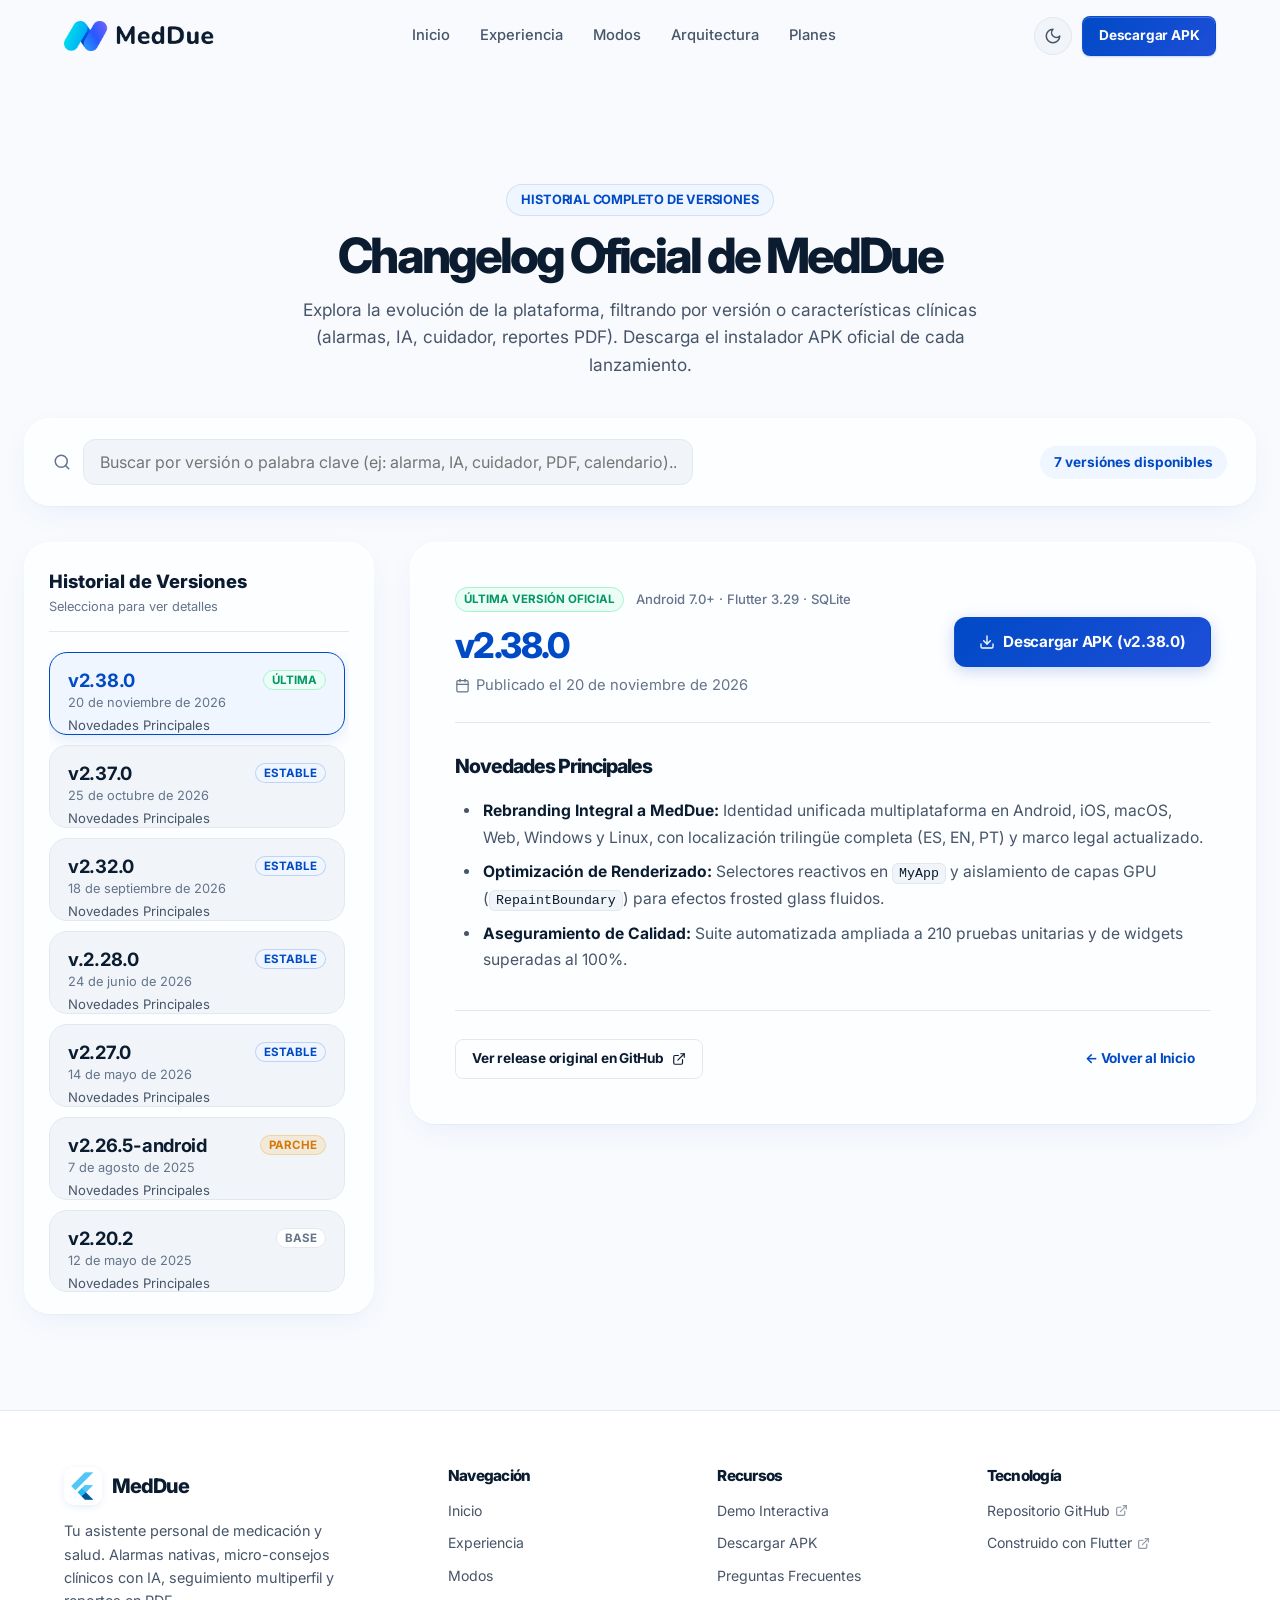
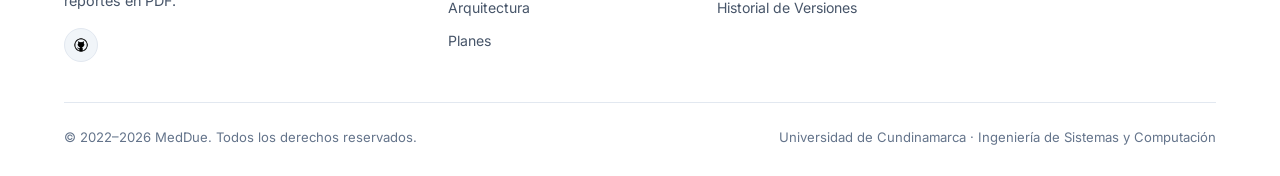
<file: changelog.html>
﻿<!DOCTYPE html>
<html lang="es" data-theme="light">
<head>
  <meta charset="UTF-8" />
  <meta name="viewport" content="width=device-width, initial-scale=1.0, viewport-fit=cover" />
  <meta name="description" content="Changelog Hub de MedDue - Historial completo de versiones, novedades, correcciones y descargas oficiales de APK." />
  <meta name="theme-color" content="#004ac6" />
  <script>
    const savedTheme = localStorage.getItem('meditime_theme');
    if (savedTheme === 'dark' || savedTheme === 'light') {
      document.documentElement.setAttribute('data-theme', savedTheme);
    } else if (window.matchMedia('(prefers-color-scheme: dark)').matches) {
      document.documentElement.setAttribute('data-theme', 'dark');
    }
  </script>
  <link rel="icon" href="images/meditime-icon.png" type="image/png" />
  <title>MedDue | Changelog Hub & Historial de Versiones</title>
  <link rel="preconnect" href="https://fonts.googleapis.com" />
  <link rel="preconnect" href="https://fonts.gstatic.com" crossorigin />
  <link href="https://fonts.googleapis.com/css2?family=Inter:wght@400;500;600;700;800&family=Plus+Jakarta+Sans:wght@400;500;600;700;800&display=swap" rel="stylesheet" />
  <link rel="stylesheet" href="styles.css?v=3.0.1" />
  <script src="scripts.js?v=3.0.0" defer></script>
  <style>
    @media (max-width: 768px) {
      #header-download-btn,
      .header-download-btn,
      .header-actions .btn-primary {
        display: none !important;
      }
      .menu-toggle-btn {
        display: flex !important;
        flex-shrink: 0 !important;
      }
      .theme-toggle-btn {
        display: flex !important;
        flex-shrink: 0 !important;
      }
      .header-actions {
        display: flex !important;
        align-items: center !important;
        gap: 10px !important;
        flex-shrink: 0 !important;
      }
      .brand-wrapper {
        flex-shrink: 0 !important;
        min-width: 0 !important;
      }
    }
  </style>
</head>
<body class="page-window">

  <!-- ==================== HEADER (APP BAR) ==================== -->
  <header class="header" role="banner">
    <div class="container">
      <a href="index.html" class="brand-wrapper header-brand" aria-label="Ir al inicio de MedDue">
        <img src="images/Group%201.png" alt="MedDue" class="header-wordmark" width="926" height="185" />
      </a>

      <!-- Desktop Navigation -->
      <nav class="nav-desktop" aria-label="Navegación principal">
        <a href="index.html" class="nav-link">Inicio</a>
        <a href="index.html#story" class="nav-link">Experiencia</a>
        <a href="modos.html" class="nav-link">Modos</a>
        <a href="arquitectura.html" class="nav-link">Arquitectura</a>
        <a href="index.html#pricing" class="nav-link">Planes</a>
      </nav>

      <!-- Actions: Theme toggle & CTA -->
      <div class="header-actions">
        <button id="theme-toggle" class="theme-toggle-btn" aria-label="Cambiar a modo oscuro" title="Cambiar tema">
          <svg width="20" height="20" viewBox="0 0 24 24" fill="none" stroke="currentColor" stroke-width="2" stroke-linecap="round" stroke-linejoin="round" aria-hidden="true"><path d="M12 3a6 6 0 0 0 9 9 9 9 0 1 1-9-9Z"/></svg>
        </button>
        <a id="header-download-btn" href="index.html#download" class="btn btn-primary btn-sm">Descargar APK</a>
        <button id="menu-toggle" class="menu-toggle-btn" aria-label="Abrir menú de navegación" aria-controls="mobile-nav" aria-expanded="false">
          <span></span>
          <span></span>
          <span></span>
        </button>
      </div>
    </div>
  </header>

  <!-- Mobile Drawer Navigation -->
  <div id="mobile-nav" class="mobile-nav" aria-label="Menú móvil">
    <a href="index.html" class="nav-link">Inicio</a>
    <a href="index.html#story" class="nav-link">Experiencia</a>
    <a href="modos.html" class="nav-link">Modos</a>
    <a href="arquitectura.html" class="nav-link">Arquitectura</a>
    <a href="index.html#pricing" class="nav-link">Planes</a>
    <a href="index.html#download" class="nav-link">Descargar APK</a>
  </div>

  <!-- ==================== CONTENIDO PRINCIPAL: CHANGELOG HUB ==================== -->
  <main id="main-content" style="padding-top: 112px; padding-bottom: 96px;">
    <div class="container-wide">
      
      <!-- Encabezado de la Ventana -->
      <div class="section-header" style="margin-bottom: 40px;">
        <div class="section-badge">Historial Completo de Versiones</div>
        <h1 class="section-title">Changelog Oficial de MedDue</h1>
        <p class="section-subtitle" style="max-width: 800px; margin: 0 auto;">
          Explora la evolución de la plataforma, filtrando por versión o características clínicas (alarmas, IA, cuidador, reportes PDF). Descarga el instalador APK oficial de cada lanzamiento.
        </p>
      </div>

      <!-- Barra de herramientas: Búsqueda y Contador -->
      <div class="hub-toolbar">
        <div class="hub-search-wrapper">
          <svg class="hub-search-icon" width="18" height="18" viewBox="0 0 24 24" fill="none" stroke="currentColor" stroke-width="2" stroke-linecap="round" stroke-linejoin="round" aria-hidden="true">
            <circle cx="11" cy="11" r="8"/><line x1="21" y1="21" x2="16.65" y2="16.65"/>
          </svg>
          <input
            id="changelog-search-input"
            type="text"
            class="hub-search-input"
            placeholder="Buscar por versión o palabra clave (ej: alarma, IA, cuidador, PDF, calendario)..."
            aria-label="Buscar en el historial de versiones"
          />
        </div>
        <div id="hub-version-count-badge" class="hub-version-count-badge">5 versiones disponibles</div>
      </div>

      <!-- Cuadrícula Maestro-Detalle -->
      <div class="changelog-hub-grid">
        <!-- Columna Izquierda: Lista de Versiones -->
        <aside class="changelog-hub-sidebar" aria-label="Lista de versiones">
          <div class="sidebar-header">
            <span class="sidebar-title">Historial de Versiones</span>
            <span class="sidebar-subtitle">Selecciona para ver detalles</span>
          </div>
          <div id="changelog-hub-list" class="changelog-hub-list" role="tablist">
            <!-- Versión v2.37.0 -->
            <button class="hub-version-item active" data-version="v2.37.0" role="tab" aria-selected="true">
              <div class="hub-item-top">
                <span class="hub-item-tag">v2.37.0</span>
                <span class="hub-item-badge badge-latest">Última</span>
              </div>
              <div class="hub-item-date">25 de octubre de 2026</div>
              <div class="hub-item-snippet">Diseño transmateria Frosted Glass, encapsulamiento One UI, racha gamificada y sustentación C3...</div>
            </button>

            <!-- Versión v2.32.0 -->
            <button class="hub-version-item" data-version="v2.32.0" role="tab" aria-selected="false">
              <div class="hub-item-top">
                <span class="hub-item-tag">v2.32.0</span>
                <span class="hub-item-badge badge-stable">Estable</span>
              </div>
              <div class="hub-item-date">18 de septiembre de 2026</div>
              <div class="hub-item-snippet">Motor de Micro-Consejos Farmacológicos con IA en tiempo real y soporte multiperfil...</div>
            </button>

            <!-- Versión v.2.28.0 -->
            <button class="hub-version-item" data-version="v.2.28.0" role="tab" aria-selected="false">
              <div class="hub-item-top">
                <span class="hub-item-tag">v.2.28.0</span>
                <span class="hub-item-badge badge-stable">Estable</span>
              </div>
              <div class="hub-item-date">28 de enero de 2026</div>
              <div class="hub-item-snippet">Alarmas nativas inquebrantables de hardware con bypass del Doze Mode y WAKE_LOCK...</div>
            </button>

            <!-- Versión v2.27.0 -->
            <button class="hub-version-item" data-version="v2.27.0" role="tab" aria-selected="false">
              <div class="hub-item-top">
                <span class="hub-item-tag">v2.27.0</span>
                <span class="hub-item-badge badge-stable">Estable</span>
              </div>
              <div class="hub-item-date">15 de noviembre de 2025</div>
              <div class="hub-item-snippet">Reportes Clínicos en PDF certificados con desglose de adherencia para consultas médicas...</div>
            </button>

            <!-- Versión v2.26.5 -->
            <button class="hub-version-item" data-version="v2.26.5" role="tab" aria-selected="false">
              <div class="hub-item-top">
                <span class="hub-item-tag">v2.26.5</span>
                <span class="hub-item-badge badge-patch">Parche</span>
              </div>
              <div class="hub-item-date">02 de septiembre de 2025</div>
              <div class="hub-item-snippet">Optimización de persistencia local SQLite y soporte multi-paciente sin conexión...</div>
            </button>

            <!-- Versión v2.20.2 -->
            <button class="hub-version-item" data-version="v2.20.2" role="tab" aria-selected="false">
              <div class="hub-item-top">
                <span class="hub-item-tag">v2.20.2</span>
                <span class="hub-item-badge badge-base">Base</span>
              </div>
              <div class="hub-item-date">12 de mayo de 2025</div>
              <div class="hub-item-snippet">Lanzamiento oficial de MedDue con gestión de recetas y notificaciones locales...</div>
            </button>
          </div>
        </aside>

        <!-- Columna Derecha: Panel de Detalle Enriquecido -->
        <section id="changelog-hub-detail" class="changelog-hub-detail-panel" aria-label="Detalle de versión">
          <div class="detail-header">
            <div class="detail-header-left">
              <div class="detail-badge-row">
                <span id="detail-version-badge" class="hub-item-badge badge-latest">Última Versión Oficial</span>
                <span class="detail-platform-tag">Android 7.0+ · Flutter 3.29 · SQLite</span>
              </div>
              <h2 id="detail-version-title" class="detail-title">v2.37.0</h2>
              <div id="detail-version-date" class="detail-date">
                <svg width="15" height="15" viewBox="0 0 24 24" fill="none" stroke="currentColor" stroke-width="2" stroke-linecap="round" stroke-linejoin="round" aria-hidden="true"><rect width="18" height="18" x="3" y="4" rx="2" ry="2"/><line x1="16" y1="2" x2="16" y2="6"/><line x1="8" y1="2" x2="8" y2="6"/><line x1="3" y1="10" x2="21" y2="10"/></svg>
                <span>Publicado el 25 de octubre de 2026</span>
              </div>
            </div>

            <div class="detail-header-right">
              <a id="detail-apk-download-btn" href="https://github.com/JDkinior/MediTime/releases/latest" class="btn btn-primary btn-glow" target="_blank" rel="noopener noreferrer">
                <svg width="16" height="16" viewBox="0 0 24 24" fill="none" stroke="currentColor" stroke-width="2" stroke-linecap="round" stroke-linejoin="round" aria-hidden="true"><path d="M21 15v4a2 2 0 0 1-2 2H5a2 2 0 0 1-2-2v-4"/><polyline points="7 10 12 15 17 10"/><line x1="12" y1="15" x2="12" y2="3"/></svg>
                <span>Descargar APK (v2.37.0)</span>
              </a>
            </div>
          </div>

          <!-- Cuerpo con notas y desglose de cambios -->
          <div id="detail-version-body" class="detail-body">
            <h3>Novedades Principales</h3>
            <ul>
              <li><strong>Diseño Transmateria y Frosted Glass:</strong> Hojas modales con desenfoque gaussiano de 20px (<code>FrostedGlassBottomSheet</code> con <code>BackdropFilter</code>), gradiente adaptativo y atenuación de fondo.</li>
              <li><strong>Navegación Fluida Samsung One UI:</strong> Encapsulamiento en <code>ModernAppBar</code> (<code>encapsulateOnScroll</code>) con disolución gradual de título y botones circulares flotantes en cápsula translúcida.</li>
              <li><strong>Celebración de Racha Estilo Gamificación:</strong> Hoja modal Duolingo-style (<code>StreakCelebrationSheet</code>) con física spring y retroalimentación háptica táctil.</li>
              <li><strong>Acordeones con Barra de Progreso Segmentada:</strong> Desglose visual multi-estado continuo (cumplidas, omitidas, notificadas y aplazadas) en <code>TreatmentAccordionCard</code>.</li>
            </ul>

            <h3>Calidad, Pruebas y Sustentación C3</h3>
            <ul>
              <li><strong>205 Pruebas Automatizadas:</strong> Suite completa de pruebas unitarias y de widgets pasando al 100% con 0 advertencias de análisis estático.</li>
              <li><strong>Diapositivas y Guía Institucional Oficial:</strong> Material de defensa académica C3 en PPTX y PDF calibrado a 15 minutos exactos.</li>
              <li>Compatibilidad completa probada en Android 14 y 15.</li>
            </ul>
          </div>

          <div class="detail-footer">
            <a id="detail-github-release-link" href="https://github.com/JDkinior/MediTime/releases/tag/v2.37.0" target="_blank" rel="noopener noreferrer" class="btn btn-outline btn-sm">
              <span>Ver release original en GitHub</span>
              <svg width="14" height="14" viewBox="0 0 24 24" fill="none" stroke="currentColor" stroke-width="2" stroke-linecap="round" stroke-linejoin="round" aria-hidden="true"><path d="M18 13v6a2 2 0 0 1-2 2H5a2 2 0 0 1-2-2V8a2 2 0 0 1 2-2h6"/><polyline points="15 3 21 3 21 9"/><line x1="10" y1="14" x2="21" y2="3"/></svg>
            </a>
            <a href="index.html" class="btn btn-ghost btn-sm">
              <span>← Volver al Inicio</span>
            </a>
          </div>
        </section>
      </div>

    </div>
  </main>

  <!-- ==================== FOOTER ==================== -->
  <footer class="footer" role="contentinfo">
    <div class="container">
      <div class="footer-top">
        <div class="footer-brand">
          <div class="brand-wrapper">
            <img src="images/meditime-icon.png" alt="Logo de MedDue" class="brand-icon" width="38" height="38" />
            <span class="brand-title">MedDue</span>
          </div>
          <p>
            Tu asistente personal de medicación y salud. Alarmas nativas, micro-consejos clínicos con IA, seguimiento multiperfil y reportes en PDF.
          </p>
          <div style="display: flex; gap: 12px;">
            <a href="https://github.com/JDkinior/MediTime" target="_blank" rel="noopener noreferrer" class="social-btn" aria-label="GitHub de MedDue">
              <img src="images/github-icon.png" alt="GitHub" width="18" height="18" />
            </a>
          </div>
        </div>

        <div class="footer-col">
          <h4>Navegación</h4>
          <div class="footer-links">
            <a href="index.html" class="footer-link">Inicio</a>
            <a href="index.html#story" class="footer-link">Experiencia</a>
            <a href="modos.html" class="footer-link">Modos</a>
            <a href="arquitectura.html" class="footer-link">Arquitectura</a>
            <a href="index.html#pricing" class="footer-link">Planes</a>
          </div>
        </div>

        <div class="footer-col">
          <h4>Recursos</h4>
          <div class="footer-links">
            <a href="index.html#app" class="footer-link">Demo Interactiva</a>
            <a href="index.html#download" class="footer-link">Descargar APK</a>
            <a href="index.html#faq" class="footer-link">Preguntas Frecuentes</a>
            <a href="changelog.html" class="footer-link">Historial de Versiones</a>
          </div>
        </div>

        <div class="footer-col">
          <h4>Tecnología</h4>
          <div class="footer-links">
            <a href="https://github.com/JDkinior/MediTime" target="_blank" rel="noopener noreferrer" class="footer-link">
              <span>Repositorio GitHub</span>
              <span class="external-icon" aria-hidden="true"><svg width="13" height="13" viewBox="0 0 24 24" fill="none" stroke="currentColor" stroke-width="2.2" stroke-linecap="round" stroke-linejoin="round"><path d="M18 13v6a2 2 0 0 1-2 2H5a2 2 0 0 1-2-2V8a2 2 0 0 1 2-2h6"/><polyline points="15 3 21 3 21 9"/><line x1="10" y1="14" x2="21" y2="3"/></svg></span>
            </a>
            <a href="https://flutter.dev/" target="_blank" rel="noopener noreferrer" class="footer-link">
              <span>Construido con Flutter</span>
              <span class="external-icon" aria-hidden="true"><svg width="13" height="13" viewBox="0 0 24 24" fill="none" stroke="currentColor" stroke-width="2.2" stroke-linecap="round" stroke-linejoin="round"><path d="M18 13v6a2 2 0 0 1-2 2H5a2 2 0 0 1-2-2V8a2 2 0 0 1 2-2h6"/><polyline points="15 3 21 3 21 9"/><line x1="10" y1="14" x2="21" y2="3"/></svg></span>
            </a>
          </div>
        </div>
      </div>

      <div class="footer-bottom">
        <p>&copy; 2022–2026 MedDue. Todos los derechos reservados.</p>
        <p>Universidad de Cundinamarca · Ingeniería de Sistemas y Computación</p>
      </div>
    </div>
  </footer>

</body>
</html>
</file>
<file: styles.css>
/* ==========================================================================
   MEDITIME - CLINICAL WARMTH & MODERN MINIMALIST DESIGN SYSTEM
   Redesigned following Emil Kowalski's Design Engineering & Motion Philosophy
   ========================================================================== */

/* --- 1. DESIGN TOKENS & EMIL KOWALSKI EASING CURVES --- */
:root {
  /* Emil Kowalski Custom Easing Curves */
  --ease-out: cubic-bezier(0.23, 1, 0.32, 1);        /* Strong, responsive ease-out for UI */
  --ease-in-out: cubic-bezier(0.77, 0, 0.175, 1);    /* Strong ease-in-out for on-screen movement */
  --ease-drawer: cubic-bezier(0.32, 0.72, 0, 1);     /* iOS-like drawer & sheet curve */

  /* Emil Kowalski Duration Tokens (strictly <= 300ms for UI snappiness) */
  --duration-press: 120ms;
  --duration-fast: 160ms;
  --duration-normal: 220ms;
  --duration-modal: 280ms;

  /* Typography: Apple Health & Linear High-Craft Feel */
  --font-display: 'Inter', -apple-system, BlinkMacSystemFont, 'SF Pro Display', 'Segoe UI', Roboto, sans-serif;
  --font-body: 'Plus Jakarta Sans', 'Inter', -apple-system, BlinkMacSystemFont, 'SF Pro Text', 'Segoe UI', Roboto, sans-serif;
  --font-mono: 'SF Mono', 'Fira Code', 'JetBrains Mono', Menlo, Consolas, monospace;

  /* Colors - Light Theme (Serene Health & Clinical Warmth) */
  --bg-body: #f8fafd;
  --bg-surface: #ffffff;
  --bg-surface-elevated: #ffffff;
  --bg-surface-subtle: #f1f5f9;
  --bg-surface-high: #e2e8f0;

  --border-subtle: #e2e8f0;
  --border-hover: #cbd5e1;
  --border-focus: #004ac6;

  --text-main: #0b1c30;
  --text-muted: #475569;
  --text-light: #64748b;
  --text-inverse: #ffffff;

  /* Primary Brand (Clinical Trust Blue) */
  --primary: #004ac6;
  --primary-hover: #003ea8;
  --primary-light: #eff6ff;
  --primary-glow: rgba(0, 74, 198, 0.16);
  --primary-gradient: linear-gradient(135deg, #004ac6 0%, #1d4ed8 100%);
  --accent-cyan: #0ea5e9;

  /* Accent Themes (Specialized Modes) */
  --caregiver: #7c3aed;
  --caregiver-light: #f5f3ff;
  --caregiver-border: #ddd6fe;

  --pet-green: #059669;
  --pet-light: #ecfdf5;
  --pet-border: #a7f3d0;

  --warning-amber: #d97706;
  --warning-light: #fffbeb;

  --error-red: #dc2626;
  --error-light: #fef2f2;

  /* Refined, Layered Shadows */
  --shadow-sm: 0 1px 2px rgba(11, 28, 48, 0.05);
  --shadow-md: 0 4px 12px -2px rgba(11, 28, 48, 0.08), 0 2px 4px -1px rgba(11, 28, 48, 0.04);
  --shadow-lg: 0 12px 28px -6px rgba(11, 28, 48, 0.1), 0 4px 8px -2px rgba(11, 28, 48, 0.04);
  --shadow-xl: 0 24px 48px -12px rgba(11, 28, 48, 0.15);
  --shadow-glow: 0 8px 24px rgba(0, 74, 198, 0.22);

  /* Radius Tokens */
  --radius-xs: 6px;
  --radius-sm: 8px;
  --radius-md: 12px;
  --radius-lg: 18px;
  --radius-xl: 26px;
  --radius-pill: 9999px;

  /* Apple-grade Frosted Glass (Vibrancy & Specular Inset) */
  --nav-bg: rgba(255, 255, 255, 0.78);
  --nav-border: rgba(226, 232, 240, 0.75);
  --glass-bg: rgba(255, 255, 255, 0.74);
  --glass-bg-elevated: rgba(255, 255, 255, 0.88);
  --glass-border: rgba(255, 255, 255, 0.85);
  --glass-border-subtle: rgba(226, 232, 240, 0.65);
  --glass-highlight: inset 0 1px 0 0 rgba(255, 255, 255, 0.95);
  --glass-blur: blur(24px) saturate(190%);
  --glass-shadow: 0 10px 32px -8px rgba(0, 74, 198, 0.08), 0 1px 2px 0 rgba(11, 28, 48, 0.04);
  --glass-shadow-hover: 0 16px 40px -10px rgba(0, 74, 198, 0.12), 0 2px 6px 0 rgba(11, 28, 48, 0.05);

  /* Backwards compatibility aliases */
  --glass-surface: var(--glass-bg);
  --glass-surface-strong: var(--glass-bg-elevated);
  --transition-fast: var(--duration-fast) var(--ease-out);
  --transition-normal: var(--duration-normal) var(--ease-out);
  --transition-slow: var(--duration-modal) var(--ease-out);
}

/* Colors - Dark Theme (Midnight Clinical) */
[data-theme="dark"] {
  --bg-body: #090d16;
  --bg-surface: #111827;
  --bg-surface-elevated: #162032;
  --bg-surface-subtle: #141d2e;
  --bg-surface-high: #1e293b;

  --border-subtle: #1e293b;
  --border-hover: #334155;
  --border-focus: #3b82f6;

  --text-main: #f8fafc;
  --text-muted: #94a3b8;
  --text-light: #64748b;
  --text-inverse: #0b1c30;

  --primary: #3b82f6;
  --primary-hover: #60a5fa;
  --primary-light: rgba(59, 130, 246, 0.12);
  --primary-glow: rgba(59, 130, 246, 0.25);
  --primary-gradient: linear-gradient(135deg, #2563eb 0%, #3b82f6 100%);
  --accent-cyan: #38bdf8;

  --caregiver: #a855f7;
  --caregiver-light: rgba(168, 85, 247, 0.14);
  --caregiver-border: #4c1d95;

  --pet-green: #10b981;
  --pet-light: rgba(16, 185, 129, 0.14);
  --pet-border: #064e3b;

  --shadow-sm: 0 1px 3px rgba(0, 0, 0, 0.35);
  --shadow-md: 0 4px 14px -2px rgba(0, 0, 0, 0.45);
  --shadow-lg: 0 12px 30px -6px rgba(0, 0, 0, 0.55);
  --shadow-xl: 0 24px 50px -12px rgba(0, 0, 0, 0.7);
  --shadow-glow: 0 8px 24px rgba(59, 130, 246, 0.3);

  /* Apple-grade Frosted Glass Dark */
  --nav-bg: rgba(15, 23, 42, 0.78);
  --nav-border: rgba(255, 255, 255, 0.10);
  --glass-bg: rgba(17, 24, 39, 0.72);
  --glass-bg-elevated: rgba(22, 32, 50, 0.85);
  --glass-border: rgba(255, 255, 255, 0.12);
  --glass-border-subtle: rgba(255, 255, 255, 0.08);
  --glass-highlight: inset 0 1px 0 0 rgba(255, 255, 255, 0.16);
  --glass-blur: blur(24px) saturate(190%);
  --glass-shadow: 0 14px 40px -10px rgba(0, 0, 0, 0.55), 0 1px 3px 0 rgba(0, 0, 0, 0.35);
  --glass-shadow-hover: 0 20px 48px -10px rgba(0, 0, 0, 0.7), 0 2px 8px 0 rgba(0, 0, 0, 0.45);

  --glass-surface: var(--glass-bg);
  --glass-surface-strong: var(--glass-bg-elevated);
}

/* Modos Specialized Themes - Light Mode (High Contrast & Apple Glass) */
body.modes-theme-caregiver {
  --bg-body: #faf7ff;
  --bg-surface: rgba(255, 255, 255, 0.82);
  --bg-surface-elevated: #ffffff;
  --bg-surface-subtle: #f5f0ff;
  --bg-surface-high: #ebe2ff;
  --border-subtle: #ddd6fe;
  --border-hover: #c4b5fd;
  --border-focus: #7c3aed;
  --primary: #7c3aed;
  --primary-hover: #6d28d9;
  --primary-light: #f5f3ff;
  --primary-glow: rgba(124, 58, 237, 0.18);
  --primary-gradient: linear-gradient(135deg, #7c3aed 0%, #a855f7 100%);
  --shadow-glow: 0 8px 24px rgba(124, 58, 237, 0.25);
  --text-main: #1f143d;
  --text-muted: #5e4f7a;
  --text-light: #7b6f95;
  --nav-bg: rgba(250, 247, 255, 0.82);
  --nav-border: rgba(221, 214, 254, 0.85);
  --glass-bg: rgba(255, 255, 255, 0.76);
  --glass-border: rgba(221, 214, 254, 0.8);
  --glass-highlight: inset 0 1px 0 rgba(255, 255, 255, 0.95);
  --glass-shadow: 0 10px 30px -8px rgba(124, 58, 237, 0.10);
}

body.modes-theme-pets {
  --bg-body: #f4fcf8;
  --bg-surface: rgba(255, 255, 255, 0.82);
  --bg-surface-elevated: #ffffff;
  --bg-surface-subtle: #edfaf3;
  --bg-surface-high: #d9f5e6;
  --border-subtle: #a7f3d0;
  --border-hover: #6ee7b7;
  --border-focus: #059669;
  --primary: #059669;
  --primary-hover: #047857;
  --primary-light: #ecfdf5;
  --primary-glow: rgba(5, 150, 105, 0.18);
  --primary-gradient: linear-gradient(135deg, #059669 0%, #10b981 100%);
  --shadow-glow: 0 8px 24px rgba(5, 150, 105, 0.25);
  --text-main: #072e20;
  --text-muted: #2d5a49;
  --text-light: #497a67;
  --nav-bg: rgba(244, 252, 248, 0.82);
  --nav-border: rgba(167, 243, 208, 0.85);
  --glass-bg: rgba(255, 255, 255, 0.76);
  --glass-border: rgba(167, 243, 208, 0.8);
  --glass-highlight: inset 0 1px 0 rgba(255, 255, 255, 0.95);
  --glass-shadow: 0 10px 30px -8px rgba(5, 150, 105, 0.10);
}

/* Modos Specialized Themes - Dark Mode (Full Palette & Accessible Contrast) */
[data-theme="dark"] body.modes-theme-caregiver {
  --bg-body: #0c0916;
  --bg-surface: rgba(23, 18, 38, 0.75);
  --bg-surface-elevated: #221b36;
  --bg-surface-subtle: #1c152e;
  --bg-surface-high: #2d2247;
  --border-subtle: #4c1d95;
  --border-hover: #6d28d9;
  --border-focus: #a855f7;
  --primary: #a855f7;
  --primary-hover: #c084fc;
  --primary-light: rgba(168, 85, 247, 0.15);
  --primary-glow: rgba(168, 85, 247, 0.35);
  --primary-gradient: linear-gradient(135deg, #7c3aed 0%, #a855f7 100%);
  --shadow-glow: 0 8px 24px rgba(168, 85, 247, 0.35);
  --text-main: #f5f3ff;
  --text-muted: #c4b5fd;
  --text-light: #a78bfa;
  --nav-bg: rgba(12, 9, 22, 0.82);
  --nav-border: rgba(76, 29, 149, 0.8);
  --glass-bg: rgba(23, 18, 38, 0.72);
  --glass-border: rgba(168, 85, 247, 0.22);
  --glass-highlight: inset 0 1px 0 rgba(255, 255, 255, 0.15);
  --glass-shadow: 0 12px 36px -8px rgba(0, 0, 0, 0.65);
}

[data-theme="dark"] body.modes-theme-pets {
  --bg-body: #06140e;
  --bg-surface: rgba(12, 33, 24, 0.75);
  --bg-surface-elevated: #16402e;
  --bg-surface-subtle: #0f2c1f;
  --bg-surface-high: #1c4d38;
  --border-subtle: #064e3b;
  --border-hover: #047857;
  --border-focus: #10b981;
  --primary: #10b981;
  --primary-hover: #34d399;
  --primary-light: rgba(16, 185, 129, 0.15);
  --primary-glow: rgba(16, 185, 129, 0.35);
  --primary-gradient: linear-gradient(135deg, #059669 0%, #10b981 100%);
  --shadow-glow: 0 8px 24px rgba(16, 185, 129, 0.35);
  --text-main: #ecfdf5;
  --text-muted: #a7f3d0;
  --text-light: #6ee7b7;
  --nav-bg: rgba(6, 20, 14, 0.82);
  --nav-border: rgba(6, 78, 59, 0.8);
  --glass-bg: rgba(12, 33, 24, 0.72);
  --glass-border: rgba(16, 185, 129, 0.22);
  --glass-highlight: inset 0 1px 0 rgba(255, 255, 255, 0.15);
  --glass-shadow: 0 12px 36px -8px rgba(0, 0, 0, 0.65);
}

/* --- 2. BASE & RESET (EMIL KOWALSKI MOBILE-NATIVE BASELINE) --- */
*, *::before, *::after {
  box-sizing: border-box;
  margin: 0;
  padding: 0;
}

html {
  scroll-behavior: smooth;
  scroll-padding-top: 84px;
  -webkit-tap-highlight-color: transparent; /* Emil Rule 2: kill mobile tap flash */
  -webkit-text-size-adjust: 100%;           /* Emil Baseline: no font inflation in landscape */
  overflow-x: hidden;
  width: 100%;
  max-width: 100%;
}

body {
  font-family: 'Inter', -apple-system, BlinkMacSystemFont, 'Segoe UI', Roboto, Helvetica, Arial, sans-serif;
  background-color: var(--bg-body);
  color: var(--text-main);
  line-height: 1.6;
  font-size: 16px;
  overflow-x: hidden;
  width: 100%;
  max-width: 100%;
  position: relative;
  -webkit-font-smoothing: antialiased;
  -moz-osx-font-smoothing: grayscale;
  transition: background-color var(--duration-normal) ease, color var(--duration-normal) ease;
}

/* Emil Rule 4: never zoom into input on iOS Safari (< 16px triggers zoom) */
input, textarea, select {
  font-size: 16px !important;
  font-family: inherit;
}

/* Emil Rule 5 & 8: instant tap feedback + no text selection on controls */
button, a, [role="button"], .showcase-tab, .sim-nav-btn, .prompt-chip, .swipe-dot {
  touch-action: manipulation;
  user-select: none;
  -webkit-user-select: none;
  -webkit-touch-callout: none;
}

main {
  position: relative;
  overflow-x: hidden;
  width: 100%;
  max-width: 100%;
}

section[id] {
  scroll-margin-top: 84px;
}

#pricing {
  scroll-margin-top: 24px;
}

img, svg {
  display: block;
  max-width: 100%;
}

a {
  color: inherit;
  text-decoration: none;
}

button {
  font-family: inherit;
  cursor: pointer;
  border: none;
  background: none;
}

ul, ol {
  list-style: none;
}

.container {
  width: 100%;
  max-width: 1200px;
  margin: 0 auto;
  padding: 0 24px;
}

.container-wide {
  width: 100%;
  max-width: 1360px;
  margin: 0 auto;
  padding: 0 24px;
}

/* --- 3. TYPOGRAPHY & HEADINGS (CRAFT TASTE & TIGHT TRACKING) --- */
h1, h2, h3, h4, h5, h6 {
  font-weight: 700;
  line-height: 1.2;
  color: var(--text-main);
  letter-spacing: -0.025em;
}

.section-header {
  text-align: center;
  max-width: 700px;
  margin: 0 auto 52px;
}

.section-badge {
  display: inline-flex;
  align-items: center;
  gap: 8px;
  padding: 5px 14px;
  background: var(--primary-light);
  color: var(--primary);
  border: 1px solid rgba(0, 74, 198, 0.12);
  border-radius: var(--radius-pill);
  font-size: 0.8rem;
  font-weight: 600;
  text-transform: uppercase;
  letter-spacing: 0.04em;
  margin-bottom: 14px;
}

.section-title {
  font-family: var(--font-display);
  font-size: clamp(2.2rem, 3.8vw, 3.35rem);
  font-weight: 800;
  letter-spacing: -0.06em;
  line-height: 1.05;
  text-wrap: balance;
  color: var(--text-main);
  margin-bottom: 14px;
}

.section-subtitle {
  font-size: 1.08rem;
  color: var(--text-muted);
  line-height: 1.6;
}

/* Clean, elegant gradient text without perpetual noisy animation */
.text-gradient {
  background: linear-gradient(135deg, #0ea5e9 0%, #2563eb 50%, #1d4ed8 100%);
  -webkit-background-clip: text;
  background-clip: text;
  -webkit-text-fill-color: transparent;
  color: transparent;
  display: inline-block;
  padding: 0.06em 0.18em 0.28em 0.02em;
  margin: -0.06em -0.04em -0.28em -0.02em;
  vertical-align: baseline;
  box-decoration-break: clone;
  -webkit-box-decoration-break: clone;
}

[data-theme="dark"] .text-gradient {
  background: linear-gradient(135deg, #38bdf8 0%, #60a5fa 50%, #93c5fd 100%);
  -webkit-background-clip: text;
  background-clip: text;
  -webkit-text-fill-color: transparent;
  color: transparent;
  display: inline-block;
  padding: 0.06em 0.18em 0.28em 0.02em;
  margin: -0.06em -0.04em -0.28em -0.02em;
  vertical-align: baseline;
  box-decoration-break: clone;
  -webkit-box-decoration-break: clone;
}

/* --- 4. BUTTONS & ACTIONS (EMIL KOWALSKI TACTILE FEEDBACK) --- */
.btn {
  display: inline-flex;
  align-items: center;
  justify-content: center;
  gap: 8px;
  font-weight: 600;
  font-size: 0.95rem;
  padding: 12px 24px;
  border-radius: var(--radius-md);
  text-align: center;
  cursor: pointer;
  white-space: nowrap;
  border: 1px solid transparent;
  /* Specific properties; avoid transition: all */
  transition: transform var(--duration-press) var(--ease-out),
              background-color var(--duration-fast) ease,
              border-color var(--duration-fast) ease,
              box-shadow var(--duration-fast) ease,
              color var(--duration-fast) ease;
  will-change: transform;
}

/* Emil Rule: signature tactile press feedback on active state */
.btn:active {
  transform: scale(0.97);
}

.btn-primary {
  background: var(--primary-gradient);
  color: #ffffff;
  box-shadow: 0 1px 2px rgba(0, 74, 198, 0.2), inset 0 1px 0 rgba(255, 255, 255, 0.2);
}

/* Gate hover states strictly behind fine pointer query (Emil Rule 1) */
@media (hover: hover) and (pointer: fine) {
  .btn-primary:hover {
    box-shadow: 0 6px 18px var(--primary-glow), inset 0 1px 0 rgba(255, 255, 255, 0.3);
    transform: translateY(-1px);
  }
  .btn-primary:active {
    transform: scale(0.97);
  }
}

.btn-secondary {
  background: var(--bg-surface);
  color: var(--text-main);
  border-color: var(--border-subtle);
  box-shadow: var(--shadow-sm);
}

@media (hover: hover) and (pointer: fine) {
  .btn-secondary:hover {
    background: var(--bg-surface-subtle);
    border-color: var(--border-hover);
    transform: translateY(-1px);
  }
  .btn-secondary:active {
    transform: scale(0.97);
  }
}

.btn-ghost {
  background: transparent;
  color: var(--primary);
  padding: 8px 16px;
}

@media (hover: hover) and (pointer: fine) {
  .btn-ghost:hover {
    background: var(--primary-light);
  }
}

.btn-outline {
  background: transparent;
  color: var(--text-main);
  border-color: var(--border-subtle);
}

@media (hover: hover) and (pointer: fine) {
  .btn-outline:hover {
    background: var(--bg-surface-subtle);
    border-color: var(--border-hover);
    color: var(--primary);
  }
}

.btn-lg {
  padding: 14px 28px;
  font-size: 1.02rem;
  border-radius: var(--radius-md);
}

.btn-sm {
  padding: 8px 16px;
  font-size: 0.85rem;
  border-radius: var(--radius-sm);
}

.btn-glow {
  box-shadow: 0 4px 16px rgba(0, 74, 198, 0.22);
}

@media (hover: hover) and (pointer: fine) {
  .btn-glow:hover {
    box-shadow: 0 8px 24px rgba(0, 74, 198, 0.35);
    transform: translateY(-1px);
  }
}

.btn-icon {
  display: inline-flex;
  align-items: center;
  justify-content: center;
  flex-shrink: 0;
}

.btn-block {
  width: 100%;
}

/* --- 5. HEADER & NAVIGATION --- */
.header {
  position: fixed;
  top: 0;
  left: 0;
  right: 0;
  font-family: inherit; /* Consistent typography */
  height: 72px;
  min-height: 72px;
  z-index: 1000;
  background: transparent;
  border-bottom: 1px solid transparent;
  transition: background-color var(--duration-normal) ease,
              border-color var(--duration-normal) ease,
              box-shadow var(--duration-normal) ease;
}

.header.scrolled {
  background: var(--glass-surface-strong);
  backdrop-filter: blur(20px) saturate(160%);
  -webkit-backdrop-filter: blur(20px) saturate(160%);
  border-bottom-color: var(--border-subtle);
  box-shadow: var(--shadow-sm);
}

.header .container {
  display: flex;
  align-items: center;
  justify-content: space-between;
  height: 72px;
  min-height: 72px;
}

.brand-wrapper {
  display: flex;
  align-items: center;
  gap: 10px;
  flex-shrink: 0;
}

.header-brand {
  position: relative;
  flex: 0 0 auto;
}

.header-wordmark {
  display: block;
  width: clamp(124px, 12vw, 150px);
  height: auto;
}

@supports (mask-image: linear-gradient(#000, #000)) or (-webkit-mask-image: linear-gradient(#000, #000)) {
  html[data-theme="light"] .header-wordmark {
    clip-path: inset(0 66% 0 0);
  }

  html[data-theme="light"] .header-brand::after {
    content: "";
    position: absolute;
    inset: 0;
    pointer-events: none;
    background: var(--text-main);
    -webkit-mask: url("images/Group%201.png") center / contain no-repeat;
    mask: url("images/Group%201.png") center / contain no-repeat;
    clip-path: inset(0 0 0 34%);
  }
}

.brand-icon {
  width: 38px;
  height: 38px;
  border-radius: 10px;
  object-fit: cover;
  flex-shrink: 0;
  box-shadow: 0 2px 8px -2px var(--primary-glow);
  transition: transform var(--duration-fast) var(--ease-out);
}

@media (hover: hover) and (pointer: fine) {
  .brand-wrapper:hover .brand-icon {
    transform: scale(1.04);
  }
}

.brand-title {
  font-size: 1.25rem;
  font-weight: 800;
  letter-spacing: 0.02em;
  display: flex;
  align-items: center;
  white-space: nowrap;
  color: var(--text-main);
}

.nav-desktop {
  display: flex;
  align-items: center;
  gap: 2px;
  white-space: nowrap;
}

.nav-link {
  font-size: 0.92rem;
  font-weight: 500;
  color: var(--text-muted);
  position: relative;
  padding: 7px 14px;
  border-radius: var(--radius-pill);
  transition: color var(--duration-fast) ease, background-color var(--duration-fast) ease;
}

@media (hover: hover) and (pointer: fine) {
  .nav-link:hover {
    background: var(--bg-surface-subtle);
    color: var(--text-main);
  }
}

.nav-desktop .nav-link.active {
  background: var(--primary-light);
  color: var(--primary);
  font-weight: 600;
}

.header-actions {
  display: flex;
  align-items: center;
  gap: 10px;
}

/* Theme Toggle Button (Refined micro-interaction) */
.theme-toggle-btn {
  width: 38px;
  height: 38px;
  border-radius: 50%;
  background: var(--bg-surface-subtle);
  border: 1px solid var(--border-subtle);
  color: var(--text-muted);
  display: flex;
  align-items: center;
  justify-content: center;
  cursor: pointer;
  transition: transform var(--duration-press) var(--ease-out),
              background-color var(--duration-fast) ease,
              border-color var(--duration-fast) ease,
              color var(--duration-fast) ease;
}

.theme-toggle-btn:active {
  transform: scale(0.92);
}

@media (hover: hover) and (pointer: fine) {
  .theme-toggle-btn:hover {
    background: var(--primary-light);
    border-color: var(--border-focus);
    color: var(--primary);
  }
}

.theme-toggle-btn svg {
  width: 18px;
  height: 18px;
  stroke: currentColor;
  display: block;
}

/* Mobile Menu Toggle Button */
.menu-toggle-btn {
  display: none;
  width: 38px;
  height: 38px;
  border-radius: var(--radius-sm);
  background: var(--bg-surface-subtle);
  border: 1px solid var(--border-subtle);
  flex-direction: column;
  justify-content: center;
  align-items: center;
  gap: 5px;
  padding: 8px;
  cursor: pointer;
  transition: background-color var(--duration-fast) ease, border-color var(--duration-fast) ease;
}

.menu-toggle-btn:active {
  transform: scale(0.94);
}

.menu-toggle-btn span {
  display: block;
  width: 20px;
  height: 2px;
  background: var(--text-main);
  transition: transform var(--duration-fast) var(--ease-out), opacity var(--duration-fast) ease;
  border-radius: 2px;
}

.menu-toggle-btn.active span:nth-child(1) {
  transform: translateY(7px) rotate(45deg);
}
.menu-toggle-btn.active span:nth-child(2) {
  opacity: 0;
  transform: scaleX(0.5);
}
.menu-toggle-btn.active span:nth-child(3) {
  transform: translateY(-7px) rotate(-45deg);
}

/* Mobile Drawer (Emil Kowalski snappy stagger < 250ms total) */
.mobile-nav {
  position: fixed;
  top: 72px;
  left: 0;
  right: 0;
  bottom: 0;
  z-index: 999;
  display: flex;
  flex-direction: column;
  padding: 24px 20px 32px;
  gap: 6px;
  background: var(--bg-surface);
  border-top: 1px solid var(--border-subtle);
  overflow-y: auto;
  transform: translateY(-10px);
  opacity: 0;
  visibility: hidden;
  pointer-events: none;
  transition: transform var(--duration-fast) var(--ease-out),
              opacity var(--duration-fast) ease,
              visibility var(--duration-fast) ease;
}

.mobile-nav.active {
  transform: translateY(0);
  opacity: 1;
  visibility: visible;
  pointer-events: auto;
}

.mobile-nav .nav-link {
  display: flex;
  align-items: center;
  justify-content: space-between;
  font-size: 1.15rem;
  font-weight: 600;
  padding: 14px 16px;
  border-radius: var(--radius-md);
  color: var(--text-main);
  opacity: 0;
  transform: translateY(12px);
  transition: background-color var(--duration-fast) ease;
}

.mobile-nav.active .nav-link {
  animation: mobile-nav-reveal 0.22s var(--ease-out) forwards;
}

/* Emil Kowalski Rule: short 30ms stagger delays */
.mobile-nav.active .nav-link:nth-child(1) { animation-delay: 0.02s; }
.mobile-nav.active .nav-link:nth-child(2) { animation-delay: 0.05s; }
.mobile-nav.active .nav-link:nth-child(3) { animation-delay: 0.08s; }
.mobile-nav.active .nav-link:nth-child(4) { animation-delay: 0.11s; }
.mobile-nav.active .nav-link:nth-child(5) { animation-delay: 0.14s; }
.mobile-nav.active .nav-link:nth-child(6) { animation-delay: 0.17s; }
.mobile-nav.active .nav-link:nth-child(7) { animation-delay: 0.20s; }

@keyframes mobile-nav-reveal {
  from {
    opacity: 0;
    transform: translateY(12px);
  }
  to {
    opacity: 1;
    transform: translateY(0);
  }
}

/* --- 6. HERO SECTION --- */
.hero {
  position: relative;
  min-height: calc(100vh - 72px);
  min-height: calc(100dvh - 72px);
  display: flex;
  align-items: center;
  justify-content: center;
  padding: clamp(20px, 3vh, 44px) 0;
  margin-top: 72px;
  overflow: visible;
  box-sizing: border-box;
}

.hero-ambient-glow {
  position: absolute;
  top: -120px;
  right: 5%;
  width: 520px;
  height: 520px;
  background: radial-gradient(circle, rgba(0, 74, 198, 0.09) 0%, rgba(14, 165, 233, 0.04) 50%, transparent 70%);
  border-radius: 50%;
  pointer-events: none;
  z-index: 0;
}

[data-theme="dark"] .hero-ambient-glow {
  background: radial-gradient(circle, rgba(59, 130, 246, 0.14) 0%, rgba(56, 189, 248, 0.05) 50%, transparent 70%);
}

.hero .container {
  position: relative;
  z-index: 1;
  width: 100%;
  display: grid;
  grid-template-columns: minmax(0, 1.15fr) minmax(0, 0.85fr);
  align-items: center;
  gap: clamp(32px, 4vw, 56px);
}

.hero-content {
  display: flex;
  flex-direction: column;
  align-items: flex-start;
}

.hero-tag {
  display: inline-flex;
  align-items: center;
  gap: 8px;
  padding: 6px 16px;
  background: var(--bg-surface);
  border: 1px solid var(--border-subtle);
  border-radius: var(--radius-pill);
  font-size: 0.85rem;
  font-weight: 600;
  box-shadow: var(--shadow-sm);
  margin-bottom: 20px;
}

.hero-tag-pulse {
  width: 8px;
  height: 8px;
  border-radius: 50%;
  background: #10b981;
  box-shadow: 0 0 0 3px rgba(16, 185, 129, 0.2);
}

.hero-version-badge {
  display: inline-flex;
  align-items: center;
}

.hero-version-prefix {
  white-space: normal;
}

.hero-version-sr {
  position: absolute;
  width: 1px;
  height: 1px;
  padding: 0;
  margin: -1px;
  overflow: hidden;
  clip: rect(0 0 0 0);
  white-space: nowrap;
  border: 0;
}

.modo-rotator {
  position: relative;
  display: inline-grid;
  align-items: center;
  vertical-align: bottom;
  margin-left: 6px;
  overflow: hidden;
}

.modo-item {
  grid-area: 1 / 1;
  white-space: nowrap;
  font-weight: 700;
  opacity: 0;
  pointer-events: none;
  transform: translateY(4px);
  transition: opacity 0.25s var(--ease-out), transform 0.25s var(--ease-out);
}

.modo-item.active {
  opacity: 1;
  pointer-events: auto;
  transform: translateY(0);
}

.modo-ia { color: #2563eb; }
.modo-cuidador { color: #7c3aed; }
.modo-animales { color: #059669; }

[data-theme="dark"] .modo-ia { color: #60a5fa; }
[data-theme="dark"] .modo-cuidador { color: #a78bfa; }
[data-theme="dark"] .modo-animales { color: #34d399; }

.hero-title {
  font-family: var(--font-display);
  font-size: clamp(2.65rem, 4.6vw, 4.4rem);
  font-weight: 800;
  line-height: 1.16;
  letter-spacing: -0.045em;
  text-wrap: balance;
  margin-bottom: 20px;
  color: var(--text-main);
}

.hero-description {
  font-size: 1.15rem;
  color: var(--text-muted);
  line-height: 1.6;
  margin-bottom: 32px;
  max-width: 560px;
}

.hero-actions {
  display: flex;
  flex-wrap: wrap;
  align-items: center;
  gap: 14px;
  margin-bottom: 36px;
}

.hero-trust-bar {
  display: flex;
  flex-wrap: wrap;
  gap: 20px;
  padding-top: 20px;
  border-top: 1px solid var(--border-subtle);
  width: 100%;
}

.trust-item {
  display: flex;
  align-items: center;
  gap: 7px;
  font-size: 0.85rem;
  font-weight: 500;
  color: var(--text-muted);
}

.trust-icon {
  color: var(--primary);
  display: inline-flex;
  align-items: center;
  justify-content: center;
  flex-shrink: 0;
}

/* --- 7. PHONE MOCKUP & SHOWCASE (HARDWARE CRAFT FEEL) --- */
.hero-visual {
  display: flex;
  justify-content: center;
  position: relative;
}

.hero-phone-showcase-wrapper {
  display: flex;
  flex-direction: column;
  align-items: center;
  position: relative;
  z-index: 10;
}

.phone-mockup-frame {
  position: relative;
  width: clamp(280px, 24vw, 326px);
  max-width: 100%;
  aspect-ratio: 9 / 19.5;
  background: #090d16;
  border-radius: 40px;
  padding: 6px;
  box-shadow: 0 20px 50px -12px rgba(0, 0, 0, 0.35), 0 0 0 1px rgba(255, 255, 255, 0.12) inset;
  border: 2px solid #1e293b;
  overflow: hidden;
}

.phone-camera-dot {
  position: absolute;
  top: 14px;
  left: 50%;
  width: 8px;
  height: 8px;
  transform: translateX(-50%);
  border-radius: 50%;
  background: #020617;
  border: 1px solid #475569;
  z-index: 3;
  pointer-events: none;
}

.phone-screen {
  width: 100%;
  height: 100%;
  border-radius: 29px;
  overflow: hidden;
  background: var(--bg-body);
  position: relative;
  display: flex;
  flex-direction: column;
  user-select: none;
  border: 1px solid rgba(0, 0, 0, 0.06);
}

/* Internal Phone Status Bar */
.sim-status-bar {
  position: absolute;
  top: 0;
  left: 0;
  right: 0;
  height: 28px;
  padding: 6px 16px 0;
  display: flex;
  justify-content: space-between;
  align-items: center;
  z-index: 60;
  font-size: 0.72rem;
  font-weight: 700;
  color: var(--text-main);
  pointer-events: none;
}

.sim-status-icons {
  display: flex;
  align-items: center;
  gap: 5px;
  opacity: 0.85;
}

/* Heads-up Native Hardware Alarm Dropdown (Emil Easing & Duration) */
.sim-alarm-banner {
  position: absolute;
  top: 34px;
  left: 10px;
  right: 10px;
  background: var(--bg-surface-elevated);
  border: 1.5px solid var(--primary);
  border-radius: 16px;
  padding: 10px 12px;
  box-shadow: 0 12px 32px rgba(0, 74, 198, 0.28), 0 2px 8px rgba(0, 0, 0, 0.08);
  z-index: 70;
  display: flex;
  flex-direction: column;
  gap: 8px;
  transform: translateY(-120%);
  opacity: 0;
  pointer-events: none;
  transition: transform var(--duration-modal) var(--ease-drawer), opacity var(--duration-normal) ease;
}

.sim-alarm-pulse-ring {
  position: absolute;
  inset: -3px;
  border-radius: 18px;
  border: 2px solid var(--primary);
  opacity: 0.35;
  pointer-events: none;
}

.sim-alarm-banner.active {
  transform: translateY(0);
  opacity: 1;
  pointer-events: auto;
}

.sim-alarm-content {
  display: flex;
  align-items: center;
  gap: 10px;
}

.sim-alarm-icon {
  width: 30px;
  height: 30px;
  border-radius: 8px;
  background: rgba(220, 38, 38, 0.12);
  color: var(--error-red);
  display: flex;
  align-items: center;
  justify-content: center;
  flex-shrink: 0;
}

.sim-alarm-details {
  flex: 1;
  min-width: 0;
}

.sim-alarm-title {
  font-size: 0.7rem;
  font-weight: 800;
  color: var(--text-main);
}

.sim-alarm-med {
  font-size: 0.68rem;
  font-weight: 600;
  color: var(--primary);
  white-space: nowrap;
  overflow: hidden;
  text-overflow: ellipsis;
}

.sim-alarm-actions {
  display: flex;
  gap: 8px;
}

.sim-btn-take {
  flex: 1.2;
  background: var(--primary);
  color: #ffffff;
  border: none;
  border-radius: 8px;
  padding: 6px 10px;
  font-size: 0.68rem;
  font-weight: 700;
  cursor: pointer;
  transition: transform var(--duration-press) var(--ease-out), background-color var(--duration-fast) ease;
}

.sim-btn-take:active {
  transform: scale(0.96);
}

.sim-btn-snooze {
  flex: 0.8;
  background: var(--bg-surface-subtle);
  border: 1px solid var(--border-subtle);
  color: var(--text-muted);
  border-radius: 8px;
  padding: 6px 8px;
  font-size: 0.65rem;
  font-weight: 600;
  cursor: pointer;
}

/* Scrollable Viewport inside Phone */
.sim-app-scroll {
  flex: 1;
  overflow-y: auto;
  overflow-x: hidden;
  scroll-behavior: smooth;
  padding: 8px 14px 76px;
  scrollbar-width: none;
}

.sim-app-scroll::-webkit-scrollbar {
  display: none;
}

.sim-app-header {
  margin-bottom: 12px;
}

.sim-header-top {
  display: flex;
  justify-content: space-between;
  align-items: center;
  margin-bottom: 6px;
}

.sim-icon-btn {
  background: none;
  border: none;
  color: var(--text-main);
  padding: 4px;
  cursor: pointer;
}

.sim-user-avatar {
  width: 26px;
  height: 26px;
  border-radius: 50%;
  background: var(--bg-surface-high);
  border: 1px solid var(--border-subtle);
  display: flex;
  align-items: center;
  justify-content: center;
  color: var(--primary);
}

.sim-greeting-sub {
  font-size: 0.7rem;
  color: var(--text-muted);
  font-weight: 500;
}

.sim-greeting-title {
  font-size: 0.94rem;
  font-weight: 800;
  color: var(--text-main);
  line-height: 1.2;
  margin-top: 1px;
  margin-bottom: 6px;
}

.sim-date-chip {
  display: inline-flex;
  align-items: center;
  gap: 5px;
  padding: 3px 8px;
  background: var(--bg-surface);
  border: 1px solid var(--border-subtle);
  border-radius: var(--radius-pill);
  font-size: 0.64rem;
  font-weight: 600;
  color: var(--text-muted);
}

.sim-date-chip svg {
  color: var(--primary);
}

/* Resumen de hoy (Card with Alternating Faces) */
.sim-summary-card {
  background: linear-gradient(135deg, #004ac6 0%, #1e60d5 100%);
  border-radius: 16px;
  padding: 12px 14px;
  color: #ffffff;
  margin-bottom: 14px;
  box-shadow: 0 6px 18px rgba(0, 74, 198, 0.25);
  position: relative;
  overflow: hidden;
  min-height: 80px;
  display: flex;
  flex-direction: column;
  justify-content: center;
  border: 1px solid rgba(255, 255, 255, 0.15);
}

.sim-card-face {
  width: calc(100% - 28px);
  position: absolute;
  inset: 10px 14px;
  display: flex;
  flex-direction: column;
  justify-content: center;
  opacity: 0;
  pointer-events: none;
  transition: opacity var(--duration-normal) ease, transform var(--duration-normal) var(--ease-out);
  transform: translateX(16px);
}

.sim-card-face.active {
  opacity: 1;
  transform: translateX(0);
  pointer-events: auto;
}

.sim-summary-title {
  font-size: 0.72rem;
  font-weight: 700;
  opacity: 0.9;
  margin-bottom: 6px;
}

.sim-summary-metrics {
  display: grid;
  grid-template-columns: 1fr 1fr 1fr;
  text-align: center;
  gap: 4px;
}

.sim-metric-val {
  font-size: 1.2rem;
  font-weight: 800;
  line-height: 1;
}

.sim-metric-lbl {
  font-size: 0.52rem;
  font-weight: 700;
  opacity: 0.8;
  letter-spacing: 0.04em;
  margin-top: 3px;
}

.sim-summary-ai-text {
  font-size: 0.82rem;
  color: #ffffff;
  line-height: 1.35;
  font-weight: 600;
  margin: 0;
}

.sim-summary-ai-text strong {
  color: #67e8f9;
  font-weight: 800;
}

/* Timeline & Doses */
.sim-section-header {
  display: flex;
  justify-content: space-between;
  align-items: center;
  margin-bottom: 8px;
}

.sim-section-header h4 {
  font-size: 0.8rem;
  font-weight: 800;
}

.sim-badge-count {
  font-size: 0.6rem;
  font-weight: 600;
  color: var(--text-light);
  background: var(--bg-surface-subtle);
  padding: 2px 6px;
  border-radius: var(--radius-pill);
  border: 1px solid var(--border-subtle);
}

.sim-timeline {
  position: relative;
  padding-left: 18px;
  display: flex;
  flex-direction: column;
  gap: 8px;
}

.sim-timeline-line {
  position: absolute;
  left: 6px;
  top: 10px;
  bottom: 20px;
  width: 2px;
  background: var(--border-subtle);
}

.sim-dose-item {
  position: relative;
  display: flex;
  align-items: flex-start;
}

.sim-dose-node {
  position: absolute;
  left: -18px;
  top: 9px;
  width: 14px;
  height: 14px;
  border-radius: 50%;
  background: var(--bg-surface);
  border: 2px solid var(--border-hover);
  display: flex;
  align-items: center;
  justify-content: center;
  z-index: 2;
  transition: border-color var(--duration-fast) ease, background-color var(--duration-fast) ease;
}

.sim-node-dot {
  width: 5px;
  height: 5px;
  border-radius: 50%;
  background: var(--primary);
}

.sim-dose-node.node-taken {
  border-color: var(--pet-green);
  background: var(--pet-green);
  color: #ffffff;
}

.sim-dose-card {
  flex: 1;
  background: var(--bg-surface);
  border: 1px solid var(--border-subtle);
  border-radius: 12px;
  padding: 8px 10px;
  box-shadow: var(--shadow-sm);
  transition: border-color var(--duration-fast) ease, background-color var(--duration-fast) ease;
}

.sim-dose-row {
  display: flex;
  justify-content: space-between;
  align-items: center;
  margin-bottom: 2px;
}

.sim-dose-time {
  font-size: 0.68rem;
  font-weight: 800;
  color: var(--text-main);
}

.sim-status-pill {
  font-size: 0.58rem;
  font-weight: 700;
  padding: 2px 6px;
  border-radius: var(--radius-pill);
}

.sim-status-pill.pill-pending {
  background: var(--primary-light);
  color: var(--primary);
}

.sim-status-pill.pill-taken {
  background: var(--pet-light);
  color: var(--pet-green);
}

.sim-status-pill.pill-new {
  background: var(--caregiver-light);
  color: var(--caregiver);
}

.sim-dose-name {
  font-size: 0.74rem;
  font-weight: 700;
  color: var(--text-main);
}

.sim-dose-sub {
  font-size: 0.62rem;
  color: var(--text-muted);
}

.sim-dose-new {
  display: none;
}

.sim-dose-new.revealed {
  display: flex;
  animation: dose-appear var(--duration-normal) var(--ease-out) forwards;
}

@keyframes dose-appear {
  from {
    opacity: 0;
    transform: translateY(8px);
  }
  to {
    opacity: 1;
    transform: translateY(0);
  }
}

.sim-card-highlight {
  border-color: var(--caregiver-border);
  background: var(--caregiver-light);
}

/* Floating Action Button (FAB) */
.sim-fab {
  position: absolute;
  bottom: 60px;
  right: 14px;
  width: 40px;
  height: 40px;
  border-radius: 50%;
  background: var(--primary-gradient);
  color: #ffffff;
  border: none;
  display: flex;
  align-items: center;
  justify-content: center;
  box-shadow: 0 6px 16px rgba(0, 74, 198, 0.35);
  cursor: pointer;
  z-index: 25;
  transition: transform var(--duration-press) var(--ease-out), box-shadow var(--duration-fast) ease;
}

.sim-fab:active {
  transform: scale(0.92);
}

/* Bottom Sheet Modal (Emil Drawer Curve) */
.sim-bottom-sheet-backdrop {
  position: absolute;
  inset: 0;
  background: rgba(11, 28, 48, 0.45);
  backdrop-filter: blur(2px);
  z-index: 42;
  opacity: 0;
  pointer-events: none;
  transition: opacity var(--duration-normal) ease;
}

.sim-bottom-sheet-backdrop.active {
  opacity: 1;
  pointer-events: auto;
}

.sim-bottom-sheet {
  position: absolute;
  left: 0;
  right: 0;
  bottom: 0;
  background: var(--bg-surface-elevated);
  border-top-left-radius: 20px;
  border-top-right-radius: 20px;
  border-top: 1px solid var(--border-subtle);
  padding: 10px 14px 16px;
  z-index: 45;
  box-shadow: 0 -8px 24px rgba(0, 0, 0, 0.2);
  transform: translateY(100%);
  transition: transform var(--duration-modal) var(--ease-drawer);
}

.sim-bottom-sheet.active {
  transform: translateY(0);
}

.sim-sheet-handle {
  width: 32px;
  height: 4px;
  border-radius: 2px;
  background: var(--border-hover);
  margin: 0 auto 8px;
}

.sim-sheet-header {
  display: flex;
  justify-content: space-between;
  align-items: center;
  margin-bottom: 8px;
}

.sim-sheet-title {
  display: flex;
  align-items: center;
  gap: 5px;
  font-size: 0.76rem;
  font-weight: 800;
  color: var(--text-main);
}

.sim-sheet-close {
  background: none;
  border: none;
  font-size: 1.1rem;
  color: var(--text-light);
  cursor: pointer;
}

.sim-sheet-form {
  display: flex;
  flex-direction: column;
  gap: 7px;
}

.sim-form-group label {
  font-size: 0.6rem;
  font-weight: 700;
  color: var(--text-muted);
  margin-bottom: 2px;
  display: block;
}

.sim-input-box {
  background: var(--bg-surface-subtle);
  border: 1px solid var(--border-subtle);
  border-radius: 8px;
  padding: 5px 8px;
  font-size: 0.66rem;
  color: var(--text-main);
  font-weight: 600;
  display: flex;
  align-items: center;
  justify-content: space-between;
}

.sim-input-text {
  font-size: 0.68rem;
  color: var(--text-main);
  font-weight: 600;
}

.sim-typing-cursor {
  display: inline-block;
  width: 2px;
  height: 12px;
  background: var(--primary);
  margin-left: 2px;
  animation: sim-blink 0.8s infinite;
}

@keyframes sim-blink {
  0%, 100% { opacity: 1; }
  50% { opacity: 0; }
}

.sim-form-row {
  display: grid;
  grid-template-columns: 1.2fr 1fr;
  gap: 6px;
}

.sim-sheet-switch-row {
  display: flex;
  justify-content: space-between;
  align-items: center;
  padding: 2px 0;
  font-size: 0.64rem;
  font-weight: 600;
}

.sim-switch {
  width: 30px;
  height: 16px;
  background: var(--border-hover);
  border-radius: var(--radius-pill);
  position: relative;
  transition: background-color var(--duration-fast) ease;
}

.sim-switch::after {
  content: '';
  position: absolute;
  top: 2px;
  left: 2px;
  width: 12px;
  height: 12px;
  border-radius: 50%;
  background: #ffffff;
  transition: transform var(--duration-fast) var(--ease-out);
}

.sim-switch.on {
  background: #10b981;
}

.sim-switch.on::after {
  transform: translateX(14px);
}

.sim-btn-save-recipe {
  background: var(--primary-gradient);
  color: #ffffff;
  border: none;
  border-radius: 8px;
  padding: 7px 10px;
  font-size: 0.7rem;
  font-weight: 700;
  cursor: pointer;
  display: flex;
  align-items: center;
  justify-content: center;
  gap: 5px;
  margin-top: 3px;
  transition: transform var(--duration-press) var(--ease-out);
}

.sim-btn-save-recipe:active {
  transform: scale(0.97);
}

/* Multi-Screen Views inside Phone (Calendar & Stats) */
.sim-screen-view {
  position: absolute;
  top: 0;
  left: 0;
  width: 100%;
  height: 100%;
  opacity: 0;
  visibility: hidden;
  pointer-events: none;
  /* Never scale(0) - start from 0.98 + opacity (Emil Rule) */
  transform: scale(0.98);
  display: flex;
  flex-direction: column;
  background: var(--bg-body);
  transition: opacity var(--duration-normal) ease, transform var(--duration-normal) var(--ease-out);
}

.sim-view-calendar,
.sim-view-stats,
.sim-view-image {
  background: var(--bg-surface);
}

.node-pending .sim-node-dot {
  background: var(--warning-amber);
}

.node-new .sim-node-dot,
.node-new svg {
  color: var(--caregiver);
}

.sim-screen-view.active {
  opacity: 1;
  visibility: visible;
  pointer-events: auto;
  transform: scale(1);
  z-index: 10;
}

.sim-view-plan {
  padding-top: 28px;
}

.sim-calendar-screen,
.sim-progress-screen {
  padding: 32px 14px 60px;
  background: var(--bg-surface);
  height: 100%;
  overflow-y: auto;
}

.calendar-topbar,
.progress-header {
  display: flex;
  align-items: center;
  justify-content: center;
  font-weight: 700;
  margin-bottom: 12px;
  font-size: 0.85rem;
}

.calendar-month {
  flex: 1;
  text-align: center;
  font-size: 0.82rem;
}

.calendar-arrow {
  background: transparent;
  color: var(--text-muted);
  font-size: 1.2rem;
  cursor: pointer;
  width: 24px;
}

.calendar-weekdays,
.calendar-grid {
  display: grid;
  grid-template-columns: repeat(7, minmax(0, 1fr));
  gap: 6px;
  text-align: center;
}

.calendar-weekdays {
  font-size: 0.55rem;
  color: var(--text-light);
  margin-bottom: 6px;
}

.calendar-day {
  height: 26px;
  border-radius: 8px;
  background: var(--bg-surface-subtle);
  color: var(--text-main);
  font-weight: 600;
  font-size: 0.68rem;
  display: flex;
  align-items: center;
  justify-content: center;
}

.calendar-day.muted { opacity: 0.4; }
.calendar-day.selected {
  background: var(--primary);
  color: #ffffff;
}

.calendar-summary {
  padding: 10px;
  border-radius: 12px;
  background: var(--bg-surface-subtle);
  margin: 12px 0;
}

.calendar-summary-header {
  display: flex;
  justify-content: space-between;
  font-size: 0.72rem;
  font-weight: 700;
  margin-bottom: 6px;
}

.calendar-progress-track {
  height: 5px;
  border-radius: 99px;
  background: var(--border-subtle);
  overflow: hidden;
}

.calendar-progress-fill {
  display: block;
  width: 50%;
  height: 100%;
  background: var(--primary);
}

.calendar-summary-meta {
  font-size: 0.6rem;
  color: var(--text-muted);
  margin-top: 4px;
}

.calendar-meds h4,
.progress-list h4 {
  font-size: 0.76rem;
  font-weight: 800;
  margin-bottom: 6px;
}

.calendar-med-item,
.progress-item {
  display: flex;
  justify-content: space-between;
  align-items: center;
  padding: 6px 8px;
  background: var(--bg-surface-subtle);
  border-radius: 8px;
  margin-bottom: 6px;
}

.calendar-med-main,
.progress-med {
  display: flex;
  align-items: center;
  gap: 6px;
}

.med-name,
.progress-name {
  font-size: 0.7rem;
  font-weight: 700;
}

.med-sub,
.progress-sub {
  font-size: 0.58rem;
  color: var(--text-muted);
}

.med-checkbox,
.progress-checkbox {
  width: 12px;
  height: 12px;
  border-radius: 4px;
  border: 1.5px solid var(--border-hover);
}

.med-checkbox.checked,
.progress-checkbox.checked {
  background: var(--pet-green);
  border-color: var(--pet-green);
}

.med-time-tag {
  font-size: 0.58rem;
  font-weight: 700;
  padding: 2px 6px;
  border-radius: var(--radius-pill);
}

.med-time-tag.pending {
  background: var(--primary-light);
  color: var(--primary);
}

.med-time-tag.done {
  background: var(--pet-light);
  color: var(--pet-green);
}

.calendar-med-item.complete,
.progress-item.complete {
  opacity: 0.72;
}

/* Progress ring screen */
.progress-card {
  padding: 12px;
  border-radius: 12px;
  background: var(--bg-surface-subtle);
  margin-bottom: 12px;
}

.progress-top-row {
  display: flex;
  align-items: center;
  gap: 12px;
}

.progress-ring {
  width: 58px;
  height: 58px;
  border-radius: 50%;
  background: conic-gradient(var(--primary) 0 54%, var(--border-subtle) 54% 100%);
  display: flex;
  align-items: center;
  justify-content: center;
}

.progress-ring-inner {
  width: 44px;
  height: 44px;
  border-radius: 50%;
  background: var(--bg-surface);
  display: flex;
  flex-direction: column;
  align-items: center;
  justify-content: center;
  font-size: 0.65rem;
}

.progress-stats {
  flex: 1;
  display: flex;
  flex-direction: column;
  gap: 4px;
}

.progress-stat-row {
  display: flex;
  justify-content: space-between;
  font-size: 0.65rem;
  font-weight: 600;
}

.mini-summary-row {
  display: grid;
  grid-template-columns: 1fr 1fr;
  gap: 8px;
  margin-bottom: 12px;
}

.mini-card {
  padding: 8px;
  background: var(--bg-surface-subtle);
  border-radius: 10px;
}

.mini-icon {
  font-size: 1.1rem;
  margin-bottom: 4px;
  color: var(--primary);
}

.mini-card.highlight {
  background: var(--primary-light);
  border-color: rgba(0, 74, 198, 0.15);
}

.stat-label {
  color: var(--text-muted);
}

.stat-value {
  font-weight: 700;
}

.stat-value.taken {
  color: var(--pet-green);
}

.stat-value.missed {
  color: var(--error-red);
}

.mini-label {
  font-size: 0.72rem;
  font-weight: 800;
}

.mini-copy {
  font-size: 0.55rem;
  color: var(--text-muted);
}

/* Bottom Nav inside Phone */
.sim-bottom-nav {
  position: absolute;
  bottom: 0;
  left: 0;
  right: 0;
  height: 50px;
  background: var(--bg-surface);
  border-top: 1px solid var(--border-subtle);
  display: flex;
  justify-content: space-around;
  align-items: center;
  padding: 0 8px;
  z-index: 35;
}

.sim-nav-btn {
  flex: 1;
  height: 36px;
  display: flex;
  flex-direction: column;
  align-items: center;
  justify-content: center;
  gap: 2px;
  border-radius: 10px;
  color: var(--text-light);
  cursor: pointer;
  transition: color var(--duration-fast) ease, background-color var(--duration-fast) ease;
}

.sim-nav-btn.active {
  background: var(--primary-light);
  color: var(--primary);
  font-weight: 700;
}

.sim-nav-lbl {
  font-size: 0.6rem;
  line-height: 1;
}

/* --- 8. FEATURES SECTION --- */
.features {
  padding: 96px 0;
  background: var(--bg-surface-subtle);
  position: relative;
  overflow: hidden;
}

.features-grid {
  display: grid;
  grid-template-columns: repeat(3, 1fr);
  gap: 24px;
}

.feature-card {
  background: var(--bg-surface);
  border: 1px solid var(--border-subtle);
  border-radius: var(--radius-lg);
  padding: 32px 28px;
  display: flex;
  flex-direction: column;
  position: relative;
  overflow: hidden;
  box-shadow: var(--shadow-sm);
  transition: transform var(--duration-normal) var(--ease-out),
              box-shadow var(--duration-normal) ease,
              border-color var(--duration-normal) ease;
}

@media (hover: hover) and (pointer: fine) {
  .feature-card:hover {
    transform: translateY(-2px);
    box-shadow: var(--shadow-md);
    border-color: var(--border-hover);
  }
}

.feature-pill-tag {
  align-self: flex-start;
  font-size: 0.72rem;
  font-weight: 700;
  text-transform: uppercase;
  padding: 3px 10px;
  border-radius: var(--radius-pill);
  background: var(--bg-surface-subtle);
  color: var(--primary);
  margin-bottom: 16px;
  letter-spacing: 0.04em;
}

.feature-icon-wrapper {
  width: 52px;
  height: 52px;
  border-radius: var(--radius-md);
  background: var(--primary-light);
  color: var(--primary);
  display: flex;
  align-items: center;
  justify-content: center;
  margin-bottom: 20px;
  transition: transform var(--duration-fast) var(--ease-out);
}

.feature-icon-wrapper svg {
  width: 26px;
  height: 26px;
  stroke: currentColor;
}

@media (hover: hover) and (pointer: fine) {
  .feature-card:hover .feature-icon-wrapper {
    transform: scale(1.06);
  }
}

.feature-icon-purple {
  background: var(--caregiver-light);
  color: var(--caregiver);
}

.feature-icon-green {
  background: var(--pet-light);
  color: var(--pet-green);
}

.feature-card h3 {
  font-size: 1.25rem;
  margin-bottom: 10px;
  letter-spacing: -0.02em;
}

.feature-card p {
  color: var(--text-muted);
  font-size: 0.95rem;
  line-height: 1.6;
}

.features-cta-banner {
  margin-top: 48px;
  background: var(--bg-surface);
  border: 1px solid var(--border-subtle);
  border-radius: var(--radius-xl);
  padding: 36px 40px;
  display: flex;
  align-items: center;
  justify-content: space-between;
  gap: 32px;
  box-shadow: var(--shadow-sm);
}

.features-cta-text h3 {
  font-size: 1.35rem;
  margin-bottom: 6px;
}

.features-cta-text p {
  color: var(--text-muted);
  font-size: 0.95rem;
  max-width: 680px;
}

/* --- 9. INTERACTIVE APP SHOWCASE --- */
.showcase {
  padding: 96px 0;
  position: relative;
  overflow: hidden;
}

.showcase-container {
  display: grid;
  grid-template-columns: 1fr 1fr;
  gap: 48px;
  align-items: center;
}

.showcase-tabs {
  display: flex;
  flex-direction: column;
  gap: 12px;
}

.showcase-tab {
  background: var(--bg-surface);
  border: 1px solid var(--border-subtle);
  border-radius: var(--radius-md);
  padding: 20px 22px;
  text-align: left;
  cursor: pointer;
  display: flex;
  gap: 16px;
  align-items: flex-start;
  box-shadow: var(--shadow-sm);
  transition: transform var(--duration-press) var(--ease-out),
              border-color var(--duration-fast) ease,
              background-color var(--duration-fast) ease;
}

.showcase-tab:active {
  transform: scale(0.98);
}

@media (hover: hover) and (pointer: fine) {
  .showcase-tab:hover {
    border-color: var(--border-hover);
    background: var(--bg-surface-subtle);
  }
}

.showcase-tab.active {
  border-color: var(--primary);
  background: var(--primary-light);
  box-shadow: var(--shadow-md);
}

.tab-number {
  width: 30px;
  height: 30px;
  border-radius: 50%;
  background: var(--bg-surface-subtle);
  color: var(--text-muted);
  font-weight: 700;
  font-size: 0.85rem;
  display: flex;
  align-items: center;
  justify-content: center;
  flex-shrink: 0;
  transition: background-color var(--duration-fast) ease, color var(--duration-fast) ease;
}

.showcase-tab.active .tab-number {
  background: var(--primary);
  color: #ffffff;
}

.tab-info h4 {
  font-size: 1.1rem;
  margin-bottom: 4px;
}

.tab-info p {
  font-size: 0.9rem;
  color: var(--text-muted);
  line-height: 1.5;
}

.showcase-preview {
  display: flex;
  flex-direction: column;
  align-items: center;
  justify-content: center;
  gap: 12px;
}

.showcase-phone-wrapper {
  position: relative;
  width: 240px;
  max-width: 100%;
  aspect-ratio: 10 / 16;
  background: #090d16;
  border-radius: 28px;
  padding: 6px;
  box-shadow: 0 20px 50px -10px rgba(0, 0, 0, 0.4), 0 0 0 1px rgba(255, 255, 255, 0.12) inset;
  border: 2px solid #1e293b;
}

.showcase-screen {
  width: 100%;
  height: 100%;
  border-radius: 22px;
  overflow: hidden;
  position: relative;
  background: #000000;
  cursor: grab;
  touch-action: pan-y; /* Emil Rule: carousel handles horizontal; browser handles vertical */
}

.showcase-slider-track {
  display: flex;
  width: 300%;
  height: 100%;
  transition: transform var(--duration-modal) var(--ease-drawer);
  will-change: transform;
}

.showcase-slide {
  width: 33.333333%;
  height: 100%;
  flex-shrink: 0;
  position: relative;
  background: #000000;
}

.showcase-video {
  width: 100%;
  height: 100%;
  object-fit: cover;
  pointer-events: none;
  display: block;
}

.showcase-swipe-hint {
  display: flex;
  align-items: center;
  gap: 6px;
  padding: 4px 10px;
  background: var(--bg-surface);
  border: 1px solid var(--border-subtle);
  border-radius: var(--radius-pill);
}

.swipe-dot {
  width: 6px;
  height: 6px;
  border-radius: 50%;
  background: var(--border-hover);
  cursor: pointer;
  transition: width var(--duration-fast) var(--ease-out),
              background-color var(--duration-fast) ease,
              border-radius var(--duration-fast) ease;
}

.swipe-dot.active {
  width: 18px;
  border-radius: var(--radius-pill);
  background: var(--primary);
}

/* --- 10. MIDI AI CHATBOT INTERACTIVE DEMO --- */
.midi-section {
  padding: 96px 0;
  background: var(--bg-surface-subtle);
  position: relative;
  overflow: hidden;
}

.midi-grid {
  display: grid;
  grid-template-columns: 0.95fr 1.05fr;
  gap: 48px;
  align-items: center;
}

.midi-avatar-header {
  display: flex;
  align-items: center;
  gap: 14px;
  margin-bottom: 20px;
}

.midi-avatar-img {
  width: 68px;
  height: 68px;
  border-radius: 50%;
  background: #ffffff;
  padding: 4px;
  box-shadow: var(--shadow-md);
  border: 2px solid var(--primary);
}

.midi-avatar-title {
  font-size: 1.5rem;
  margin-bottom: 3px;
}

.midi-status-indicator {
  display: flex;
  align-items: center;
  gap: 6px;
  font-size: 0.82rem;
  color: var(--pet-green);
  font-weight: 600;
}

.midi-status-dot {
  width: 7px;
  height: 7px;
  border-radius: 50%;
  background: var(--pet-green);
}

.midi-section-title {
  text-align: left;
  font-size: 2rem;
  margin-bottom: 14px;
}

.midi-lead-desc {
  color: var(--text-muted);
  font-size: 1.02rem;
  line-height: 1.6;
  margin-bottom: 20px;
}

.midi-prompt-hint {
  font-size: 0.88rem;
  color: var(--text-light);
  margin-bottom: 10px;
  font-weight: 600;
}

.prompt-hint-icon {
  display: inline-flex;
  align-items: center;
  vertical-align: -2px;
  color: var(--warning-amber);
  margin-right: 4px;
}

.midi-chips-container {
  display: flex;
  flex-wrap: wrap;
  gap: 8px;
}

.prompt-chip {
  padding: 6px 12px;
  background: var(--bg-surface);
  color: var(--text-main);
  border-radius: var(--radius-pill);
  font-size: 0.82rem;
  font-weight: 500;
  white-space: nowrap;
  cursor: pointer;
  border: 1px solid var(--border-subtle);
  box-shadow: var(--shadow-sm);
  transition: transform var(--duration-press) var(--ease-out),
              background-color var(--duration-fast) ease,
              border-color var(--duration-fast) ease,
              color var(--duration-fast) ease;
}

.prompt-chip:active {
  transform: scale(0.97);
}

@media (hover: hover) and (pointer: fine) {
  .prompt-chip:hover {
    background: var(--primary-light);
    border-color: var(--primary);
    color: var(--primary);
  }
}

/* Chat Window Simulator */
.chat-window {
  background: var(--bg-surface);
  border: 1px solid var(--border-subtle);
  border-radius: var(--radius-xl);
  box-shadow: var(--shadow-lg);
  overflow: hidden;
  display: flex;
  flex-direction: column;
  height: 490px;
}

.chat-header {
  padding: 14px 18px;
  background: var(--bg-surface-subtle);
  border-bottom: 1px solid var(--border-subtle);
  display: flex;
  align-items: center;
  justify-content: space-between;
}

.chat-header-user {
  display: flex;
  align-items: center;
  gap: 10px;
}

.chat-header-avatar {
  width: 36px;
  height: 36px;
  border-radius: 50%;
}

.chat-header-name {
  font-weight: 700;
  font-size: 0.92rem;
}

.chat-header-role {
  font-size: 0.75rem;
  color: var(--text-muted);
}

.chat-live-badge {
  font-size: 0.75rem;
  background: var(--primary-light);
  color: var(--primary);
  padding: 3px 9px;
  border-radius: var(--radius-pill);
  font-weight: 600;
}

.chat-messages {
  flex: 1;
  padding: 18px;
  overflow-y: auto;
  display: flex;
  flex-direction: column;
  gap: 12px;
}

.message {
  display: flex;
  gap: 10px;
  max-width: 82%;
  animation: message-appear var(--duration-normal) var(--ease-out);
}

@keyframes message-appear {
  from {
    opacity: 0;
    transform: translateY(6px);
  }
  to {
    opacity: 1;
    transform: translateY(0);
  }
}

.message.bot { align-self: flex-start; }
.message.user { align-self: flex-end; flex-direction: row-reverse; }

.message-avatar {
  width: 30px;
  height: 30px;
  border-radius: 50%;
  flex-shrink: 0;
}

.message-bubble {
  padding: 10px 16px;
  border-radius: 16px;
  font-size: 0.9rem;
  line-height: 1.5;
}

.message.bot .message-bubble {
  background: var(--bg-surface-subtle);
  color: var(--text-main);
  border: 1px solid var(--border-subtle);
  border-bottom-left-radius: 4px;
}

.message.user .message-bubble {
  background: var(--primary);
  color: #ffffff;
  border-bottom-right-radius: 4px;
}

.message-time {
  font-size: 0.68rem;
  color: var(--text-light);
  margin-top: 3px;
}

.chat-input-box {
  padding: 10px 14px;
  background: var(--bg-surface);
  border-top: 1px solid var(--border-subtle);
  display: flex;
  gap: 8px;
}

.chat-input-box input {
  flex: 1;
  padding: 10px 16px;
  border-radius: var(--radius-pill);
  border: 1px solid var(--border-subtle);
  background: var(--bg-surface-subtle);
  color: var(--text-main);
  outline: none;
  font-size: 16px !important; /* Prevents mobile browser zoom */
  transition: border-color var(--duration-fast) ease;
}

.chat-input-box input:focus {
  border-color: var(--primary);
}

.chat-send-btn {
  width: 40px;
  height: 40px;
  border-radius: 50%;
  background: var(--primary);
  color: #ffffff;
  display: flex;
  align-items: center;
  justify-content: center;
  flex-shrink: 0;
  transition: transform var(--duration-press) var(--ease-out), background-color var(--duration-fast) ease;
}

.chat-send-btn:active {
  transform: scale(0.92);
}

@media (hover: hover) and (pointer: fine) {
  .chat-send-btn:hover {
    background: var(--primary-hover);
  }
}

/* --- 11. SPECIALIZED MODES (PERSONAL, CAREGIVER, PETS) --- */
.modes-section {
  padding: 96px 0;
  position: relative;
  overflow: hidden;
}

.modes-grid {
  display: grid;
  grid-template-columns: repeat(3, 1fr);
  gap: 28px;
}

.mode-card {
  background: var(--bg-surface);
  border: 1px solid var(--border-subtle);
  border-radius: var(--radius-lg);
  padding: 32px 26px;
  display: flex;
  flex-direction: column;
  position: relative;
  box-shadow: var(--shadow-sm);
  transition: transform var(--duration-normal) var(--ease-out),
              box-shadow var(--duration-normal) ease,
              border-color var(--duration-normal) ease;
}

@media (hover: hover) and (pointer: fine) {
  .mode-card:hover {
    transform: translateY(-2px);
    box-shadow: var(--shadow-md);
    border-color: var(--border-hover);
  }
}

.mode-card-personal { border-top: 4px solid var(--primary); }
.mode-card-caregiver { border-top: 4px solid var(--caregiver); }
.mode-card-pets { border-top: 4px solid var(--pet-green); }

.mode-badge {
  display: inline-flex;
  align-items: center;
  padding: 3px 10px;
  border-radius: var(--radius-pill);
  font-size: 0.74rem;
  font-weight: 700;
  text-transform: uppercase;
  margin-bottom: 16px;
  width: fit-content;
}

.mode-badge-personal { background: var(--primary-light); color: var(--primary); }
.mode-badge-caregiver { background: var(--caregiver-light); color: var(--caregiver); }
.mode-badge-pets { background: var(--pet-light); color: var(--pet-green); }

.mode-card h3 {
  font-size: 1.35rem;
  margin-bottom: 10px;
}

.mode-card p {
  color: var(--text-muted);
  font-size: 0.95rem;
  line-height: 1.6;
  margin-bottom: 20px;
}

.mode-features-list {
  display: flex;
  flex-direction: column;
  gap: 10px;
  margin-top: auto;
}

.mode-features-list li {
  display: flex;
  align-items: center;
  gap: 8px;
  font-size: 0.88rem;
  color: var(--text-main);
}

.mode-check-icon {
  display: inline-flex;
  align-items: center;
  color: var(--pet-green);
  flex-shrink: 0;
}

.mode-cross-icon {
  display: inline-flex;
  align-items: center;
  color: var(--text-light);
  flex-shrink: 0;
}

.modes-cta-banner {
  margin-top: 48px;
  background: var(--bg-surface-subtle);
  border: 1px solid var(--border-subtle);
  border-radius: var(--radius-xl);
  padding: 36px 40px;
  display: flex;
  align-items: center;
  justify-content: space-between;
  gap: 32px;
}

.modes-cta-text h3 {
  font-size: 1.35rem;
  margin-bottom: 6px;
}

.modes-cta-text p {
  color: var(--text-muted);
  font-size: 0.95rem;
  max-width: 680px;
}

/* --- 12. PRICING & ETHICAL FREEMIUM MODEL --- */
.pricing-section {
  padding: 96px 0;
  background: var(--bg-surface-subtle);
  position: relative;
  overflow: hidden;
}

.pricing-grid {
  display: grid;
  grid-template-columns: repeat(2, 1fr);
  gap: 32px;
  max-width: 900px;
  margin: 0 auto;
}

.pricing-card {
  background: var(--bg-surface);
  border: 1px solid var(--border-subtle);
  border-radius: var(--radius-xl);
  padding: 40px 36px;
  position: relative;
  display: flex;
  flex-direction: column;
  box-shadow: var(--shadow-sm);
  transition: transform var(--duration-normal) var(--ease-out),
              box-shadow var(--duration-normal) ease;
}

@media (hover: hover) and (pointer: fine) {
  .pricing-card:hover {
    transform: translateY(-2px);
    box-shadow: var(--shadow-md);
  }
}

.pricing-card.popular {
  border-color: var(--primary);
  box-shadow: 0 8px 30px var(--primary-glow);
}

.popular-badge {
  position: absolute;
  top: -12px;
  left: 50%;
  transform: translateX(-50%);
  background: var(--primary-gradient);
  color: #ffffff;
  padding: 4px 14px;
  border-radius: var(--radius-pill);
  font-size: 0.74rem;
  font-weight: 700;
  text-transform: uppercase;
  letter-spacing: 0.05em;
  box-shadow: 0 2px 8px rgba(0, 74, 198, 0.3);
}

.pricing-header {
  margin-bottom: 20px;
}

.pricing-header h3 {
  font-size: 1.5rem;
  margin-bottom: 6px;
}

.pricing-header p {
  color: var(--text-muted);
  font-size: 0.92rem;
}

.pricing-price {
  font-size: 2.6rem;
  font-weight: 800;
  color: var(--text-main);
  letter-spacing: -0.03em;
  margin-bottom: 24px;
  display: flex;
  align-items: baseline;
  gap: 6px;
}

.pricing-period {
  font-size: 0.92rem;
  font-weight: 500;
  color: var(--text-muted);
  letter-spacing: normal;
}

.pricing-features {
  display: flex;
  flex-direction: column;
  gap: 12px;
  margin-bottom: 32px;
  flex: 1;
}

.pricing-features li {
  position: relative;
  display: flex;
  align-items: flex-start;
  gap: 10px;
  font-size: 0.92rem;
  color: var(--text-main);
  line-height: 1.5;
}

.pricing-features li.disabled {
  color: var(--text-light);
  opacity: 0.6;
}

/* --- 13. GITHUB CHANGELOG SPOTLIGHT --- */
.changelog-section {
  padding: 96px 0;
  position: relative;
  overflow: hidden;
}

.changelog-spotlight-card {
  max-width: 900px;
  margin: 0 auto;
  background: var(--bg-surface);
  border: 1px solid var(--border-subtle);
  border-radius: var(--radius-xl);
  padding: 36px 40px;
  box-shadow: var(--shadow-sm);
}

.spotlight-header {
  display: flex;
  justify-content: space-between;
  align-items: center;
  flex-wrap: wrap;
  gap: 12px;
  margin-bottom: 20px;
  padding-bottom: 16px;
  border-bottom: 1px solid var(--border-subtle);
}

.spotlight-title-group {
  display: flex;
  align-items: center;
  gap: 12px;
}

.spotlight-tag {
  background: var(--primary-light);
  color: var(--primary);
  font-weight: 700;
  font-size: 0.85rem;
  padding: 4px 12px;
  border-radius: var(--radius-pill);
}

.spotlight-date {
  display: inline-flex;
  align-items: center;
  gap: 6px;
  font-size: 0.88rem;
  color: var(--text-muted);
}

.spotlight-meta-pill {
  font-size: 0.82rem;
  color: var(--text-light);
  background: var(--bg-surface-subtle);
  padding: 4px 10px;
  border-radius: var(--radius-pill);
}

.spotlight-intro {
  color: var(--text-muted);
  font-size: 1rem;
  line-height: 1.6;
  margin-bottom: 24px;
}

.spotlight-highlights-grid {
  display: grid;
  grid-template-columns: repeat(2, 1fr);
  gap: 16px;
  margin-bottom: 28px;
}

.spotlight-pill-item {
  display: flex;
  gap: 12px;
  padding: 14px;
  background: var(--bg-surface-subtle);
  border-radius: var(--radius-md);
  border: 1px solid var(--border-subtle);
}

.spotlight-pill-item .pill-icon {
  font-size: 1.25rem;
}

.spotlight-pill-item strong {
  display: block;
  font-size: 0.92rem;
  margin-bottom: 2px;
}

.spotlight-pill-item p {
  font-size: 0.85rem;
  color: var(--text-muted);
  line-height: 1.45;
}

.spotlight-body {
  margin-bottom: 24px;
}

.spotlight-actions-left {
  display: flex;
  align-items: center;
  gap: 12px;
}

.spotlight-actions-right {
  display: flex;
  align-items: center;
}

.spotlight-footer {
  display: flex;
  justify-content: space-between;
  align-items: center;
  flex-wrap: wrap;
  gap: 14px;
}

/* --- 14. DOWNLOAD SECTION --- */
.download-section {
  padding: 96px 0;
  background: var(--bg-surface-subtle);
  position: relative;
  overflow: hidden;
}

.download-card-container {
  background: var(--bg-surface);
  border: 1px solid var(--border-subtle);
  border-radius: var(--radius-xl);
  padding: 48px;
  box-shadow: var(--shadow-md);
  display: grid;
  grid-template-columns: 1.2fr 0.8fr;
  gap: 40px;
  align-items: center;
}

.download-content h2 {
  font-size: clamp(1.8rem, 3.2vw, 2.5rem);
  margin-bottom: 12px;
}

.download-content p {
  color: var(--text-muted);
  font-size: 1.02rem;
  line-height: 1.6;
  margin-bottom: 24px;
}

.download-meta {
  display: flex;
  flex-wrap: wrap;
  gap: 20px;
  margin-bottom: 28px;
  padding: 14px 18px;
  background: var(--bg-surface-subtle);
  border-radius: var(--radius-md);
  border: 1px solid var(--border-subtle);
}

.meta-item {
  display: flex;
  flex-direction: column;
}

.meta-label {
  font-size: 0.72rem;
  text-transform: uppercase;
  color: var(--text-light);
  font-weight: 600;
}

.meta-value {
  font-size: 0.92rem;
  font-weight: 700;
  color: var(--text-main);
}

.download-actions {
  display: flex;
  flex-direction: column;
  gap: 10px;
  align-items: flex-start;
}

.download-subtext {
  font-size: 0.82rem;
  color: var(--text-light);
}

.download-guide {
  margin-top: 28px;
  padding-top: 20px;
  border-top: 1px solid var(--border-subtle);
}

.download-guide-title {
  font-size: 0.95rem;
  margin-bottom: 10px;
}

.download-guide-list {
  display: flex;
  flex-direction: column;
  gap: 6px;
  font-size: 0.88rem;
  color: var(--text-muted);
  list-style-type: decimal;
  padding-left: 18px;
}

.download-visual {
  display: flex;
  justify-content: center;
}

.qr-box {
  display: flex;
  flex-direction: column;
  align-items: center;
  justify-content: center;
  background: var(--bg-surface-subtle);
  border: 1px solid var(--border-subtle);
  border-radius: var(--radius-lg);
  padding: 28px;
  text-align: center;
  box-shadow: var(--shadow-sm);
}

.qr-image-wrapper {
  background: #ffffff;
  padding: 14px;
  border-radius: var(--radius-md);
  box-shadow: var(--shadow-sm);
  margin-bottom: 12px;
}

.qr-image-wrapper img {
  width: 170px;
  height: 170px;
  object-fit: contain;
}

.qr-box p {
  font-size: 0.85rem;
  color: var(--text-muted);
  font-weight: 500;
}

/* --- 15. FAQ ACCORDION --- */
.faq-section {
  padding: 96px 0;
  position: relative;
  overflow: hidden;
}

.faq-list {
  max-width: 760px;
  margin: 0 auto;
  display: flex;
  flex-direction: column;
  gap: 12px;
}

.faq-item {
  background: var(--bg-surface);
  border: 1px solid var(--border-subtle);
  border-radius: var(--radius-md);
  overflow: hidden;
  transition: border-color var(--duration-fast) ease;
}

.faq-item.active {
  border-color: var(--primary);
}

.faq-trigger {
  width: 100%;
  padding: 18px 22px;
  display: flex;
  justify-content: space-between;
  align-items: center;
  text-align: left;
  font-size: 1.02rem;
  font-weight: 600;
  color: var(--text-main);
  background: none;
  cursor: pointer;
  transition: color var(--duration-fast) ease;
}

.faq-trigger:active {
  transform: scale(0.99);
}

.faq-icon {
  display: inline-flex;
  align-items: center;
  justify-content: center;
  color: var(--text-light);
  /* Easing curve and hardware accelerated transform */
  transition: transform var(--duration-normal) var(--ease-out), color var(--duration-fast) ease;
  flex-shrink: 0;
}

.faq-item.active .faq-icon {
  transform: rotate(180deg);
  color: var(--primary);
}

.faq-content {
  max-height: 0;
  overflow: hidden;
  transition: max-height var(--duration-modal) var(--ease-out);
  padding: 0 22px;
  color: var(--text-muted);
  line-height: 1.65;
  font-size: 0.95rem;
}

.faq-item.active .faq-content {
  max-height: 400px;
  padding-bottom: 20px;
}

/* --- 16. ABOUT US & INSTITUTIONAL --- */
.about-section {
  padding: 96px 0;
  background: var(--bg-surface-subtle);
  position: relative;
  overflow: hidden;
}

.team-grid {
  display: grid;
  grid-template-columns: repeat(2, 1fr);
  gap: 28px;
  margin-bottom: 48px;
}

.team-card {
  background: var(--bg-surface);
  border: 1px solid var(--border-subtle);
  border-radius: var(--radius-lg);
  padding: 30px;
  display: flex;
  gap: 20px;
  align-items: flex-start;
  box-shadow: var(--shadow-sm);
  transition: transform var(--duration-normal) var(--ease-out),
              box-shadow var(--duration-normal) ease;
}

@media (hover: hover) and (pointer: fine) {
  .team-card:hover {
    transform: translateY(-2px);
    box-shadow: var(--shadow-md);
  }
}

.team-avatar {
  width: 96px;
  height: 96px;
  border-radius: var(--radius-lg);
  object-fit: cover;
  flex-shrink: 0;
  border: 2px solid var(--border-subtle);
}

.team-details h3 {
  font-size: 1.25rem;
  margin-bottom: 2px;
}

.team-role {
  font-size: 0.85rem;
  color: var(--primary);
  font-weight: 600;
  margin-bottom: 10px;
}

.team-bio {
  color: var(--text-muted);
  font-size: 0.88rem;
  line-height: 1.55;
  margin-bottom: 14px;
}

.team-socials {
  display: flex;
  gap: 8px;
}

.social-btn {
  width: 34px;
  height: 34px;
  border-radius: 50%;
  background: var(--bg-surface-subtle);
  border: 1px solid var(--border-subtle);
  display: flex;
  align-items: center;
  justify-content: center;
  transition: transform var(--duration-press) var(--ease-out),
              background-color var(--duration-fast) ease,
              border-color var(--duration-fast) ease;
}

.social-btn:active {
  transform: scale(0.92);
}

@media (hover: hover) and (pointer: fine) {
  .social-btn:hover {
    background: var(--primary-light);
    border-color: var(--primary);
  }
}

.social-btn img {
  width: 16px;
  height: 16px;
}

.mission-box {
  background: var(--bg-surface);
  border: 1px solid var(--border-subtle);
  border-radius: var(--radius-lg);
  padding: 36px;
  text-align: center;
  max-width: 840px;
  margin: 0 auto;
  box-shadow: var(--shadow-sm);
}

.mission-box h3 {
  font-size: 1.45rem;
  margin-bottom: 12px;
}

.mission-box p {
  color: var(--text-muted);
  font-size: 1.02rem;
  line-height: 1.65;
}

.mission-credits {
  margin-top: 14px;
  font-size: 0.9rem !important;
  color: var(--text-light) !important;
}

/* --- 17. CONTACT SECTION --- */
.contact-section {
  padding: 96px 0;
  position: relative;
  overflow: hidden;
}

.contact-card {
  max-width: 640px;
  margin: 0 auto;
  background: var(--bg-surface);
  border: 1px solid var(--border-subtle);
  border-radius: var(--radius-xl);
  padding: 40px;
  box-shadow: var(--shadow-md);
}

.contact-header {
  margin-bottom: 28px;
}

.contact-form {
  display: flex;
  flex-direction: column;
  gap: 18px;
}

.form-group {
  display: flex;
  flex-direction: column;
  gap: 6px;
}

.form-group label {
  font-size: 0.88rem;
  font-weight: 600;
  color: var(--text-main);
}

.form-input, .form-textarea {
  width: 100%;
  padding: 12px 16px;
  border-radius: var(--radius-md);
  border: 1px solid var(--border-subtle);
  background: var(--bg-surface-subtle);
  color: var(--text-main);
  font-family: inherit;
  font-size: 16px !important; /* Emil Kowalski Rule: never zoom iOS Safari */
  transition: border-color var(--duration-fast) ease, box-shadow var(--duration-fast) ease;
}

.form-input:focus, .form-textarea:focus {
  outline: none;
  border-color: var(--primary);
  box-shadow: 0 0 0 3px var(--primary-glow);
}

.form-textarea {
  min-height: 120px;
  resize: vertical;
}

.btn-contact-submit {
  width: 100%;
  margin-top: 8px;
}

.form-status {
  padding: 10px 14px;
  border-radius: var(--radius-md);
  font-size: 0.88rem;
  display: none;
  margin-bottom: 12px;
}

.form-status.success {
  display: block;
  background: var(--pet-light);
  color: var(--pet-green);
  border: 1px solid var(--pet-border);
}

.form-status.error {
  display: block;
  background: var(--error-light);
  color: var(--error-red);
  border: 1px solid #fecaca;
}

/* --- 18. FOOTER --- */
.footer {
  background: var(--bg-surface);
  border-top: 1px solid var(--border-subtle);
  padding: 56px 0 28px;
}

.footer-top {
  display: grid;
  grid-template-columns: 1.5fr 1fr 1fr 1fr;
  gap: 40px;
  margin-bottom: 40px;
}

.footer-brand p {
  color: var(--text-muted);
  font-size: 0.9rem;
  line-height: 1.6;
  margin: 14px 0 16px;
  max-width: 300px;
}

.footer-brand-socials,
.footer-social-links {
  display: flex;
  gap: 10px;
}

.footer-col h4 {
  font-size: 0.95rem;
  margin-bottom: 14px;
  letter-spacing: -0.01em;
}

.footer-links {
  display: flex;
  flex-direction: column;
  gap: 10px;
}

.footer-link {
  color: var(--text-muted);
  font-size: 0.88rem;
  transition: color var(--duration-fast) ease;
  display: inline-flex;
  align-items: center;
  gap: 5px;
}

@media (hover: hover) and (pointer: fine) {
  .footer-link:hover {
    color: var(--primary);
  }
}

.external-icon {
  display: inline-flex;
  align-items: center;
  opacity: 0.6;
  transition: transform var(--duration-fast) ease, opacity var(--duration-fast) ease;
}

@media (hover: hover) and (pointer: fine) {
  .footer-link:hover .external-icon {
    opacity: 1;
    transform: translate(1px, -1px);
  }
}

.footer-bottom {
  padding-top: 24px;
  border-top: 1px solid var(--border-subtle);
  display: flex;
  align-items: center;
  justify-content: space-between;
  flex-wrap: wrap;
  gap: 12px;
  font-size: 0.82rem;
  color: var(--text-light);
}

/* --- 19. RESPONSIVE BREAKPOINTS (MOBILE & TABLET POLISH) --- */
@media (max-width: 1080px) {
  .hero .container {
    grid-template-columns: 1fr;
    text-align: center;
    gap: 40px;
  }

  .hero-content {
    align-items: center;
  }

  .hero-description {
    margin-left: auto;
    margin-right: auto;
  }

  .hero-actions {
    justify-content: center;
  }

  .hero-trust-bar {
    justify-content: center;
  }

  .features-grid,
  .modes-grid {
    grid-template-columns: repeat(2, 1fr);
  }

  .showcase-container {
    grid-template-columns: 1fr;
    gap: 36px;
  }

  .midi-grid {
    grid-template-columns: 1fr;
    gap: 36px;
  }

  .download-card-container {
    grid-template-columns: 1fr;
    text-align: center;
  }

  .download-actions {
    align-items: center;
  }

  .download-meta {
    justify-content: center;
  }

  .footer-top {
    grid-template-columns: 1fr 1fr;
    gap: 32px;
  }
}

@media (max-width: 768px) {
  .header {
    height: 64px;
    min-height: 64px;
  }

  .header .container {
    height: 64px;
    min-height: 64px;
  }

  .nav-desktop {
    display: none;
  }

  #header-download-btn,
  .header-download-btn,
  .header-actions .btn-primary {
    display: none !important;
  }

  .menu-toggle-btn {
    display: flex !important;
    flex-shrink: 0 !important;
  }

  .theme-toggle-btn {
    display: flex !important;
    flex-shrink: 0 !important;
  }

  .header-actions {
    display: flex !important;
    align-items: center !important;
    gap: 8px !important;
    flex-shrink: 0 !important;
  }

  .brand-wrapper {
    flex-shrink: 0 !important;
    min-width: 0 !important;
  }

  .mobile-nav {
    top: 64px;
  }

  .hero {
    padding: 84px 0 60px;
  }

  .hero-title {
    font-size: 2.2rem;
  }

  .hero-description {
    font-size: 1.02rem;
  }

  .hero-actions {
    flex-direction: column;
    width: 100%;
  }

  .hero-actions .btn {
    width: 100%;
  }

  .features-grid,
  .modes-grid,
  .pricing-grid,
  .team-grid,
  .spotlight-highlights-grid {
    grid-template-columns: 1fr;
  }

  .features-cta-banner,
  .modes-cta-banner {
    flex-direction: column;
    text-align: center;
    padding: 24px;
  }

  .download-card-container {
    padding: 28px 20px;
  }

  .contact-card {
    padding: 24px 20px;
  }

  .footer-top {
    grid-template-columns: 1fr;
    gap: 24px;
  }

  .footer-bottom {
    flex-direction: column;
    text-align: center;
  }
}

/* --- 20. HIGH-PERFORMANCE SECTION REVEALS (EMIL KOWALSKI TIMINGS) --- */
.reveal-header,
.features-grid .feature-card,
.showcase-tabs .showcase-tab,
.showcase-preview,
.midi-info,
.chat-window,
.modes-grid .mode-card,
.pricing-grid .pricing-card,
.download-card-container,
.qr-box,
.faq-list .faq-item,
.team-grid .team-card,
.mission-box,
.contact-card,
.changelog-spotlight-card {
  opacity: 0;
  transform: translateY(12px);
  /* Emil Kowalski: snappy 220ms duration with strong ease-out curve */
  transition: opacity var(--duration-normal) ease, transform var(--duration-normal) var(--ease-out);
  will-change: opacity, transform;
}

.reveal-header.revealed,
.features-grid.revealed .feature-card,
.showcase-container.revealed .showcase-tabs .showcase-tab,
.showcase-container.revealed .showcase-preview,
.midi-grid.revealed .midi-info,
.midi-grid.revealed .chat-window,
.modes-grid.revealed .mode-card,
.pricing-grid.revealed .pricing-card,
.download-section.revealed .download-card-container,
.download-section.revealed .qr-box,
.faq-list.revealed .faq-item,
.team-grid.revealed .team-card,
.about-section.revealed .mission-box,
.contact-section.revealed .contact-card,
.changelog-section.revealed .changelog-spotlight-card {
  opacity: 1 !important;
  transform: translateY(0) !important;
}

/* Emil Kowalski Stagger: tight 30-50ms intervals so content arrives quickly */
.features-grid.revealed .feature-card:nth-child(1) { transition-delay: 0.03s; }
.features-grid.revealed .feature-card:nth-child(2) { transition-delay: 0.06s; }
.features-grid.revealed .feature-card:nth-child(3) { transition-delay: 0.09s; }
.features-grid.revealed .feature-card:nth-child(4) { transition-delay: 0.12s; }
.features-grid.revealed .feature-card:nth-child(5) { transition-delay: 0.15s; }
.features-grid.revealed .feature-card:nth-child(6) { transition-delay: 0.18s; }

.showcase-container.revealed .showcase-tabs .showcase-tab:nth-child(1) { transition-delay: 0.03s; }
.showcase-container.revealed .showcase-tabs .showcase-tab:nth-child(2) { transition-delay: 0.07s; }
.showcase-container.revealed .showcase-tabs .showcase-tab:nth-child(3) { transition-delay: 0.11s; }

.modes-grid.revealed .mode-card-personal { transition-delay: 0.03s; }
.modes-grid.revealed .mode-card-caregiver { transition-delay: 0.07s; }
.modes-grid.revealed .mode-card-pets { transition-delay: 0.11s; }

.pricing-grid.revealed .pricing-card:first-child { transition-delay: 0.03s; }
.pricing-grid.revealed .pricing-card.popular { transition-delay: 0.08s; }

.faq-list.revealed .faq-item:nth-child(1) { transition-delay: 0.02s; }
.faq-list.revealed .faq-item:nth-child(2) { transition-delay: 0.05s; }
.faq-list.revealed .faq-item:nth-child(3) { transition-delay: 0.08s; }
.faq-list.revealed .faq-item:nth-child(4) { transition-delay: 0.11s; }
.faq-list.revealed .faq-item:nth-child(5) { transition-delay: 0.14s; }

.team-grid.revealed .team-card:first-child { transition-delay: 0.03s; }
.team-grid.revealed .team-card:last-child { transition-delay: 0.08s; }

/* Emil Kowalski Accessibility: prefers-reduced-motion (gentler opacity, no transform motion) */
@media (prefers-reduced-motion: reduce) {
  *, *::before, *::after {
    animation-duration: 0.01ms !important;
    animation-iteration-count: 1 !important;
    transition-duration: 0.01ms !important;
    scroll-behavior: auto !important;
  }

  .reveal-header,
  .features-grid .feature-card,
  .showcase-tabs .showcase-tab,
  .showcase-preview,
  .midi-info,
  .chat-window,
  .modes-grid .mode-card,
  .pricing-grid .pricing-card,
  .download-card-container,
  .qr-box,
  .faq-list .faq-item,
  .team-grid .team-card,
  .mission-box,
  .contact-card,
  .changelog-spotlight-card,
  .mobile-nav .nav-link,
  .sim-screen-view {
    opacity: 1 !important;
    transform: none !important;
    transition: none !important;
    animation: none !important;
  }
}



/* ==========================================================================
   FEATURES DEEP DIVE (FULL-WIDTH ARCHITECTURE & BENTO)
   ========================================================================== */
.features-deep-section {
  padding: 160px 0;
  background: var(--bg-surface-subtle);
  position: relative;
  overflow: hidden;
  border-top: 1px solid var(--border-subtle);
  border-bottom: 1px solid var(--border-subtle);
}

.features-deep-grid {
  display: grid;
  grid-template-columns: repeat(2, 1fr);
  gap: 32px;
}

.deep-card {
  background: var(--glass-surface);
  border: 1px solid var(--glass-border);
  border-radius: var(--radius-xl);
  padding: 44px;
  display: flex;
  flex-direction: column;
  box-shadow: var(--shadow-sm);
  transition: transform var(--transition-normal), box-shadow var(--transition-normal), border-color var(--transition-normal);
  position: relative;
  backdrop-filter: blur(16px) saturate(125%);
  -webkit-backdrop-filter: blur(16px) saturate(125%);
}

.deep-card:hover {
  transform: translateY(-4px);
  box-shadow: var(--shadow-md);
  border-color: var(--border-hover);
}

.deep-card-header {
  display: flex;
  align-items: center;
  justify-content: space-between;
  flex-wrap: wrap;
  gap: 12px;
  margin-bottom: 20px;
}

.deep-card-badge {
  font-size: 0.82rem;
  font-weight: 700;
  text-transform: uppercase;
  letter-spacing: 0.05em;
  color: var(--primary);
  background: var(--primary-light);
  padding: 5px 14px;
  border-radius: var(--radius-pill);
}

.deep-tech-pill {
  font-size: 0.8rem;
  font-weight: 600;
  color: var(--text-light);
  background: var(--bg-surface-subtle);
  border: 1px solid var(--border-subtle);
  padding: 4px 12px;
  border-radius: var(--radius-pill);
}

.deep-card h3 {
  font-size: 1.55rem;
  margin-bottom: 14px;
}

.deep-card p {
  color: var(--text-muted);
  font-size: 0.98rem;
  line-height: 1.65;
  margin-bottom: 24px;
}

/* Pipeline styles */
.tech-pipeline {
  display: grid;
  grid-template-columns: 1fr auto 1fr auto 1fr;
  align-items: center;
  gap: 12px;
  background: var(--bg-surface-subtle);
  border: 1px solid var(--border-subtle);
  border-radius: var(--radius-lg);
  padding: 20px 16px;
  margin-bottom: 28px;
}

.pipeline-step {
  display: flex;
  flex-direction: column;
  gap: 4px;
}

.step-tag {
  font-size: 0.72rem;
  font-weight: 700;
  text-transform: uppercase;
  color: var(--primary);
}

.pipeline-step strong {
  font-size: 0.9rem;
  color: var(--text-main);
}

.pipeline-step p {
  font-size: 0.8rem;
  color: var(--text-light);
  margin-bottom: 0;
  line-height: 1.4;
}

.pipeline-arrow {
  color: var(--primary);
  font-weight: 700;
  font-size: 1.1rem;
  opacity: 0.75;
}

/* Deep Rules Box */
.deep-rules-box {
  background: var(--bg-surface-subtle);
  border-radius: var(--radius-md);
  padding: 24px;
  border: 1px solid var(--border-subtle);
}

.deep-rules-box h4 {
  font-size: 1rem;
  margin-bottom: 14px;
  color: var(--text-main);
}

.deep-bullets-grid {
  display: flex;
  flex-direction: column;
  gap: 14px;
}

.deep-bullets-grid li {
  display: flex;
  flex-direction: column;
  gap: 3px;
  font-size: 0.92rem;
  line-height: 1.55;
}

.deep-bullets-grid li strong {
  color: var(--text-main);
}

.deep-bullets-grid li span {
  color: var(--text-muted);
}

/* Hardware Spec Grid */
.hardware-spec-grid {
  display: grid;
  grid-template-columns: repeat(2, 1fr);
  gap: 16px;
  margin-top: auto;
}

.spec-card {
  display: flex;
  gap: 14px;
  padding: 18px;
  background: var(--bg-surface-subtle);
  border: 1px solid var(--border-subtle);
  border-radius: var(--radius-md);
}

.spec-icon {
  font-size: 1.5rem;
  flex-shrink: 0;
}

.spec-card strong {
  display: block;
  font-size: 0.88rem;
  margin-bottom: 4px;
  color: var(--text-main);
  line-height: 1.35;
}

.spec-card p {
  font-size: 0.82rem;
  color: var(--text-muted);
  margin-bottom: 0;
  line-height: 1.45;
}

/* PDF Anatomy Layout */
.pdf-anatomy-layout {
  display: grid;
  grid-template-columns: repeat(2, 1fr);
  gap: 20px;
  background: var(--bg-surface-subtle);
  border: 1px solid var(--border-subtle);
  border-radius: var(--radius-lg);
  padding: 24px;
  margin-top: auto;
}

.anatomy-column {
  display: flex;
  flex-direction: column;
  gap: 18px;
}

.anatomy-item {
  display: flex;
  gap: 12px;
  align-items: flex-start;
}

.anatomy-num {
  width: 26px;
  height: 26px;
  border-radius: 50%;
  background: var(--primary);
  color: #ffffff;
  font-size: 0.78rem;
  font-weight: 700;
  display: flex;
  align-items: center;
  justify-content: center;
  flex-shrink: 0;
}

.anatomy-item strong {
  display: block;
  font-size: 0.88rem;
  margin-bottom: 3px;
  color: var(--text-main);
}

.anatomy-item p {
  font-size: 0.82rem;
  color: var(--text-muted);
  margin-bottom: 0;
  line-height: 1.4;
}

/* Privacy Perks List */
.privacy-perks-list {
  display: flex;
  flex-direction: column;
  gap: 18px;
  margin-top: auto;
}

.privacy-perks-list li {
  display: flex;
  gap: 14px;
  align-items: flex-start;
  padding: 16px;
  background: var(--bg-surface-subtle);
  border: 1px solid var(--border-subtle);
  border-radius: var(--radius-md);
}

.perk-icon {
  font-size: 1.4rem;
  flex-shrink: 0;
}

.privacy-perks-list strong {
  display: block;
  font-size: 0.9rem;
  margin-bottom: 3px;
  color: var(--text-main);
}

.privacy-perks-list span {
  font-size: 0.85rem;
  color: var(--text-muted);
  line-height: 1.5;
}

.btn-text-link {
  display: inline-flex;
  align-items: center;
  gap: 6px;
  color: var(--primary);
  font-size: 0.92rem;
  font-weight: 600;
  transition: all var(--transition-fast);
}

.btn-text-link:hover {
  text-decoration: underline;
  transform: translateX(-3px);
}



/* ==========================================================================
   MODES DEEP DIVE (FULL-WIDTH SECTION)
   ========================================================================== */
.modes-deep-section {
  padding: 160px 0;
  background: var(--bg-body);
  position: relative;
  overflow: hidden;
  border-bottom: 1px solid var(--border-subtle);
}

.modes-deep-tabs {
  display: flex;
  justify-content: center;
  gap: 16px;
  margin-bottom: 48px;
  flex-wrap: wrap;
}

.mode-deep-tab-btn {
  padding: 14px 28px;
  border-radius: var(--radius-pill);
  background: var(--bg-surface);
  border: 2px solid var(--border-subtle);
  color: var(--text-muted);
  font-size: 1rem;
  font-weight: 700;
  display: inline-flex;
  align-items: center;
  gap: 10px;
  transition: all var(--transition-normal);
  cursor: pointer;
  box-shadow: var(--shadow-sm);
}

.mode-deep-tab-btn:hover {
  border-color: var(--border-hover);
  color: var(--text-main);
  transform: translateY(-2px);
}

.mode-deep-tab-btn.active {
  border-color: var(--primary);
  color: var(--primary);
  background: var(--primary-light);
  box-shadow: 0 4px 16px rgba(0, 74, 198, 0.15);
}

.tab-indicator-dot {
  width: 10px;
  height: 10px;
  border-radius: 50%;
}

.purple-dot { background: var(--caregiver); }
.green-dot { background: var(--pet-green); }

.modes-deep-panel {
  display: none;
  animation: panelFadeIn 0.4s ease-out forwards;
}

.modes-deep-panel.active {
  display: block;
}

@keyframes panelFadeIn {
  from { opacity: 0; transform: translateY(12px); }
  to { opacity: 1; transform: translateY(0); }
}

.modes-deep-grid {
  display: grid;
  grid-template-columns: repeat(3, 1fr);
  gap: 32px;
}

.mode-deep-card {
  background: var(--bg-surface);
  border: 1px solid var(--border-subtle);
  border-radius: var(--radius-xl);
  padding: 36px 32px;
  box-shadow: var(--shadow-sm);
  display: grid;
  grid-template-columns: 44px 1fr;
  grid-template-areas:
    "icon title"
    "description description"
    "checklist checklist";
  column-gap: 14px;
  transition: all var(--transition-normal);
}

.mode-deep-card:hover {
  transform: translateY(-5px);
  box-shadow: var(--shadow-md);
  border-color: var(--border-hover);
}

/* Cada modo conserva la misma clave de color que la aplicación móvil. */
.mode-deep-card-caregiver {
  background: var(--caregiver-light);
  border-color: var(--caregiver-border);
}

.mode-deep-card-caregiver:hover {
  border-color: var(--caregiver);
  box-shadow: 0 14px 30px rgba(124, 58, 237, 0.16);
}

.mode-deep-card-pets {
  background: var(--pet-light);
  border-color: var(--pet-border);
}

.mode-deep-card-pets:hover {
  border-color: var(--pet-green);
  box-shadow: 0 14px 30px rgba(5, 150, 105, 0.16);
}

.mode-deep-card-caregiver .mode-deep-icon-box {
  color: var(--caregiver);
}

.mode-deep-card-pets .mode-deep-icon-box {
  color: var(--pet-green);
}

.mode-deep-icon-box {
  grid-area: icon;
  width: 40px;
  height: 40px;
  display: flex;
  align-items: center;
  justify-content: center;
}

.mode-deep-icon-pill {
  width: 52px;
  height: 52px;
  border-radius: var(--radius-md);
  display: flex;
  align-items: center;
  justify-content: center;
  margin-bottom: 24px;
}

.icon-pill-purple {
  background: var(--caregiver-light);
  color: var(--caregiver);
  border: 1px solid var(--caregiver-border);
}

.icon-pill-green {
  background: var(--pet-light);
  color: var(--pet-green);
  border: 1px solid var(--pet-border);
}

.mode-deep-card h4 {
  font-size: 1.3rem;
  margin-bottom: 12px;
}

.mode-deep-card h3 {
  grid-area: title;
  align-self: center;
  margin: 0;
  font-size: 1.3rem;
  line-height: 1.25;
}

.mode-deep-card p {
  grid-area: description;
  color: var(--text-muted);
  font-size: 0.95rem;
  line-height: 1.65;
  margin: 18px 0 24px;
}

.mode-deep-checklist {
  grid-area: checklist;
  margin-top: auto;
  display: flex;
  flex-direction: column;
  gap: 10px;
  padding-top: 18px;
  border-top: 1px solid var(--border-subtle);
}

.mode-deep-card-caregiver .mode-deep-checklist {
  border-top-color: var(--caregiver-border);
}

.mode-deep-card-pets .mode-deep-checklist {
  border-top-color: var(--pet-border);
}

.mode-deep-checklist li {
  display: flex;
  align-items: center;
  gap: 8px;
  font-size: 0.88rem;
  color: var(--text-main);
  font-weight: 500;
}

.chk-icon {
  color: var(--pet-green);
  font-weight: 800;
}


/* Modes Deep Card Visual Upgrades */
.mode-deep-card {
  display: flex !important;
  flex-direction: column !important;
  gap: 14px !important;
  border-radius: var(--radius-xl) !important;
  padding: clamp(24px, 3.5vw, 36px) !important;
}

.mode-deep-card h3 {
  font-family: var(--font-display) !important;
  font-size: 1.28rem !important;
  font-weight: 700 !important;
  color: var(--text-main) !important;
  line-height: 1.3 !important;
  margin: 0 !important;
}

.mode-deep-card p {
  color: var(--text-muted) !important;
  font-size: 0.95rem !important;
  line-height: 1.62 !important;
  margin: 0 !important;
}

.mode-deep-checklist {
  list-style: none !important;
  padding: 0 !important;
  margin: 8px 0 0 !important;
  display: flex !important;
  flex-direction: column !important;
  gap: 10px !important;
}

.mode-deep-checklist li {
  font-size: 0.92rem !important;
  color: var(--text-muted) !important;
  line-height: 1.5 !important;
  position: relative !important;
  padding-left: 24px !important;
}

.mode-deep-checklist li::before {
  content: "" !important;
  position: absolute !important;
  left: 0 !important;
  top: 5px !important;
  width: 14px !important;
  height: 14px !important;
  background-color: var(--primary) !important;
  mask: url("data:image/svg+xml,%3Csvg xmlns='http://www.w3.org/2000/svg' viewBox='0 0 24 24' fill='none' stroke='currentColor' stroke-width='3' stroke-linecap='round' stroke-linejoin='round'%3E%3Cpolyline points='20 6 9 17 4 12'/%3E%3C/svg%3E") no-repeat center / contain !important;
  -webkit-mask: url("data:image/svg+xml,%3Csvg xmlns='http://www.w3.org/2000/svg' viewBox='0 0 24 24' fill='none' stroke='currentColor' stroke-width='3' stroke-linecap='round' stroke-linejoin='round'%3E%3Cpolyline points='20 6 9 17 4 12'/%3E%3C/svg%3E") no-repeat center / contain !important;
}


/* ==========================================================================
   CHANGELOG HUB (FULL-WIDTH MASTER-DETAIL EXPLORER)
   ========================================================================== */
.changelog-hub-section {
  padding: 160px 0;
  background: var(--bg-surface-subtle);
  position: relative;
  overflow: hidden;
  border-top: 1px solid var(--border-subtle);
  border-bottom: 1px solid var(--border-subtle);
}

.changelog-section {
  padding: 148px 0;
  position: relative;
  overflow: hidden;
}

.hub-toolbar {
  display: flex;
  align-items: center;
  justify-content: space-between;
  flex-wrap: wrap;
  gap: 20px;
  background: var(--glass-surface-strong);
  border: 1px solid var(--glass-border);
  border-radius: var(--radius-xl);
  padding: 20px 28px;
  margin-bottom: 36px;
  box-shadow: var(--shadow-sm);
  backdrop-filter: blur(16px) saturate(130%);
  -webkit-backdrop-filter: blur(16px) saturate(130%);
}

.hub-search-wrapper {
  display: flex;
  align-items: center;
  gap: 12px;
  flex: 1;
  max-width: 640px;
  position: relative;
}

.hub-search-icon {
  color: var(--text-light);
  flex-shrink: 0;
}

#changelog-search-input {
  width: 100%;
  padding: 12px 16px;
  background: var(--bg-surface-subtle);
  border: 1px solid var(--border-subtle);
  border-radius: var(--radius-md);
  font-size: 0.95rem;
  color: var(--text-main);
  outline: none;
  transition: all var(--transition-fast);
}

#changelog-search-input:focus {
  border-color: var(--primary);
  box-shadow: 0 0 0 3px var(--primary-light);
}

.hub-toolbar-meta {
  display: flex;
  align-items: center;
  gap: 16px;
}

.hub-count-badge {
  font-size: 0.85rem;
  font-weight: 700;
  color: var(--primary);
  background: var(--primary-light);
  padding: 6px 14px;
  border-radius: var(--radius-pill);
}

.hub-github-link {
  display: inline-flex;
  align-items: center;
  gap: 6px;
  font-size: 0.88rem;
  color: var(--text-muted);
  font-weight: 600;
  transition: color var(--transition-fast);
}

.hub-github-link:hover {
  color: var(--primary);
}

.changelog-hub-grid {
  display: grid;
  grid-template-columns: 360px 1fr;
  gap: 36px;
  align-items: start;
  min-width: 0;
  width: 100%;
}

.changelog-hub-sidebar {
  background: var(--glass-surface-strong);
  border: 1px solid var(--glass-border);
  border-radius: var(--radius-xl);
  padding: 24px;
  box-shadow: var(--shadow-sm);
  position: sticky;
  top: 104px;
  backdrop-filter: blur(16px) saturate(130%);
  -webkit-backdrop-filter: blur(16px) saturate(130%);
  min-width: 0;
  max-width: 100%;
  box-sizing: border-box;
}

.sidebar-header {
  display: flex;
  flex-direction: column;
  margin-bottom: 20px;
  padding-bottom: 14px;
  border-bottom: 1px solid var(--border-subtle);
}

.sidebar-title {
  font-size: 1.15rem;
  font-weight: 800;
  color: var(--text-main);
}

.sidebar-subtitle {
  font-size: 0.8rem;
  color: var(--text-light);
}

.changelog-hub-list {
  display: flex;
  flex-direction: column;
  gap: 10px;
  max-height: 640px;
  overflow-y: auto;
  padding-right: 4px;
  min-width: 0;
}

.hub-version-item {
  width: 100%;
  max-width: 100%;
  box-sizing: border-box;
  text-align: left;
  padding: 16px 18px;
  border-radius: var(--radius-lg);
  background: var(--bg-surface-subtle);
  border: 1px solid var(--border-subtle);
  transition: all var(--transition-fast);
  cursor: pointer;
  min-width: 0;
  overflow: hidden;
}

.hub-version-item:hover {
  border-color: var(--border-hover);
  transform: translateX(3px);
  background: var(--bg-surface);
}

.hub-version-item.active {
  border-color: var(--primary);
  background: var(--primary-light);
  box-shadow: 0 4px 16px rgba(0, 74, 198, 0.12);
}

.hub-item-top {
  display: flex;
  align-items: center;
  justify-content: space-between;
  gap: 8px;
  margin-bottom: 4px;
  min-width: 0;
}

.hub-item-tag {
  font-size: 1.15rem;
  font-weight: 800;
  color: var(--text-main);
  min-width: 0;
  overflow: hidden;
  text-overflow: ellipsis;
  white-space: nowrap;
}

.hub-version-item.active .hub-item-tag {
  color: var(--primary);
}

.hub-item-badge {
  font-size: 0.72rem;
  font-weight: 700;
  text-transform: uppercase;
  padding: 2px 8px;
  border-radius: var(--radius-pill);
  flex-shrink: 0;
  white-space: nowrap;
}

.badge-latest { background: var(--pet-light); color: var(--pet-green); border: 1px solid var(--pet-border); }
.badge-stable { background: var(--primary-light); color: var(--primary); border: 1px solid rgba(0, 74, 198, 0.2); }
.badge-patch { background: rgba(245, 158, 11, 0.12); color: #d97706; border: 1px solid rgba(245, 158, 11, 0.3); }
.badge-base { background: var(--bg-surface); color: var(--text-light); border: 1px solid var(--border-subtle); }

.hub-item-date {
  font-size: 0.8rem;
  color: var(--text-light);
  margin-bottom: 6px;
}

.hub-item-snippet {
  font-size: 0.82rem;
  color: var(--text-muted);
  line-height: 1.4;
  white-space: nowrap;
  overflow: hidden;
  text-overflow: ellipsis;
  min-width: 0;
  max-width: 100%;
}

.changelog-hub-detail-panel {
  background: var(--glass-surface-strong);
  border: 1px solid var(--glass-border);
  border-radius: var(--radius-xl);
  padding: 48px;
  box-shadow: var(--shadow-sm);
  min-height: 520px;
  display: flex;
  flex-direction: column;
  animation: panelFadeIn 0.35s ease-out forwards;
  backdrop-filter: blur(16px) saturate(130%);
  -webkit-backdrop-filter: blur(16px) saturate(130%);
  min-width: 0;
  max-width: 100%;
  box-sizing: border-box;
}

.detail-header {
  display: flex;
  align-items: center;
  justify-content: space-between;
  flex-wrap: wrap;
  gap: 20px;
  padding-bottom: 24px;
  border-bottom: 1px solid var(--border-subtle);
  margin-bottom: 32px;
  min-width: 0;
}

.detail-header-left {
  display: flex;
  flex-direction: column;
  gap: 8px;
  min-width: 0;
}

.detail-badge-row {
  display: flex;
  align-items: center;
  flex-wrap: wrap;
  gap: 8px 12px;
  margin-bottom: 4px;
}

.detail-platform-tag {
  font-size: 0.82rem;
  font-weight: 500;
  color: var(--text-light);
  display: inline-flex;
  align-items: center;
  white-space: nowrap;
}

.detail-title,
.detail-version-tag {
  font-size: 2.2rem;
  font-weight: 800;
  color: var(--primary);
  letter-spacing: -0.02em;
  word-break: break-word;
}

.detail-version-row {
  display: flex;
  align-items: center;
  gap: 14px;
  margin-bottom: 6px;
}

.detail-date,
.detail-date-row {
  display: flex;
  align-items: center;
  gap: 6px;
  font-size: 0.92rem;
  color: var(--text-light);
}

.detail-body-content {
  flex: 1;
  display: flex;
  flex-direction: column;
  gap: 28px;
}

.detail-category-block h4 {
  font-size: 1.2rem;
  margin-bottom: 14px;
  color: var(--text-main);
  display: flex;
  align-items: center;
  gap: 8px;
}

.detail-category-block ul {
  padding-left: 24px;
  list-style-type: disc;
  display: flex;
  flex-direction: column;
  gap: 10px;
  color: var(--text-muted);
  font-size: 0.98rem;
  line-height: 1.7;
}

.detail-category-block li strong {
  color: var(--text-main);
}

.detail-footer {
  display: flex;
  align-items: center;
  justify-content: space-between;
  flex-wrap: wrap;
  gap: 16px;
  padding-top: 28px;
  border-top: 1px solid var(--border-subtle);
  margin-top: 36px;
}

.detail-gh-link {
  display: inline-flex;
  align-items: center;
  gap: 6px;
  color: var(--primary);
  font-size: 0.92rem;
  font-weight: 600;
}

.detail-gh-link:hover {
  text-decoration: underline;
}

/* GitHub-Style Markdown Body (Changelog) */
.detail-body {
  flex: 1;
  display: flex;
  flex-direction: column;
  gap: 20px;
  color: var(--text-muted);
  font-size: 0.98rem;
  line-height: 1.7;
}

.detail-body h1,
.detail-body h2,
.detail-body h3,
.detail-body h4,
.detail-body h5,
.detail-body h6 {
  margin: 0;
  color: var(--text-main);
  letter-spacing: -0.01em;
}

.detail-body h1 { font-size: 1.7rem; font-weight: 800; }
.detail-body h2 { font-size: 1.45rem; font-weight: 800; }
.detail-body h3 { font-size: 1.22rem; font-weight: 700; }
.detail-body h4 { font-size: 1.05rem; font-weight: 700; }
.detail-body h5 { font-size: 0.95rem; font-weight: 700; }
.detail-body h6 { font-size: 0.9rem; font-weight: 700; text-transform: uppercase; letter-spacing: 0.03em; }

.detail-body p { margin: 0; }

.detail-body ul,
.detail-body ol {
  margin: 0;
  padding-left: 26px;
  list-style-position: outside;
}

.detail-body ul { list-style-type: disc; }
.detail-body ol { list-style-type: decimal; }

.detail-body li {
  margin-bottom: 8px;
  padding-left: 2px;
}

.detail-body li:last-child { margin-bottom: 0; }

.detail-body ul ul,
.detail-body ol ol,
.detail-body ul ol,
.detail-body ol ul {
  margin-top: 8px;
  list-style-position: outside;
}

.detail-body ul ul { list-style-type: circle; }
.detail-body ul ul ul { list-style-type: square; }

.detail-body li strong { color: var(--text-main); font-weight: 700; }

.detail-body .task-marker {
  display: inline-block;
  margin-right: 6px;
  font-weight: 700;
  color: var(--text-light);
}

.detail-body .task-marker.task-checked { color: var(--pet-green); }

.detail-body code {
  padding: 2px 6px;
  border-radius: 6px;
  background: var(--bg-surface-subtle);
  border: 1px solid var(--border-subtle);
  color: var(--text-main);
  font-family: 'SFMono-Regular', Consolas, 'Liberation Mono', Menlo, monospace;
  font-size: 0.85em;
}

.detail-body pre.markdown-code {
  margin: 0;
  padding: 16px 18px;
  border: 1px solid var(--border-subtle);
  border-radius: var(--radius-lg);
  background: var(--bg-surface-subtle);
  overflow-x: auto;
  line-height: 1.55;
  white-space: pre-wrap;
  word-break: break-word;
}

.detail-body pre.markdown-code code {
  padding: 0;
  border: 0;
  background: transparent;
  font-size: 0.85rem;
}

.detail-body a {
  color: var(--primary);
  font-weight: 600;
  text-decoration: none;
}

.detail-body a:hover { text-decoration: underline; }

.detail-body img {
  max-width: 100%;
  border-radius: var(--radius-lg);
}

.detail-body blockquote.markdown-quote {
  margin: 0;
  padding: 12px 18px;
  border-left: 3px solid var(--primary);
  border-radius: 0 var(--radius-md) var(--radius-md) 0;
  background: var(--primary-light);
}

.detail-body blockquote.markdown-quote p { margin: 0; color: var(--text-muted); }

.detail-body hr.markdown-hr {
  border: 0;
  border-top: 1px solid var(--border-subtle);
  margin: 0;
}

/* Skeleton Loading for Changelog */
.skeleton-card {
  height: 220px;
  background: linear-gradient(90deg, var(--bg-surface-subtle) 25%, var(--bg-surface-high) 50%, var(--bg-surface-subtle) 75%);
  background-size: 200% 100%;
  animation: skeleton-loading 1.5s infinite;
  border-radius: var(--radius-lg);
}

@keyframes skeleton-loading {
  0% { background-position: 200% 0; }
  100% { background-position: -200% 0; }
}


/* Changelog Hub Visual Upgrades */
.changelog-hub-grid {
  display: grid !important;
  grid-template-columns: minmax(280px, 350px) minmax(0, 1fr) !important;
  gap: clamp(24px, 3vw, 36px) !important;
  align-items: start !important;
  width: 100% !important;
}

@media (max-width: 992px) {
  .changelog-hub-grid {
    grid-template-columns: 1fr !important;
  }
}

.changelog-hub-sidebar {
  border-radius: var(--radius-xl) !important;
  padding: clamp(16px, 2.5vw, 24px) !important;
  max-height: calc(100vh - 128px) !important;
  overflow-y: auto !important;
}

.changelog-hub-detail-panel {
  border-radius: var(--radius-xl) !important;
  padding: clamp(24px, 4vw, 44px) !important;
  min-width: 0 !important;
}

.hub-toolbar {
  border-radius: var(--radius-xl) !important;
  padding: clamp(14px, 2vw, 20px) clamp(20px, 3vw, 28px) !important;
}



/* ==========================================================================
   ENHANCEMENTS & COMPATIBILITY LAYER
   ========================================================================== */

/* Page Window Base */
.page-window {
  min-height: 100vh;
  display: flex;
  flex-direction: column;
}

.page-window:not(.architecture-page) main {
  flex: 1;
  padding-top: 112px !important;
}

.modes-page {
  background: var(--bg-body);
  transition: background-color var(--duration-normal) var(--ease-out);
}

.modes-deep-tabs-wrapper {
  display: flex;
  justify-content: center;
  margin-bottom: clamp(28px, 4vw, 44px);
  width: 100%;
}

.mode-deep-panel,
.modes-deep-panel {
  display: none;
  opacity: 0;
  transform: translateY(8px);
  transition: opacity var(--duration-normal) var(--ease-out), transform var(--duration-normal) var(--ease-out);
}

.mode-deep-panel.active,
.modes-deep-panel.active {
  display: block;
  opacity: 1;
  transform: translateY(0);
}

/* Changelog Hub Aliases */
.hub-search-input {
  width: 100%;
  padding: 12px 16px;
  background: var(--bg-surface-subtle);
  border: 1px solid var(--border-subtle);
  border-radius: var(--radius-md);
  font-size: 0.95rem;
  color: var(--text-main);
  outline: none;
  transition: border-color var(--duration-fast) var(--ease-out), box-shadow var(--duration-fast) var(--ease-out);
}

.hub-search-input:focus {
  border-color: var(--primary);
  box-shadow: 0 0 0 3px var(--primary-glow);
}

.hub-version-count-badge {
  font-size: 0.85rem;
  font-weight: 700;
  color: var(--primary);
  background: var(--primary-light);
  padding: 6px 14px;
  border-radius: var(--radius-pill);
}

.detail-header-right {
  display: flex;
  align-items: center;
  gap: 12px;
}

/* Phone Simulator Enhancements */
.midi-avatar-dynamic {
  width: 44px;
  height: 44px;
  border-radius: 50%;
  display: flex;
  align-items: center;
  justify-content: center;
  background: var(--primary-light);
  color: var(--primary);
  border: 1px solid var(--border-subtle);
  flex-shrink: 0;
}

.sim-nav-icon {
  width: 20px;
  height: 20px;
  display: flex;
  align-items: center;
  justify-content: center;
  color: currentColor;
}

.sim-status-time {
  font-size: 0.75rem;
  font-weight: 700;
  letter-spacing: -0.01em;
  color: var(--text-main);
  font-variant-numeric: tabular-nums;
}

.sim-face-ai {
  display: flex;
  align-items: center;
  gap: 8px;
}

.sim-face-metrics {
  display: flex;
  align-items: center;
  gap: 6px;
  font-size: 0.78rem;
  color: var(--text-muted);
}



/* Apple Frosted Glass Card Treatment across all cards */
.feature-card,
.deep-card,
.mode-card,
.mode-deep-card,
.pricing-card,
.changelog-spotlight-card,
.download-card-container,
.contact-card,
.team-card,
.mission-box,
.faq-item,
.changelog-hub-sidebar,
.changelog-hub-detail-panel,
.hub-toolbar {
  background: var(--glass-bg) !important;
  backdrop-filter: var(--glass-blur) !important;
  -webkit-backdrop-filter: var(--glass-blur) !important;
  border: 1px solid var(--glass-border) !important;
  box-shadow: var(--glass-shadow), var(--glass-highlight) !important;
}

@media (hover: hover) and (pointer: fine) {
  .feature-card:hover,
  .deep-card:hover,
  .mode-card:hover,
  .mode-deep-card:hover,
  .pricing-card:hover,
  .changelog-spotlight-card:hover,
  .team-card:hover,
  .contact-card:hover {
    transform: translateY(-4px) !important;
    border-color: var(--border-hover) !important;
    box-shadow: var(--glass-shadow-hover), var(--glass-highlight) !important;
  }
}


/* ========================================================================== 
   ARQUITECTURA — PRODUCT / ENGINEERING PAGE
   ========================================================================== */

html:has(body.architecture-page) {
  scroll-snap-type: y mandatory;
  scroll-padding-top: 76px;
}

.architecture-main {
  padding: 72px 0 96px;
  overflow: hidden;
}

/* --- Hero técnico --- */
.architecture-hero {
  position: relative;
  margin-bottom: 40px;
  color: var(--text-main);
  scroll-snap-align: start;
}
.architecture-hero-copy {
  display: flex;
  flex-direction: column;
  align-items: flex-start;
  max-width: 800px;
}
.architecture-hero-copy .section-badge { margin-bottom: 20px; }
.architecture-eyebrow {
  margin: 0 0 13px;
  color: var(--primary);
  font-size: .78rem;
  font-weight: 800;
  letter-spacing: .14em;
  text-transform: uppercase;
}
.architecture-hero h1 {
  margin: 0 0 20px;
  color: var(--text-main);
  font-size: clamp(2.2rem, 4vw, 3.6rem);
  line-height: 1.1;
  letter-spacing: -.04em;
  text-wrap: balance;
}
.architecture-hero-copy > p:last-of-type {
  max-width: 640px;
  margin: 0 0 34px;
  color: var(--text-muted);
  font-size: 1.04rem;
  line-height: 1.72;
}
.architecture-hero-stats {
  display: flex;
  flex-wrap: wrap;
  gap: 14px 34px;
  width: 100%;
  padding-top: 24px;
  border-top: 1px solid var(--border-subtle);
}
.architecture-hero-stats div {
  display: grid;
  gap: 3px;
  min-width: 118px;
  padding-left: 14px;
  border-left: 2px solid var(--primary);
}
.architecture-hero-stats strong { color: var(--text-main); font-size: .95rem; letter-spacing: .01em; }
.architecture-hero-stats span { color: var(--text-light); font-size: .78rem; }

/* --- Diagrama de componentes: flujo horizontal --- */
.architecture-diagram {
  position: relative;
  padding: 22px;
  border: 1px solid var(--border-subtle);
  border-radius: 24px;
  background: var(--bg-surface);
  box-shadow: var(--shadow-sm);
}

.diagram-header {
  display: flex;
  align-items: center;
  justify-content: space-between;
  gap: 10px;
  padding: 0 2px 16px;
  margin-bottom: 18px;
  border-bottom: 1px solid var(--border-subtle);
}

.diagram-title {
  display: inline-flex;
  align-items: center;
  gap: 8px;
  color: var(--text-main);
  font-size: .84rem;
  font-weight: 700;
  letter-spacing: .02em;
}
.diagram-title svg { color: var(--primary); }

.diagram-chip {
  padding: 5px 11px;
  border: 1px solid var(--border-subtle);
  border-radius: 999px;
  background: var(--bg-surface-subtle);
  color: var(--text-light);
  font-size: .68rem;
  font-weight: 700;
  letter-spacing: .08em;
}

.diagram-flow {
  position: relative;
  display: grid;
  grid-template-columns: repeat(5, minmax(0, 1fr));
  gap: 12px;
}

.diagram-step {
  position: relative;
  display: flex;
  flex-direction: column;
  align-items: flex-start;
  gap: 5px;
  padding: 18px 16px;
  border: 1px solid var(--border-subtle);
  border-radius: 18px;
  background: var(--bg-surface-subtle);
  opacity: 0;
  animation: diagram-node-rise .7s cubic-bezier(.22, 1, .36, 1) forwards;
}
.diagram-step:nth-of-type(1) { animation-delay: .12s; }
.diagram-step:nth-of-type(2) { animation-delay: .24s; }
.diagram-step:nth-of-type(3) { animation-delay: .36s; }
.diagram-step:nth-of-type(4) { animation-delay: .48s; }
.diagram-step:nth-of-type(5) { animation-delay: .6s; }
.diagram-step:not(:last-child)::after {
  content: '';
  position: absolute;
  top: 50%;
  right: -10px;
  width: 7px;
  height: 7px;
  margin-top: -4px;
  border-top: 2px solid var(--primary);
  border-right: 2px solid var(--primary);
  border-radius: 1px;
  transform: rotate(45deg);
  opacity: .5;
}

.diagram-step-num {
  display: inline-flex;
  align-items: center;
  justify-content: center;
  width: 34px;
  height: 34px;
  margin-bottom: 8px;
  border-radius: 11px;
  color: var(--primary);
  background: var(--primary-light);
  font-size: .76rem;
  font-weight: 800;
}

.diagram-step strong {
  color: var(--text-main);
  font-size: .92rem;
  line-height: 1.3;
  letter-spacing: -.01em;
}

.diagram-step small {
  color: var(--text-muted);
  font-size: .74rem;
  line-height: 1.45;
}

.diagram-step .diagram-node-tag { margin-top: 8px; }

.diagram-node-tag {
  flex-shrink: 0;
  padding: 5px 10px;
  border-radius: 999px;
  font-size: .62rem;
  font-weight: 800;
  text-transform: uppercase;
  letter-spacing: .08em;
}
.architecture-diagram .tag-cyan    { color: #0369a1; background: #e0f2fe; border-color: transparent; }
.architecture-diagram .tag-amber   { color: #92400e; background: #fef3c7; border-color: transparent; }
.architecture-diagram .tag-emerald { color: #047857; background: #d1fae5; border-color: transparent; }
.architecture-diagram .tag-violet  { color: #6d28d9; background: #ede9fe; border-color: transparent; }
[data-theme="dark"] .architecture-diagram .tag-cyan    { color: #7dd3fc; background: rgba(14, 165, 233, .13); }
[data-theme="dark"] .architecture-diagram .tag-amber   { color: #fcd34d; background: rgba(245, 158, 11, .13); }
[data-theme="dark"] .architecture-diagram .tag-emerald { color: #6ee7b7; background: rgba(16, 185, 129, .13); }
[data-theme="dark"] .architecture-diagram .tag-violet  { color: #c4b5fd; background: rgba(139, 92, 246, .18); }

/* --- Intro de sección --- */
.architecture-section-intro {
  display: flex;
  justify-content: space-between;
  align-items: flex-end;
  gap: 24px;
  padding: 0 4px 20px;
}
.architecture-section-intro span { color: var(--primary); font-size: .78rem; font-weight: 800; letter-spacing: .12em; text-transform: uppercase; }
.architecture-section-intro p { margin: 0; color: var(--text-muted); font-size: .96rem; }

/* --- Bento grid & tarjetas --- */
.architecture-page .features-deep-grid { display: grid; grid-template-columns: repeat(2, minmax(0, 1fr)); gap: 24px; }
.architecture-page .deep-card {
  position: relative;
  display: flex;
  flex-direction: column;
  min-height: 100%;
  padding: 34px;
  overflow: hidden;
  border: 1px solid var(--border-subtle);
  border-radius: 26px;
  background: var(--bg-surface);
  box-shadow: var(--shadow-sm);
  transition: transform .28s ease, box-shadow .28s ease, border-color .28s ease;
}
.architecture-page .deep-card:hover { transform: translateY(-5px); border-color: color-mix(in srgb, var(--primary) 40%, var(--border-subtle)); box-shadow: var(--shadow-lg); }
.architecture-page .deep-card::before { position: absolute; content: ''; width: 220px; height: 220px; top: -140px; right: -100px; border-radius: 50%; pointer-events: none; }
.architecture-page .deep-card-ai {
  grid-column: span 2;
  color: #eaf6ff;
  border-color: rgba(94, 178, 255, .34);
  background:
    radial-gradient(980px 380px at 112% -12%, rgba(56, 190, 255, .22), transparent 62%),
    radial-gradient(760px 340px at -8% 118%, rgba(11, 84, 176, .5), transparent 64%),
    linear-gradient(152deg, #081c40 0%, #0d3a74 55%, #0e63b8 100%);
  background-size: 140% 140%;
  box-shadow: 0 26px 64px rgba(6, 40, 92, .3);
  animation: ai-card-drift 14s ease-in-out infinite;
}

[data-theme="dark"] .architecture-page .deep-card-ai {
  background:
    radial-gradient(980px 380px at 112% -12%, rgba(56, 190, 255, .14), transparent 62%),
    radial-gradient(760px 340px at -8% 118%, rgba(11, 84, 176, .28), transparent 64%),
    linear-gradient(152deg, #0b1220 0%, #102344 55%, #123b6e 100%);
  box-shadow: 0 26px 64px rgba(0, 0, 0, .42);
}
.architecture-page .deep-card-ai::before { background: rgba(110, 214, 255, .16); }
.architecture-page .deep-card-ai::after {
  content: '';
  position: absolute;
  top: 0;
  left: 0;
  width: 100%;
  height: 3px;
  background: linear-gradient(90deg, transparent 8%, rgba(103, 213, 255, .9) 30%, rgba(96, 165, 250, .9) 62%, transparent 92%);
  background-size: 220% 100%;
  animation: ai-card-shine 5.5s ease-in-out infinite;
}
.architecture-page .deep-card-hardware::before { background: rgba(245, 158, 11, .09); }
.architecture-page .deep-card-pdf::before { background: rgba(139, 92, 246, .09); }
.architecture-page .deep-card-privacy::before { background: rgba(16, 185, 129, .09); }

.deep-card-badge-row { position: relative; z-index: 1; display: flex; align-items: center; justify-content: space-between; gap: 12px; flex-wrap: wrap; margin-bottom: 18px; }
.deep-badge, .deep-tag { border-radius: 999px; font-size: .72rem; font-weight: 750; line-height: 1; }
.deep-badge { padding: 8px 11px; color: var(--primary); background: var(--primary-light); }
.deep-tag { padding: 7px 10px; color: var(--text-light); border: 1px solid var(--border-subtle); background: var(--bg-surface); }
.badge-ai { color: #0369a1; background: #e0f2fe; }
.badge-hardware { color: #92400e; background: #fef3c7; }
.badge-pdf { color: #6d28d9; background: #f5f3ff; }
.badge-privacy { color: #047857; background: #ecfdf5; }

[data-theme="dark"] .badge-ai { color: #7dd3fc; background: rgba(14, 165, 233, .13); }
[data-theme="dark"] .badge-hardware { color: #fcd34d; background: rgba(245, 158, 11, .13); }
[data-theme="dark"] .badge-pdf { color: #c4b5fd; background: rgba(139, 92, 246, .14); }
[data-theme="dark"] .badge-privacy { color: #6ee7b7; background: rgba(16, 185, 129, .13); }

.architecture-page .deep-card-title { position: relative; z-index: 1; margin: 0 0 12px; color: var(--text-main); font-size: clamp(1.35rem, 2vw, 1.72rem); line-height: 1.22; letter-spacing: -.025em; }
.architecture-page .deep-card-desc { position: relative; z-index: 1; margin: 0 0 22px; color: var(--text-muted); font-size: .95rem; line-height: 1.7; }

/* --- Pipeline IA --- */
.architecture-page .tech-pipeline { position: relative; z-index: 1; display: grid; grid-template-columns: 1fr auto 1fr auto 1fr; align-items: stretch; gap: 14px; margin-bottom: 18px; }
.architecture-page .pipeline-step { position: relative; padding: 14px; border: 1px solid var(--border-subtle); border-radius: 14px; background: var(--bg-surface); box-shadow: var(--shadow-sm); }
.architecture-page .pipeline-step-index { display: inline-flex; align-items: center; justify-content: center; min-width: 24px; height: 24px; padding: 0 7px; margin-bottom: 10px; border-radius: 8px; background: var(--primary-light); color: var(--primary); font-size: .68rem; font-weight: 800; letter-spacing: .02em; }
.architecture-page .pipeline-step-kicker { display: block; margin-bottom: 3px; color: var(--primary); font-size: .68rem; font-weight: 800; text-transform: uppercase; letter-spacing: .09em; }
.architecture-page .pipeline-step h4 { margin: 0 0 6px; font-size: .95rem; letter-spacing: -.01em; }
.architecture-page .pipeline-step p { margin: 0; color: var(--text-muted); font-size: .79rem; line-height: 1.55; }
.architecture-page .pipeline-arrow { align-self: center; display: inline-flex; align-items: center; justify-content: center; width: 30px; height: 30px; border-radius: 50%; background: var(--primary-light); color: var(--primary); }
.architecture-page .pipeline-arrow svg { animation: arrow-nudge 1.7s ease-in-out infinite; }

/* Variante destacada de la tarjeta IA (fondo oscuro) */
.architecture-page .deep-card-ai .deep-card-title { color: #fff; }
.architecture-page .deep-card-ai .deep-card-desc { color: rgba(226, 243, 255, .86); }
.architecture-page .deep-card-ai .deep-badge { color: #bfe6ff; background: rgba(255, 255, 255, .1); border: 1px solid rgba(255, 255, 255, .18); }
.architecture-page .deep-card-ai .deep-tag { color: #9fd2f5; border-color: rgba(168, 217, 255, .26); background: rgba(255, 255, 255, .06); }
.architecture-page .deep-card-ai .pipeline-step { border-color: rgba(160, 210, 250, .2); background: rgba(3, 18, 44, .46); box-shadow: 0 14px 28px rgba(0, 10, 32, .22); backdrop-filter: blur(4px); -webkit-backdrop-filter: blur(4px); }
.architecture-page .deep-card-ai .pipeline-step h4 { color: #fff; }
.architecture-page .deep-card-ai .pipeline-step p { color: rgba(215, 235, 250, .8); }
.architecture-page .deep-card-ai .pipeline-step-kicker { color: #6fd2ff; }
.architecture-page .deep-card-ai .pipeline-step-index { border: 1px solid rgba(56, 189, 248, .32); background: rgba(56, 189, 248, .16); color: #8ed4ff; }
.architecture-page .deep-card-ai .pipeline-arrow { background: rgba(255, 255, 255, .08); color: #7ecbff; }

/* --- Caja de pautas clínicas --- */
.architecture-page .clinical-rules-box { position: relative; z-index: 1; padding: 18px; border: 1px solid var(--border-subtle); border-radius: 18px; background: color-mix(in srgb, var(--primary-light) 42%, var(--bg-surface)); }
.architecture-page .clinical-rules-box h4 { margin: 0 0 12px; color: var(--text-main); font-size: .86rem; }
.rules-chips { display: grid; gap: 8px; }
.rule-chip { display: flex; align-items: flex-start; gap: 10px; padding: 11px 12px; border-radius: 11px; background: var(--bg-surface); color: var(--text-muted); font-size: .79rem; line-height: 1.5; }
.rule-chip svg { flex-shrink: 0; margin-top: 3px; color: var(--primary); }
.rule-chip strong { color: var(--text-main); font-weight: 700; }
.architecture-page .deep-card-ai .clinical-rules-box { border-color: rgba(160, 210, 250, .18); background: rgba(255, 255, 255, .05); }
.architecture-page .deep-card-ai .clinical-rules-box h4 { color: #fff; }
.architecture-page .deep-card-ai .rule-chip { background: rgba(4, 22, 52, .45); color: rgba(215, 235, 250, .82); }
.architecture-page .deep-card-ai .rule-chip strong { color: #fff; }
.architecture-page .deep-card-ai .rule-chip svg { color: #6fd2ff; }

/* --- Especificaciones de hardware --- */
.architecture-page .hardware-spec-grid { position: relative; z-index: 1; display: grid; grid-template-columns: repeat(2, minmax(0, 1fr)); gap: 14px; }
.architecture-page .spec-item { display: flex; align-items: flex-start; gap: 14px; padding: 17px; border: 1px solid var(--border-subtle); border-radius: 16px; background: var(--bg-surface-subtle); transition: transform .25s ease, border-color .25s ease, box-shadow .25s ease; }
.architecture-page .spec-item:hover { transform: translateY(-3px); border-color: var(--border-hover); box-shadow: var(--shadow-md); }
.architecture-page .spec-icon { flex-shrink: 0; display: inline-flex; align-items: center; justify-content: center; width: 42px; height: 42px; border-radius: 12px; color: var(--primary); background: var(--primary-light); }
.architecture-page .spec-icon-wake { color: #a16207; background: #fef9e5; }
.architecture-page .spec-icon-full { color: #6d28d9; background: #f6f1ff; }
.architecture-page .spec-icon-dnd { color: #047857; background: #ecfdf5; }
[data-theme="dark"] .architecture-page .spec-icon-wake { color: #fcd34d; background: rgba(245, 158, 11, .13); }
[data-theme="dark"] .architecture-page .spec-icon-full { color: #c4b5fd; background: rgba(139, 92, 246, .14); }
[data-theme="dark"] .architecture-page .spec-icon-dnd { color: #6ee7b7; background: rgba(16, 185, 129, .13); }
.architecture-page .spec-item h5 { margin: 0 0 6px; color: var(--text-main); font-size: .8rem; line-height: 1.4; letter-spacing: -.01em; }
.architecture-page .spec-item p { margin: 0; color: var(--text-muted); font-size: .8rem; line-height: 1.55; }
.architecture-page code { padding: 1px 5px; border-radius: 5px; color: var(--primary); background: var(--primary-light); font-size: .72rem; white-space: nowrap; }

/* --- Anatomía del reporte PDF --- */
.architecture-page .pdf-anatomy-layout { position: relative; z-index: 1; display: grid; grid-template-columns: minmax(0, 1.12fr) minmax(0, 1fr); gap: 22px; align-items: start; }

.pdf-sheet { position: relative; overflow: hidden; padding: 20px 18px 16px; border: 1px solid var(--border-subtle); border-radius: 14px; background: var(--bg-surface); box-shadow: var(--shadow-md); }
.pdf-sheet-accent { position: absolute; top: 0; right: 0; left: 0; height: 4px; background: var(--primary-gradient); opacity: .9; }
.pdf-sheet-head { display: flex; align-items: flex-start; justify-content: space-between; gap: 12px; padding-bottom: 12px; border-bottom: 1px solid var(--border-subtle); }
.pdf-sheet-brand { display: grid; gap: 2px; }
.pdf-sheet-logo { color: var(--text-main); font-size: .78rem; font-weight: 800; letter-spacing: .12em; }
.pdf-sheet-doc { color: var(--text-light); font-size: .64rem; font-weight: 600; letter-spacing: .06em; text-transform: uppercase; }
.pdf-sheet-adherence { display: grid; justify-items: end; gap: 1px; padding: 7px 11px; border-radius: 10px; background: var(--primary-light); }
.pdf-sheet-val { color: var(--primary); font-size: 1rem; font-weight: 800; line-height: 1; }
.pdf-sheet-lbl { color: color-mix(in srgb, var(--primary) 78%, var(--text-muted)); font-size: .58rem; font-weight: 700; text-transform: uppercase; letter-spacing: .08em; }
.pdf-sheet-meta { display: flex; justify-content: space-between; gap: 10px; flex-wrap: wrap; padding: 10px 0; color: var(--text-light); font-size: .68rem; }
.pdf-sheet-panel { padding: 14px 14px 6px; border: 1px solid var(--border-subtle); border-radius: 12px; background: var(--bg-surface-subtle); }
.pdf-sheet-chart { display: flex; align-items: flex-end; gap: 8px; height: 74px; padding-bottom: 16px; border-bottom: 1px solid var(--border-subtle); }
.pdf-chart-col { display: grid; grid-template-rows: 1fr auto; align-items: end; gap: 5px; height: 100%; flex: 1; }
.pdf-chart-bar { border-radius: 4px 4px 0 0; background: linear-gradient(to top, color-mix(in srgb, var(--primary) 92%, var(--accent-cyan)), var(--accent-cyan)); }
.pdf-chart-lbl { color: var(--text-light); font-size: .6rem; font-weight: 700; text-align: center; }
.pdf-sheet-table { margin-top: 4px; }
.pdf-table-row { display: grid; grid-template-columns: 1fr 1.4fr auto; align-items: center; gap: 8px; padding: 8px 2px; border-top: 1px solid var(--border-subtle); font-size: .7rem; }
.pdf-table-row:last-child { border-bottom: 1px solid var(--border-subtle); }
.pdf-table-date { color: var(--text-light); font-weight: 700; }
.pdf-table-med { color: var(--text-muted); }
.pdf-table-state { padding: 3px 8px; border-radius: 999px; font-size: .62rem; font-weight: 800; }
.pdf-table-state.ok { color: #047857; background: #ecfdf5; }
.pdf-table-state.warn { color: #a16207; background: #fffbeb; }
[data-theme="dark"] .pdf-table-state.ok { color: #6ee7b7; background: rgba(16, 185, 129, .13); }
[data-theme="dark"] .pdf-table-state.warn { color: #fcd34d; background: rgba(245, 158, 11, .13); }
.pdf-sheet-foot { display: flex; justify-content: space-between; gap: 10px; flex-wrap: wrap; padding-top: 12px; color: var(--text-light); font-size: .66rem; }
.pdf-sheet-foot span { display: inline-flex; align-items: center; gap: 6px; }
.pdf-sheet-foot svg { color: var(--primary); }

.pdf-features-list { display: grid; gap: 13px; }
.pdf-feat-row { display: flex; align-items: flex-start; gap: 12px; padding: 14px; border: 1px solid var(--border-subtle); border-radius: 14px; background: var(--bg-surface-subtle); }
.pdf-feat-num { flex-shrink: 0; display: inline-flex; align-items: center; justify-content: center; width: 26px; height: 26px; border-radius: 9px; background: var(--primary); color: #fff; font-size: .72rem; font-weight: 800; }
.pdf-feat-row h4 { margin: 0 0 4px; color: var(--text-main); font-size: .88rem; letter-spacing: -.01em; }
.pdf-feat-row p { margin: 0; color: var(--text-muted); font-size: .79rem; line-height: 1.55; }

/* --- Pilares de privacidad --- */
.architecture-page .privacy-pillars-grid { position: relative; z-index: 1; display: grid; grid-template-columns: repeat(3, minmax(0, 1fr)); gap: 14px; }
.architecture-page .privacy-pillar { padding: 20px 18px; border: 1px solid var(--border-subtle); border-radius: 16px; background: var(--bg-surface-subtle); transition: transform .25s ease, border-color .25s ease, box-shadow .25s ease; }
.architecture-page .privacy-pillar:hover { transform: translateY(-3px); border-color: color-mix(in srgb, var(--pet-green) 45%, var(--border-subtle)); box-shadow: var(--shadow-md); }
.architecture-page .pillar-icon { display: inline-flex; align-items: center; justify-content: center; width: 44px; height: 44px; border-radius: 13px; color: #047857; background: #ecfdf5; }
.architecture-page .pillar-icon-off { color: #6d28d9; background: #f6f1ff; }
.architecture-page .pillar-icon-db { color: var(--primary); background: var(--primary-light); }
[data-theme="dark"] .architecture-page .pillar-icon { color: #6ee7b7; background: rgba(16, 185, 129, .13); }
[data-theme="dark"] .architecture-page .pillar-icon-off { color: #c4b5fd; background: rgba(139, 92, 246, .14); }
.architecture-page .privacy-pillar h4 { margin: 12px 0 6px; color: var(--text-main); font-size: .92rem; letter-spacing: -.01em; }
.architecture-page .privacy-pillar p { margin: 0; color: var(--text-muted); font-size: .8rem; line-height: 1.55; }

/* --- Barra de acciones inferior --- */
.architecture-cta-row {
  display: flex;
  justify-content: center;
  align-items: center;
  flex-wrap: wrap;
  gap: 16px;
  margin-top: 60px;
}

@media (max-width: 900px) {
  .architecture-hero { margin-bottom: 32px; }
  .architecture-diagram { padding: 18px; }
  .diagram-flow { grid-template-columns: repeat(2, minmax(0, 1fr)); }
  .diagram-step { min-height: 0; }
  .diagram-step:nth-of-type(5) { grid-column: 1 / -1; }
  .diagram-step:not(:last-child)::after { display: none; }
  .architecture-page .features-deep-grid { grid-template-columns: 1fr; }
  .architecture-page .deep-card-ai { grid-column: auto; }
}

@media (max-width: 640px) {
  .architecture-main { padding: 38px 0 66px; }
  .architecture-hero { gap: 34px; }
  .architecture-hero h1 { font-size: 2.1rem; }
  .architecture-hero-stats { gap: 16px; }
  .architecture-diagram { padding: 14px; border-radius: 20px; }
  .diagram-flow { grid-template-columns: 1fr; }
  .diagram-step:nth-of-type(5) { grid-column: auto; }
  .architecture-section-intro { display: block; }
  .architecture-section-intro p { margin-top: 7px; }
  .architecture-page .deep-card { padding: 24px 19px; border-radius: 20px; }
  .architecture-page .tech-pipeline { grid-template-columns: 1fr; gap: 10px; padding: 0; }
  .architecture-page .pipeline-arrow { transform: rotate(90deg); }
  .architecture-page .hardware-spec-grid,
  .architecture-page .pdf-anatomy-layout,
  .architecture-page .privacy-pillars-grid { grid-template-columns: 1fr; }
}

/* --- Animaciones de la página de arquitectura --- */
@keyframes diagram-node-rise {
  from { opacity: 0; transform: translateY(14px); }
  to { opacity: 1; transform: translateY(0); }
}

@keyframes arrow-nudge {
  0%, 100% { transform: translateX(0); opacity: .8; }
  50% { transform: translateX(3px); opacity: 1; }
}

@keyframes ai-card-shine {
  0%, 12% { background-position: 210% 0; }
  55%, 100% { background-position: -210% 0; }
}

@keyframes ai-card-drift {
  0%, 100% { background-position: 0% 0%; }
  50% { background-position: 80% 15%; }
}

@media (prefers-reduced-motion: reduce) {
  .architecture-page .diagram-step { opacity: 1; animation: none; }
  .architecture-page .pipeline-arrow svg { animation: none; }
  .architecture-page .deep-card-ai { animation: none; }
  .architecture-page .deep-card-ai::after { animation: none; }
}

/* ==========================================================================
   ARQUITECTURA — REDISEÑO EDITORIAL
   ========================================================================== */

.architecture-page {
  background:
    radial-gradient(circle at 86% 12%, rgba(37, 99, 235, .12), transparent 30rem),
    var(--bg-body);
}

.architecture-page .architecture-main {
  padding: 118px 0 110px;
}

.architecture-page .architecture-main > .container-wide {
  max-width: 1320px;
}

.architecture-page .architecture-hero {
  display: grid;
  grid-template-columns: minmax(0, .88fr) minmax(520px, 1.12fr);
  align-items: center;
  gap: clamp(40px, 7vw, 104px);
  min-height: 560px;
  margin-bottom: 112px;
}

.architecture-page .architecture-hero-copy {
  max-width: 620px;
}

.architecture-page .architecture-hero-copy .section-badge {
  padding: 8px 14px;
  margin-bottom: 22px;
  border: 1px solid rgba(59, 130, 246, .22);
  background: rgba(59, 130, 246, .1);
}

.architecture-page .architecture-eyebrow {
  margin-bottom: 14px;
  color: var(--accent-cyan);
  font-size: .72rem;
  letter-spacing: .2em;
}

.architecture-page .architecture-hero h1 {
  max-width: 610px;
  margin-bottom: 24px;
  font-size: clamp(2.8rem, 5vw, 5rem);
  line-height: 1.02;
  letter-spacing: -.065em;
}

.architecture-page .architecture-hero-copy > p:last-of-type {
  max-width: 540px;
  margin-bottom: 34px;
  font-size: 1.08rem;
  line-height: 1.75;
}

.architecture-page .architecture-hero-stats {
  gap: 0;
  padding-top: 22px;
  border-top: 1px solid var(--border-subtle);
}

.architecture-page .architecture-hero-stats div {
  flex: 1;
  min-width: 0;
  padding: 0 20px;
  border-left: 1px solid var(--border-subtle);
}

.architecture-page .architecture-hero-stats div:first-child {
  padding-left: 0;
  border-left: 0;
}

.architecture-page .architecture-hero-stats strong {
  display: block;
  margin-bottom: 4px;
  color: var(--text-main);
  font-size: 1rem;
}

.architecture-page .architecture-hero-stats span {
  font-size: .76rem;
}

.architecture-page .architecture-diagram {
  padding: 28px;
  border: 1px solid rgba(125, 211, 252, .2);
  border-radius: 30px;
  background:
    linear-gradient(145deg, rgba(21, 43, 79, .95), rgba(7, 18, 38, .98)),
    var(--bg-surface);
  box-shadow: 0 32px 80px rgba(3, 18, 44, .3);
  color: #f8fafc;
  transform: none;
}

.architecture-page .architecture-diagram::before {
  position: absolute;
  inset: 16px;
  content: '';
  border: 1px solid rgba(125, 211, 252, .1);
  border-radius: 22px;
  pointer-events: none;
}

.architecture-page .diagram-header {
  position: relative;
  z-index: 1;
  padding-bottom: 20px;
  margin-bottom: 22px;
  border-color: rgba(148, 163, 184, .18);
}

.architecture-page .diagram-title {
  color: #e0f2fe;
  font-size: .9rem;
}

.architecture-page .diagram-chip {
  color: #7dd3fc;
  border-color: rgba(125, 211, 252, .25);
  background: rgba(56, 189, 248, .1);
}

.architecture-page .diagram-flow {
  position: relative;
  z-index: 1;
  grid-template-columns: 1fr;
  gap: 10px;
}

.architecture-page .diagram-step {
  display: grid;
  grid-template-columns: 42px minmax(105px, .8fr) minmax(0, 1.5fr) auto;
  align-items: center;
  gap: 14px;
  min-height: 70px;
  padding: 13px 15px;
  border-color: rgba(148, 163, 184, .18);
  border-radius: 15px;
  background: rgba(15, 34, 64, .72);
  animation-name: diagram-node-rise;
}

.architecture-page .diagram-step-num {
  width: 34px;
  height: 34px;
  margin: 0;
  color: #7dd3fc;
  border: 1px solid rgba(125, 211, 252, .22);
  background: rgba(56, 189, 248, .12);
}

.architecture-page .diagram-step strong {
  color: #f8fafc;
}

.architecture-page .diagram-step small {
  color: #9fb2ca;
}

.architecture-page .diagram-step .diagram-node-tag {
  margin: 0;
}

.architecture-page .diagram-step:not(:last-child)::after {
  top: auto;
  right: auto;
  bottom: -7px;
  left: 29px;
  width: 9px;
  height: 9px;
  border-color: #38bdf8;
  transform: rotate(135deg);
}

.architecture-page .architecture-section-intro {
  position: relative;
  display: grid;
  grid-template-columns: auto 1fr;
  align-items: end;
  gap: 22px;
  padding: 0 0 28px 22px;
  margin-bottom: 26px;
  border-bottom: 1px solid var(--border-subtle);
}

.architecture-page .architecture-section-intro::before {
  position: absolute;
  top: 0;
  bottom: 28px;
  left: 0;
  width: 3px;
  content: '';
  border-radius: 3px;
  background: var(--primary-gradient);
}

.architecture-page .architecture-section-intro span {
  color: var(--text-main);
  font-size: clamp(1.35rem, 2.2vw, 1.8rem);
  letter-spacing: -.035em;
  text-transform: none;
}

.architecture-page .architecture-section-intro p {
  max-width: 430px;
  margin: 0;
  font-size: .9rem;
  line-height: 1.6;
}

.architecture-page .features-deep-grid {
  grid-template-columns: repeat(12, minmax(0, 1fr));
  gap: 18px;
}

.architecture-page .deep-card {
  grid-column: span 6;
  padding: 32px;
  border-radius: 24px;
  box-shadow: 0 14px 34px rgba(11, 28, 48, .06);
  border-color: color-mix(in srgb, var(--border-subtle) 78%, var(--primary));
}

.architecture-page .deep-card-ai {
  grid-column: 1 / -1;
  padding: 40px;
  border-radius: 30px;
}

.architecture-page .deep-card:not(.deep-card-ai) {
  min-height: 430px;
}

.architecture-page .deep-card-hardware {
  grid-column: span 7;
}

.architecture-page .deep-card-pdf {
  grid-column: span 5;
}

.architecture-page .deep-card-privacy {
  grid-column: 1 / -1;
  min-height: 360px;
}

.architecture-page .deep-card-hardware {
  background: linear-gradient(145deg, var(--bg-surface) 0%, color-mix(in srgb, #f59e0b 7%, var(--bg-surface)) 100%);
}

.architecture-page .deep-card-pdf {
  background: linear-gradient(145deg, var(--bg-surface) 0%, color-mix(in srgb, #8b5cf6 7%, var(--bg-surface)) 100%);
}

.architecture-page .deep-card-privacy {
  background: linear-gradient(145deg, var(--bg-surface) 0%, color-mix(in srgb, #10b981 7%, var(--bg-surface)) 100%);
}

.architecture-page .deep-card-title {
  font-size: clamp(1.45rem, 2.3vw, 2rem);
}

.architecture-page .deep-card-desc {
  max-width: 680px;
}

.architecture-page .deep-card-hardware,
.architecture-page .deep-card-pdf,
.architecture-page .deep-card-privacy {
  background: var(--bg-surface);
}

[data-theme="dark"] .architecture-page .deep-card-hardware,
[data-theme="dark"] .architecture-page .deep-card-pdf,
[data-theme="dark"] .architecture-page .deep-card-privacy {
  background: #111827;
  border-color: #26344b;
  box-shadow: 0 18px 38px rgba(0, 0, 0, .28);
}

.architecture-page .deep-card-hardware::after,
.architecture-page .deep-card-pdf::after,
.architecture-page .deep-card-privacy::after {
  position: absolute;
  right: 28px;
  bottom: 28px;
  width: 72px;
  height: 72px;
  content: '';
  border: 1px solid color-mix(in srgb, var(--primary) 25%, transparent);
  border-radius: 22px;
  opacity: .5;
  pointer-events: none;
}

.architecture-page .deep-card-hardware::after {
  border-radius: 50%;
  border-color: color-mix(in srgb, var(--warning-amber) 35%, transparent);
}

.architecture-page .deep-card-pdf::after {
  border-color: color-mix(in srgb, var(--caregiver) 35%, transparent);
}

.architecture-page .deep-card-privacy::after {
  border-color: color-mix(in srgb, var(--pet-green) 35%, transparent);
}

.architecture-page .architecture-cta-row {
  margin-top: 52px;
  padding: 28px 0 0;
  border-top: 1px solid var(--border-subtle);
}

@media (max-width: 1100px) {
  .architecture-page .architecture-hero {
    grid-template-columns: 1fr;
    min-height: 0;
    gap: 48px;
  }

  .architecture-page .architecture-hero-copy {
    max-width: 760px;
  }

  .architecture-page .architecture-diagram {
    max-width: 780px;
    width: 100%;
    margin: 0 auto;
    transform: none;
  }
}

@media (max-width: 700px) {
  .architecture-page .header .container {
    padding: 0 16px;
  }

  .architecture-page #header-download-btn {
    display: none;
  }

  .architecture-page .architecture-main {
    padding: 98px 0 72px;
  }

  .architecture-page .architecture-hero {
    margin-bottom: 72px;
  }

  .architecture-page .architecture-hero h1 {
    font-size: clamp(2.45rem, 12vw, 3.5rem);
  }

  .architecture-page .architecture-hero-stats {
    display: grid;
    grid-template-columns: repeat(3, 1fr);
  }

  .architecture-page .architecture-hero-stats div {
    padding: 0 10px;
  }

  .architecture-page .architecture-diagram {
    padding: 18px;
    border-radius: 22px;
  }

  .architecture-page .diagram-step {
    grid-template-columns: 34px 1fr auto;
    gap: 10px;
  }

  .architecture-page .diagram-step small {
    grid-column: 2 / -1;
    grid-row: 2;
  }

  .architecture-page .diagram-step .diagram-node-tag {
    grid-column: 3;
    grid-row: 1;
  }

  .architecture-page .deep-card,
  .architecture-page .deep-card-ai {
    padding: 24px;
    border-radius: 20px;
  }

  .architecture-page .architecture-section-intro {
    display: block;
    padding-left: 18px;
  }

  .architecture-page .architecture-section-intro p {
    margin-top: 8px;
  }

  .architecture-page .deep-card,
  .architecture-page .deep-card-ai,
  .architecture-page .deep-card-hardware,
  .architecture-page .deep-card-pdf,
  .architecture-page .deep-card-privacy {
    grid-column: 1 / -1;
  }
}

@media (min-width: 1101px) {
  .architecture-page .architecture-main {
    padding-top: 0;
  }

  .architecture-page .architecture-hero {
    min-height: calc(100vh - 76px);
    margin-bottom: 72px;
  }
}

/* --- Segunda parte: composición por capas, no por tarjetas homogéneas --- */
.architecture-page .architecture-section-intro {
  grid-template-columns: minmax(260px, .7fr) minmax(0, 1.3fr);
  gap: 36px;
  padding: 26px 0 30px 28px;
  margin-bottom: 28px;
  background: linear-gradient(90deg, color-mix(in srgb, var(--primary-light) 55%, transparent), transparent 65%);
  border-bottom: 0;
}

.architecture-page .architecture-section-intro::before {
  bottom: 30px;
}

.architecture-page .architecture-section-intro span {
  font-size: clamp(1.5rem, 2.5vw, 2.1rem);
  font-weight: 800;
}

.architecture-page .architecture-section-intro p {
  align-self: center;
  max-width: 520px;
  font-size: 1rem;
}

.architecture-page .features-deep-grid {
  align-items: stretch;
  column-gap: 22px;
  row-gap: 72px;
}

.architecture-page .deep-card {
  min-height: 0 !important;
  height: 100%;
  align-self: stretch;
  box-shadow: 0 18px 45px rgba(11, 28, 48, .07);
}

.architecture-page .deep-card-ai {
  display: grid;
  grid-template-columns: minmax(250px, .72fr) minmax(0, 1.28fr);
  grid-template-areas:
    "badge badge"
    "title pipeline"
    "desc pipeline"
    "rules rules";
  column-gap: 42px;
  row-gap: 0;
  padding: 38px;
}

.architecture-page .deep-card-ai .deep-card-badge-row {
  grid-area: badge;
}

.architecture-page .deep-card-ai .deep-card-title {
  grid-area: title;
  align-self: end;
  margin-top: 12px;
}

.architecture-page .deep-card-ai .deep-card-desc {
  grid-area: desc;
  align-self: start;
  margin-top: 18px;
}

.architecture-page .deep-card-ai .tech-pipeline {
  grid-area: pipeline;
  align-self: center;
  grid-template-columns: 1fr;
  gap: 10px;
  margin: 8px 0 0;
  padding-left: 24px;
  border-left: 1px solid rgba(125, 211, 252, .3);
}

.architecture-page .deep-card-ai .pipeline-arrow {
  display: none;
}

.architecture-page .deep-card-ai .pipeline-step {
  display: grid;
  grid-template-columns: 32px 1fr;
  column-gap: 10px;
  align-items: center;
  padding: 13px 15px;
}

.architecture-page .deep-card-ai .pipeline-step-index {
  grid-row: span 2;
  margin: 0;
}

.architecture-page .deep-card-ai .pipeline-step-kicker {
  margin: 0;
}

.architecture-page .deep-card-ai .pipeline-step h4 {
  margin: 2px 0 0;
}

.architecture-page .deep-card-ai .pipeline-step p {
  grid-column: 2;
  margin-top: 5px;
}

.architecture-page .deep-card-ai .clinical-rules-box {
  grid-area: rules;
  margin-top: 28px;
}

.architecture-page .deep-card-hardware,
.architecture-page .deep-card-pdf {
  min-height: 0 !important;
  padding: 8px 0 0;
  border: 0;
  border-radius: 0;
  background: transparent;
  box-shadow: none;
}

.architecture-page .deep-card-hardware::before,
.architecture-page .deep-card-pdf::before,
.architecture-page .deep-card-privacy::before,
.architecture-page .deep-card-hardware::after,
.architecture-page .deep-card-pdf::after,
.architecture-page .deep-card-privacy::after {
  display: none;
}

.architecture-page .deep-card-hardware,
.architecture-page .deep-card-pdf {
  grid-column: span 6;
}

.architecture-page .deep-card-hardware:hover,
.architecture-page .deep-card-pdf:hover {
  transform: none;
  border-color: transparent;
  box-shadow: none;
}

.architecture-page .deep-card-hardware .deep-card-desc,
.architecture-page .deep-card-pdf .deep-card-desc {
  max-width: 620px;
  margin-bottom: 24px;
}

.architecture-page .deep-card-hardware .deep-card-badge-row,
.architecture-page .deep-card-pdf .deep-card-badge-row {
  padding: 0 8px;
}

.architecture-page .deep-card-hardware .deep-card-title,
.architecture-page .deep-card-pdf .deep-card-title,
.architecture-page .deep-card-hardware .deep-card-desc,
.architecture-page .deep-card-pdf .deep-card-desc {
  padding: 0 8px;
}

.architecture-page .deep-card-hardware .hardware-spec-grid {
  grid-template-columns: 1fr;
  gap: 10px;
}

.architecture-page .deep-card-hardware .spec-item {
  padding: 14px;
  background: color-mix(in srgb, var(--warning-light) 45%, var(--bg-surface));
}

.architecture-page .deep-card-hardware .spec-item,
.architecture-page .deep-card-pdf .pdf-anatomy-layout {
  border-color: color-mix(in srgb, var(--border-subtle) 82%, var(--primary));
}

.architecture-page .deep-card-pdf .pdf-anatomy-layout {
  grid-template-columns: 1fr;
  gap: 16px;
  padding: 16px;
}

.architecture-page .deep-card-pdf .pdf-sheet {
  min-width: 0;
}

.architecture-page .deep-card-pdf .pdf-features-list {
  grid-template-columns: repeat(3, minmax(0, 1fr));
  gap: 10px;
}

.architecture-page .deep-card-pdf .pdf-feat-row {
  display: block;
  padding: 14px;
}

.architecture-page .deep-card-pdf .pdf-feat-num {
  margin-bottom: 10px;
}

.architecture-page .deep-card-privacy {
  display: grid;
  grid-template-columns: minmax(250px, .7fr) minmax(0, 1.3fr);
  column-gap: 42px;
  padding: 32px;
}

.architecture-page .deep-card-privacy .deep-card-title,
.architecture-page .deep-card-privacy .deep-card-desc {
  grid-column: 1;
  transform: translateY(28px);
}

.architecture-page .deep-card-privacy .privacy-pillars-grid {
  grid-column: 2;
  grid-row: 1 / span 3;
  align-self: center;
}

.architecture-page .architecture-cta-row {
  display: flex;
  justify-content: center;
  gap: 14px;
}

@media (max-width: 900px) {
  .architecture-page .deep-card {
    height: auto;
  }

  .architecture-page .deep-card-ai {
    grid-template-columns: 1fr;
    grid-template-areas:
      "badge"
      "title"
      "desc"
      "pipeline"
      "rules";
  }

  .architecture-page .deep-card-ai .tech-pipeline {
    margin-top: 22px;
  }

  .architecture-page .deep-card-privacy {
    grid-template-columns: 1fr;
  }

  .architecture-page .deep-card-privacy .deep-card-title,
  .architecture-page .deep-card-privacy .deep-card-desc {
    transform: none;
  }

  .architecture-page .deep-card-privacy .privacy-pillars-grid {
    grid-column: 1;
    grid-row: auto;
    margin-top: 18px;
  }

  .architecture-page .deep-card-hardware,
  .architecture-page .deep-card-pdf {
    height: auto;
  }
}

@media (max-width: 700px) {
  .architecture-page .architecture-section-intro {
    display: block;
    padding: 22px 0 24px 20px;
  }

  .architecture-page .architecture-section-intro p {
    margin-top: 10px;
  }

  .architecture-page .deep-card-ai,
  .architecture-page .deep-card-hardware,
  .architecture-page .deep-card-pdf,
  .architecture-page .deep-card-privacy {
    grid-column: 1 / -1;
    padding: 24px;
  }

  .architecture-page .deep-card-hardware,
  .architecture-page .deep-card-pdf {
    padding: 8px 0 0;
  }

  .architecture-page .deep-card-ai .tech-pipeline {
    padding-left: 12px;
  }

  .architecture-page .deep-card-badge-row {
    align-items: flex-start;
  }

  .architecture-page .deep-card-hardware .deep-card-badge-row,
  .architecture-page .deep-card-pdf .deep-card-badge-row {
    padding: 0;
  }

  .architecture-page .deep-card-hardware .deep-card-title,
  .architecture-page .deep-card-pdf .deep-card-title,
  .architecture-page .deep-card-hardware .deep-card-desc,
  .architecture-page .deep-card-pdf .deep-card-desc {
    padding: 0;
  }

  .architecture-page .deep-card-hardware .spec-item {
    gap: 10px;
    padding: 13px;
  }

  .architecture-page .deep-card-pdf .pdf-anatomy-layout {
    padding: 12px;
  }

  .architecture-page .deep-card-pdf .pdf-anatomy-layout {
    grid-template-columns: 1fr;
  }

  .architecture-page .deep-card-pdf .pdf-features-list {
    grid-template-columns: 1fr;
  }

  .architecture-page .architecture-cta-row {
    flex-direction: column;
    align-items: stretch;
  }
}

/* --- Hardware y PDF: composición editorial sin tarjetas --- */
.architecture-page .deep-card-hardware,
.architecture-page .deep-card-pdf {
  display: flex;
  flex-direction: column;
  justify-content: center;
  min-height: calc(100vh - 76px) !important;
  padding-top: 0;
}

.architecture-page .deep-card-hardware,
.architecture-page .deep-card-privacy {
  scroll-snap-align: start;
  scroll-snap-stop: always;
}

.architecture-page .deep-card-pdf {
  scroll-snap-align: none;
}

.architecture-page .deep-card-hardware .deep-card-badge-row,
.architecture-page .deep-card-pdf .deep-card-badge-row {
  padding: 0;
  margin-bottom: 20px;
}

.architecture-page .deep-card-hardware .deep-card-title,
.architecture-page .deep-card-pdf .deep-card-title,
.architecture-page .deep-card-hardware .deep-card-desc,
.architecture-page .deep-card-pdf .deep-card-desc {
  padding: 0;
}

.architecture-page .deep-card-hardware .deep-card-title,
.architecture-page .deep-card-pdf .deep-card-title {
  max-width: 560px;
  font-size: clamp(1.7rem, 2.5vw, 2.35rem);
}

.architecture-page .deep-card-hardware .deep-card-desc,
.architecture-page .deep-card-pdf .deep-card-desc {
  max-width: 620px;
  font-size: .96rem;
}

.architecture-page .deep-card-hardware .hardware-spec-grid {
  display: grid;
  grid-template-columns: repeat(2, minmax(0, 1fr));
  gap: 0 24px;
  align-content: start;
  margin-top: 32px;
  padding-top: 20px;
  border-top: 0;
}

.architecture-page .deep-card-hardware .spec-item {
  display: grid;
  grid-template-columns: 42px minmax(0, 1fr);
  gap: 13px;
  min-height: 0;
  min-height: 188px;
  padding: 24px 0;
  border: 0;
  border-bottom: 1px solid var(--border-subtle);
  border-radius: 0;
  background: transparent;
  box-shadow: none;
}

.architecture-page .deep-card-hardware .spec-item:nth-last-child(-n + 2) {
  border-bottom: 0;
}

.architecture-page .deep-card-hardware .spec-item:hover {
  transform: none;
  border-color: var(--border-subtle);
  box-shadow: none;
}

.architecture-page .deep-card-hardware .spec-icon {
  width: 38px;
  height: 38px;
  border-radius: 11px;
}

.architecture-page .deep-card-hardware .spec-item h5 {
  margin-bottom: 9px;
  font-size: .96rem;
}

.architecture-page .deep-card-hardware .spec-item p {
  font-size: .88rem;
  line-height: 1.65;
}

.architecture-page .deep-card-pdf .pdf-anatomy-layout {
  display: grid;
  grid-template-columns: minmax(0, 1.08fr) minmax(250px, .92fr);
  gap: 28px;
  flex: none;
  align-items: start;
  margin-top: 16px;
  padding: 16px 0 0;
  border: 0;
  border-radius: 0;
  background: transparent;
}

.architecture-page .deep-card-pdf .pdf-sheet {
  height: auto;
  align-self: start;
  box-sizing: border-box;
  transform: scale(.84);
  transform-origin: center top;
  padding: 22px 20px 18px;
  border: 1px solid color-mix(in srgb, var(--primary) 22%, var(--border-subtle));
  border-radius: 18px;
  box-shadow: 0 16px 32px rgba(11, 28, 48, .1);
}

.architecture-page .deep-card-pdf .pdf-features-list {
  display: flex;
  flex-direction: column;
  align-self: start;
  justify-content: flex-start;
  gap: 0;
  transform: translateY(-18px);
}

.architecture-page .deep-card-pdf .pdf-feat-row {
  display: grid;
  grid-template-columns: 30px minmax(0, 1fr);
  gap: 12px;
  padding: 21px 0;
  border: 0;
  border-bottom: 1px solid var(--border-subtle);
  border-radius: 0;
  background: transparent;
}

.architecture-page .deep-card-pdf .pdf-feat-row:last-child {
  border-bottom: 0;
}

.architecture-page .deep-card-pdf .pdf-feat-num {
  width: 28px;
  height: 28px;
  margin: 0;
  border-radius: 9px;
}

.architecture-page .deep-card-pdf .pdf-feat-row h4 {
  font-size: .98rem;
}

.architecture-page .deep-card-pdf .pdf-feat-row p {
  font-size: .84rem;
  line-height: 1.6;
}

@media (max-width: 900px) {
  .architecture-page .features-deep-grid {
    row-gap: 72px;
  }

  .architecture-page .deep-card-hardware .hardware-spec-grid {
    grid-template-columns: 1fr;
  }

  .architecture-page .deep-card-hardware,
  .architecture-page .deep-card-pdf {
    min-height: 0 !important;
    justify-content: flex-start;
  }

  .architecture-page .deep-card-hardware .hardware-spec-grid,
  .architecture-page .deep-card-pdf .pdf-anatomy-layout {
    flex: none;
  }

  .architecture-page .deep-card-hardware .spec-item {
    min-height: 0;
  }

  .architecture-page .deep-card-pdf .pdf-sheet {
    transform: none;
    align-self: start;
  }

  .architecture-page .deep-card-pdf .pdf-features-list {
    transform: none;
  }

  /* Keep the hardware and PDF content directly on the page background. */
  .architecture-page .deep-card-hardware,
  .architecture-page .deep-card-pdf {
    background: transparent !important;
    border: 0 !important;
    border-radius: 0;
    box-shadow: none !important;
  }

  .architecture-page .deep-card-hardware::before,
  .architecture-page .deep-card-hardware::after,
  .architecture-page .deep-card-pdf::before,
  .architecture-page .deep-card-pdf::after {
    display: none !important;
  }

  .architecture-page .deep-card-hardware:hover,
  .architecture-page .deep-card-pdf:hover {
    transform: none;
    border-color: transparent !important;
    box-shadow: none !important;
  }

  .architecture-page .deep-card-hardware .spec-item:nth-last-child(-n + 2) {
    border-bottom: 1px solid var(--border-subtle);
  }

  .architecture-page .deep-card-hardware .spec-item:last-child {
    border-bottom: 0;
  }

  .architecture-page .deep-card-pdf .pdf-anatomy-layout {
    grid-template-columns: 1fr;
  }
}

@media (max-width: 700px) {
  .architecture-page .features-deep-grid {
    row-gap: 56px;
  }

  .architecture-page .deep-card-hardware,
  .architecture-page .deep-card-pdf {
    min-height: 0 !important;
    padding-top: 10px;
  }

  .architecture-page .deep-card-hardware .hardware-spec-grid,
  .architecture-page .deep-card-pdf .pdf-anatomy-layout {
    margin-top: 18px;
    padding-top: 18px;
  }

  .architecture-page .deep-card-pdf .pdf-sheet {
    padding: 18px 14px 15px;
  }
}

@media (min-width: 901px) {
  .architecture-page .features-deep-grid {
    row-gap: 96px;
  }
}

@media (min-width: 769px) {
  #features,
  #showcase,
  #midi,
  #modes,
  #pricing,
  #changelog,
  #download,
  #faq,
  #about,
  #contact {
    min-height: auto;
    box-sizing: border-box;
    display: flex;
    align-items: center;
    padding-top: clamp(64px, 6vw, 100px);
    padding-bottom: clamp(64px, 6vw, 100px);
  }
}

@media (min-width: 1081px) {
  #pricing {
    padding-top: clamp(60px, 6vw, 96px);
    padding-bottom: clamp(60px, 6vw, 96px);
  }

  #showcase {
    padding-top: clamp(60px, 6vw, 96px);
    padding-bottom: clamp(60px, 6vw, 96px);
  }

  #showcase .section-header {
    margin-bottom: clamp(24px, 3.5vw, 48px);
  }

  #showcase .section-badge {
    margin-bottom: 12px;
  }

  #showcase .section-title {
    font-size: clamp(1.9rem, 3.8vw, 2.75rem);
    margin-bottom: 14px;
  }

  #showcase .section-subtitle {
    font-size: clamp(1rem, 1.15vw, 1.15rem);
    line-height: clamp(1.45, 1.6, 1.6);
  }

  #showcase .showcase-container {
    gap: clamp(32px, 3.5vw, 56px);
  }

  #showcase .showcase-tabs {
    gap: 12px;
  }

  #showcase .showcase-tab {
    padding: 18px clamp(20px, 1.8vw, 26px);
  }

  #showcase .showcase-phone-wrapper {
    width: clamp(200px, 18vw, 240px);
  }

  #midi {
    padding-top: clamp(60px, 6vw, 96px);
    padding-bottom: clamp(60px, 6vw, 96px);
  }

  #midi .midi-grid {
    gap: clamp(32px, 3.5vw, 56px);
  }

  #midi .midi-avatar-header {
    gap: clamp(12px, 1vw, 16px);
    margin-bottom: 20px;
  }

  #midi .midi-avatar-img {
    width: 72px;
    height: 72px;
  }

  #midi .midi-info .section-title {
    font-size: clamp(1.8rem, 3.5vw, 2.2rem) !important;
    line-height: clamp(1.12, 1.18, 1.25);
    margin-bottom: 14px !important;
  }

  #midi .midi-info > p {
    font-size: clamp(0.95rem, 1.05vw, 1.05rem) !important;
    line-height: clamp(1.45, 1.6, 1.6) !important;
    margin-bottom: 20px !important;
  }

  #midi .chat-window {
    height: 480px;
  }

  #midi .chat-header {
    padding: 14px clamp(16px, 1.5vw, 20px);
  }

  #midi .chat-messages {
    padding: 16px 20px;
    gap: 12px;
  }
}

/* Keep the app bar visible while scrolling between architecture layers. */
.architecture-page .header {
  position: fixed;
  inset: 0 0 auto;
  z-index: 1000;
  background: transparent;
  backdrop-filter: none;
  -webkit-backdrop-filter: none;
  border-bottom-color: transparent;
  transition: background var(--transition-normal), border-color var(--transition-normal), box-shadow var(--transition-normal);
}

.architecture-page .header.scrolled {
  background: var(--glass-surface-strong);
  backdrop-filter: blur(16px);
  -webkit-backdrop-filter: blur(16px);
  border-bottom-color: var(--border-subtle);
}

.architecture-page .architecture-main {
  padding-top: 76px;
}

@media (max-width: 700px) {
  .architecture-page .architecture-main {
    padding-top: 98px;
  }
}

.architecture-page .deep-card-hardware,
.architecture-page .deep-card-pdf {
  background: transparent !important;
  border: 0 !important;
  border-radius: 0 !important;
  box-shadow: none !important;
}

.architecture-page .deep-card-hardware::before,
.architecture-page .deep-card-hardware::after,
.architecture-page .deep-card-pdf::before,
.architecture-page .deep-card-pdf::after {
  display: none !important;
}



/* ==========================================================================
   ARCHITECTURE DISPLAY TYPOGRAPHY SYSTEM
   (Ultra-Tight Tracking, Heavy Editorial Weights & Optical Balance)
   ========================================================================== */

h1, h2, h3, h4, h5, h6 {
  font-family: var(--font-display) !important;
  font-weight: 800 !important;
  letter-spacing: -0.05em !important;
  color: var(--text-main);
}

.hero-title {
  font-family: var(--font-display) !important;
  font-size: clamp(2.65rem, 4.6vw, 4.4rem) !important;
  font-weight: 800 !important;
  line-height: 1.16 !important;
  letter-spacing: -0.045em !important;
  text-wrap: balance !important;
}

.section-title {
  font-family: var(--font-display) !important;
  font-size: clamp(2.2rem, 3.8vw, 3.35rem) !important;
  font-weight: 800 !important;
  line-height: 1.05 !important;
  letter-spacing: -0.06em !important;
  text-wrap: balance !important;
}

.brand-title {
  font-family: var(--font-display) !important;
  font-weight: 800 !important;
  letter-spacing: -0.045em !important;
}

.feature-card h3,
.deep-card h3,
.mode-card h3,
.mode-deep-card h3,
.pricing-name,
.spotlight-title,
.detail-title,
.download-card-title,
.showcase-text-block h3,
.midi-title,
.team-card-info h3,
.contact-card h3,
.mission-box h3,
.faq-question h3 {
  font-family: var(--font-display) !important;
  font-weight: 800 !important;
  letter-spacing: -0.045em !important;
}

.section-badge,
.badge,
.hero-tag,
.btn,
.mode-deep-tab-btn,
.hub-item-tag,
.hub-count-badge {
  font-family: var(--font-display) !important;
  letter-spacing: -0.015em !important;
  font-weight: 700 !important;
}

@media (max-width: 992px) {
  .hero {
    min-height: auto !important;
    padding: 32px 0 48px !important;
    display: block !important;
  }
}



/* ==========================================================================
   ARCHITECTURE HERO VIEWPORT VERTICAL CENTERING
   ========================================================================== */

.architecture-page .architecture-main {
  padding-top: 72px !important;
  padding-bottom: 96px !important;
  min-height: 100vh;
  min-height: 100dvh;
  box-sizing: border-box;
}

.architecture-page .architecture-hero {
  min-height: calc(100vh - 72px) !important;
  min-height: calc(100dvh - 72px) !important;
  display: grid !important;
  grid-template-columns: minmax(0, 0.88fr) minmax(500px, 1.12fr) !important;
  align-items: center !important;
  align-content: center !important;
  gap: clamp(36px, 5vw, 84px) !important;
  margin-bottom: clamp(64px, 8vw, 112px) !important;
  padding: clamp(20px, 3vh, 48px) 0 !important;
  box-sizing: border-box !important;
}

@media (max-width: 992px) {
  .architecture-page .architecture-main {
    padding-top: 72px !important;
    padding-bottom: 64px !important;
  }

  .architecture-page .architecture-hero {
    min-height: auto !important;
    grid-template-columns: 1fr !important;
    gap: 40px !important;
    padding: 32px 0 48px !important;
    margin-bottom: 64px !important;
  }
}

/* Hero phone: match the real MediTime home screen shown on mobile. */
.phone-mockup-frame { width: clamp(300px, 27vw, 340px); aspect-ratio: 9 / 19.5; }
.phone-screen { background: #f7f8fd; color: #102438; }
.sim-status-bar { height: 30px; padding: 6px 16px 0; font-size: .68rem; color: #111827; }
.sim-status-icons { gap: 5px; }
.sim-status-icons svg:first-child { display:none; }
.sim-view-plan { padding-top: 28px; background:#f7f8fd; }
.sim-app-scroll { padding: 7px 16px 74px; }
.sim-app-header { margin-bottom: 18px; }
.sim-header-top { position:relative; height:34px; margin-bottom:20px; }
.sim-icon-btn { padding:6px; color:#374151; }
.sim-brand { position:absolute; left:50%; transform:translateX(-50%); font-size:1.03rem; letter-spacing:-.04em; color:#102438; }
.sim-user-avatar { width:27px;height:27px;border:0;background:linear-gradient(145deg,#54d0ff,#2476c9);color:#07345b;font-size:10px; }
.sim-greeting { display:flex; flex-direction:column; gap:3px; }
.sim-greeting-title { order:0; font-size:1.22rem; line-height:1.2; font-weight:800; margin:0 0 2px; color:#102438; }
.sim-greeting-sub { order:1; font-size:.93rem; color:#606b7b; }
.sim-date-chip { margin-top:12px; border:0; background:#edf2fd; padding:8px 13px; font-size:.69rem; color:#30445e; }
.sim-summary-card { min-height:124px; height:124px; margin:0 0 24px; border-radius:21px; padding:22px 23px; background:linear-gradient(165deg,#0751c9 0%,#2464e9 100%); box-shadow:0 12px 22px rgba(11,74,184,.22); }
.sim-summary-card::before,.sim-summary-card::after { content:""; position:absolute; left:-8%; width:116%; height:50px; border-top:2px solid rgba(255,255,255,.10); border-radius:50%; transform:rotate(-5deg); pointer-events:none; }
.sim-summary-card::before { top:45px; box-shadow:0 10px 0 rgba(255,255,255,.07),0 20px 0 rgba(255,255,255,.05); }
.sim-summary-card::after { top:80px; border-color:rgba(255,255,255,.07); transform:rotate(4deg); }
.sim-card-face.sim-face-metrics { display:none !important; }
.sim-card-face.sim-face-ai { inset:0; width:auto; padding:20px 23px; opacity:1!important; transform:none!important; justify-content:center; }
.sim-summary-ai-text { font-size:.91rem; line-height:1.42; font-weight:700; position:relative; z-index:1; }
.sim-summary-ai-text strong { color:#fff; }
.sim-section-header { justify-content:flex-start; margin:0 0 14px; }
.sim-section-header h4 { font-size:1rem; color:#102438; }
.sim-badge-count { display:none; }
.sim-timeline { padding-left:28px; gap:14px; }
.sim-timeline-line { left:10px; top:16px; bottom:20px; width:2px; background:#e2e5ed; }
.sim-dose-node { left:-28px; top:19px; width:21px;height:21px; border:2px solid #cbd1dd; background:#fff; }
.sim-dose-node.node-taken { border-color:#13b886;background:#13b886; }
.sim-node-dot { width:7px;height:7px;background:#0751c9; }
.sim-dose-card { min-height:84px; padding:15px 14px; border:0; border-radius:20px; box-shadow:0 8px 24px rgba(23,41,72,.055); background:#fff; display:grid; grid-template-columns:1fr 1.55fr 18px; grid-template-rows:1fr 1fr; column-gap:10px; align-items:center; }
.sim-dose-row { grid-column:1;grid-row:1; margin:0; border-right:1px solid #e0e4ec; height:100%; padding-right:8px; justify-content:flex-start; }
.sim-dose-time { font-size:.91rem; color:#0751c9; white-space:nowrap; }
#sim-dose-1 .sim-dose-time { color:#12b883; }
.sim-dose-name { grid-column:2;grid-row:1; font-size:.87rem; font-weight:800; }
.sim-dose-sub { grid-column:1 / span 2;grid-row:2; font-size:.64rem; color:#687181; white-space:nowrap; }
.sim-dose-card::after { content:"⋮";grid-column:3;grid-row:1 / span 2;color:#485365;font-size:1.4rem;font-weight:700; }
#sim-dose-1 .sim-dose-sub::first-letter { color:#707987; }
.sim-fab { width:54px;height:54px;right:10px;bottom:12px;border-radius:17px;background:#0751c9; }
.sim-bottom-nav { left:14px;right:66px;bottom:10px;height:62px;border:0;border-radius:26px;background:rgba(245,246,250,.94);box-shadow:0 6px 22px rgba(15,23,42,.18);backdrop-filter:blur(14px);padding:0 8px; }
.sim-nav-btn { height:48px;gap:2px; }
.sim-nav-icon svg { width:19px;height:19px; }
.sim-nav-lbl { font-size:.62rem; }
@media(max-width:992px) { .phone-mockup-frame { width:min(340px,78vw); } }

/* Keep the complete home view visible while its motion loops. */
.sim-app-scroll { overflow-y:hidden; padding-bottom:78px; }
.sim-dose-card { min-height:70px; height:70px; padding:10px 12px; border-radius:18px; }
.sim-timeline { gap:12px; }
.sim-dose-node { top:16px; }
.sim-header-top { margin-bottom:16px; }
.sim-app-header { margin-bottom:15px; }
.sim-summary-card { margin-bottom:20px; }
.sim-dose-card { transition:transform .26s cubic-bezier(.2,.8,.2,1), box-shadow .26s ease; }
.sim-dose-item.sim-dose-arrive .sim-dose-card { transform:translateY(-2px); box-shadow:0 10px 24px rgba(23,41,72,.10); }
.sim-summary-card::before { animation: medi-wave 6s ease-in-out infinite alternate; }
.sim-summary-card::after { animation: medi-wave 7.5s ease-in-out infinite alternate-reverse; }
@keyframes medi-wave { from { transform:translate3d(-1%,0,0) rotate(-5deg); } to { transform:translate3d(1%,5px,0) rotate(-2deg); } }
@media (prefers-reduced-motion: reduce) {
  .sim-summary-card::before,.sim-summary-card::after { animation:none; }
  .sim-dose-card { transition:none; }
}

/* Bottom navigation spacing: keep it clear of the dose timeline. */
.sim-app-scroll {
  position:absolute;
  top:28px;
  left:0;
  right:0;
  bottom:74px;
  flex:none;
  overflow-y:auto;
  padding-bottom:18px;
}
.sim-app-scroll::-webkit-scrollbar { display:none; }
.sim-bottom-nav {
  left:5.5%;
  right:calc(54px + 5.5% + 2px);
  bottom:10px;
  height:62px;
}
.sim-fab {
  right:5.5%;
  bottom:10px;
  width:54px;
  height:54px;
  border-radius:17px;
}
@media (max-height:760px) {
  .sim-app-scroll { bottom:68px; }
  .sim-bottom-nav { height:56px; }
}
/* Match the wider, more separated navigation treatment from reference 2. */
.sim-bottom-nav {
  left:14px;
  right:calc(54px + 5.5% + 12px);
}
.sim-fab { right:5.5%; }

/* Calendar and progress screens styled to match the native app references. */
.sim-view-calendar,.sim-view-stats { background:#f7f8fd; }
.sim-calendar-screen,.sim-progress-screen { padding:30px 13px 88px; background:#f7f8fd; color:#102438; overflow-y:auto; scrollbar-width:none; }
.sim-calendar-screen::-webkit-scrollbar,.sim-progress-screen::-webkit-scrollbar { display:none; }
.calendar-screen-title,.progress-screen-title { height:34px; display:flex; align-items:center; justify-content:space-between; margin:0 4px 17px; color:#102438; }
.calendar-screen-title strong,.progress-screen-title strong { font-size:1rem; }
.calendar-menu-mark,.progress-screen-title>span:first-child { font-size:.9rem; color:#3e4a5c; }
.calendar-avatar { width:26px;height:26px;border-radius:50%;display:grid;place-items:center;color:#064ebd;background:linear-gradient(145deg,#68d6ff,#2681d0);font-size:.5rem; }
.calendar-month-card { background:#fff;border-radius:19px;padding:16px 9px 10px;margin-bottom:16px;box-shadow:0 6px 18px rgba(25,44,76,.045); }
.calendar-topbar { margin-bottom:14px; }
.calendar-month { color:#102438;font-size:.78rem;font-weight:800;text-transform:lowercase; }
.calendar-arrow { font-size:1.2rem;font-weight:700;color:#263548; }
.calendar-weekdays { font-size:.62rem;color:#777f8b;margin-bottom:5px;text-transform:lowercase; }
.calendar-grid { gap:5px; }
.calendar-day { height:36px;border-radius:11px;background:#f1f3f7;color:#1554c7;font-size:.66rem; }
.calendar-day.day-done { background:#dcf5ef;color:#0cb889; }
.calendar-day.day-missed { background:#ffe7e5;color:#ff504b; }
.calendar-day.day-late { background:#fff3d8;color:#f6a900; }
.calendar-day.selected { background:#0751c9;color:white;box-shadow:0 4px 10px rgba(7,81,201,.25); }
.calendar-week-indicator { display:block;width:32px;height:3px;border-radius:5px;background:#d4d8e0;margin:8px auto 0; }
.calendar-summary { background:#fff;border-radius:16px;padding:14px 14px;margin:0 0 17px;box-shadow:0 6px 18px rgba(25,44,76,.045); }
.calendar-summary-header { display:flex;align-items:center;justify-content:space-between;gap:4px;font-size:.62rem;margin-bottom:11px;color:#596273; }
.calendar-summary-header strong { font-size:.72rem;color:#102438; }
.calendar-progress-track { height:6px;background:#edf1fa; }
.calendar-progress-fill { width:22%;background:#0751c9;animation:progress-fill-in 1.2s cubic-bezier(.2,.8,.2,1) both; }
.calendar-meds h4 { font-size:.76rem;margin:0 0 9px 3px;color:#102438; }
.calendar-med-item { position:relative; display:grid;grid-template-columns:22px minmax(0,1fr) 12px;gap:7px;align-items:center;min-height:76px;padding:10px 9px 10px 0;background:#fff;border-radius:18px;margin:0 0 10px 28px;box-shadow:0 7px 20px rgba(20,43,77,.05); }
.calendar-med-item.complete { opacity:1; }
.calendar-dose-state { position:absolute;left:-29px;top:22px;width:20px;height:20px;border-radius:50%;display:grid;place-items:center;color:#fff;font-weight:800;font-size:.72rem; }
.calendar-med-item::before { content:"";position:absolute;left:-20px;top:40px;bottom:-18px;width:2px;background:#e0e4ec; }
.calendar-med-item:last-child::before { display:none; }
.state-done { background:#12b886; }.state-missed { background:#ff514d; }.state-alert { background:#ffb300; }
.state-pending { background:#fff; border:2px solid #cbd1dd; color:#0751c9; }
.med-time.time-pending { color:#0751c9; }
.calendar-med-item.is-updating {
  animation:calendar-treatment-change .32s cubic-bezier(.2,.8,.2,1) both;
}
@keyframes calendar-treatment-change {
  from { opacity:.5; transform:translateY(4px); }
  to { opacity:1; transform:translateY(0); }
}
.calendar-progress-fill {
  animation:none;
  transition:width .34s cubic-bezier(.2,.8,.2,1);
}
.calendar-med-main { min-width:0; }
.calendar-med-main>div { display:grid;grid-template-columns:auto minmax(0,1fr);align-items:center;column-gap:8px;row-gap:4px; }
.med-time { font-size:.78rem;font-weight:800;color:#10b985;white-space:nowrap;padding-right:8px;border-right:1px solid #e1e5ec; }
.med-time.time-red { color:#ff514d; }.med-time.time-amber { color:#ffad00; }
.med-name { font-size:.78rem;color:#102438;overflow:hidden;text-overflow:ellipsis;white-space:nowrap; }
.med-sub { grid-column:1 / -1;font-size:.61rem;color:#687181;white-space:nowrap; }
.calendar-more { font-size:1.2rem;color:#465264;font-weight:800; }
.progress-screen-title { margin-bottom:10px; }
.progress-period { height:40px;display:grid;grid-template-columns:repeat(4,1fr);align-items:center;text-align:center;background:#fff;border-radius:24px;margin:0 0 15px;padding:3px;box-shadow:0 5px 16px rgba(25,44,76,.045);font-size:.65rem;color:#5b6472; }
.progress-period b { padding:9px 4px;border-radius:20px;background:#0751c9;color:white;box-shadow:0 4px 9px rgba(7,81,201,.2); }
.progress-overview { background:#fff;border-radius:20px;padding:17px 15px;margin-bottom:11px;box-shadow:0 7px 20px rgba(25,44,76,.045); }
.progress-overview h4 { margin:0 0 14px;font-size:.76rem;color:#102438; }
.progress-top-row { gap:12px; }
.progress-ring { width:86px;height:86px;flex:none;background:conic-gradient(#12b886 0 100%,#e9eff4 100%); }
.progress-ring-inner { width:68px;height:68px;background:white;font-size:.62rem;color:#596273; }
.progress-ring-inner strong { font-size:1.18rem;color:#102438; }
.progress-stats { gap:5px;min-width:0;font-size:.58rem;color:#5e6674; }
.progress-big-number { font-size:1rem;color:#102438; }.progress-big-number small { font-size:.65rem;font-weight:600; }
.goal-pill { align-self:flex-start;border-radius:10px;background:#e0f7f1;color:#0bb888;padding:5px 7px;font-size:.53rem;white-space:nowrap; }
.progress-stats p { margin:0;font-size:.55rem;line-height:1.35; }
.progress-metric-grid { display:grid;grid-template-columns:1fr 1fr;gap:9px;margin-bottom:10px; }
.progress-metric { min-height:76px;border-radius:16px;padding:12px 12px 10px;display:flex;flex-direction:column;gap:5px;background:#fff; }
.progress-metric span { font-size:.6rem;color:#687181;font-weight:700; }
.progress-metric strong { font-size:1rem;color:#102438;line-height:1; }
.progress-metric small { font-size:.55rem; }
.taken-tile { background:#effaf7; }.taken-tile small { color:#0bb888; }
.missed-tile { background:#fff3f2; }.missed-tile small { color:#ff514d; }
.delayed-tile { background:#fff8ed; }.delayed-tile small { color:#f5a500; }
.notified-tile { background:#fffbed; }.notified-tile small { color:#f5a500; }
.progress-bottom-grid { display:grid;grid-template-columns:.85fr 1.3fr;gap:9px;margin-bottom:10px; }
.streak-card,.rhythm-card { min-height:88px;border-radius:17px;padding:11px;background:#fff4ed;display:flex;flex-direction:column;gap:4px; }
.streak-card b { font-size:.9rem; }.streak-card strong { font-size:.82rem; }.streak-card span,.rhythm-card p { font-size:.55rem;color:#687181;margin:0;line-height:1.35; }.streak-card i { color:#ff9555;font-size:.6rem;font-style:normal; }
.rhythm-card { background:#effaf7; }.rhythm-card b { font-size:.62rem;color:#102438; }.rhythm-card span { font-size:.53rem;color:#0bb888; }
.pdf-report { background:#fff;border-radius:16px;padding:13px;font-size:.65rem;color:#102438;position:relative; }.pdf-report p { margin:5px 0;font-size:.55rem;color:#687181; }.pdf-report button { position:absolute;right:10px;top:12px;border:0;border-radius:10px;padding:8px 12px;background:#2865e9;color:#fff;font-size:.55rem;font-weight:700; }
.sim-view-calendar.active .calendar-month-card,.sim-view-calendar.active .calendar-summary,.sim-view-calendar.active .calendar-med-item,.sim-view-stats.active .progress-overview,.sim-view-stats.active .progress-metric,.sim-view-stats.active .progress-bottom-grid,.sim-view-stats.active .pdf-report { animation: view-content-in .45s cubic-bezier(.2,.8,.2,1) both; }
.sim-view-calendar.active .calendar-med-item:nth-child(2),.sim-view-stats.active .progress-metric:nth-child(2) { animation-delay:.06s; }
.sim-view-calendar.active .calendar-med-item:nth-child(3),.sim-view-stats.active .progress-metric:nth-child(3) { animation-delay:.12s; }
.sim-view-calendar.active .calendar-med-item:nth-child(4),.sim-view-stats.active .progress-metric:nth-child(4) { animation-delay:.18s; }
.sim-view-calendar.active .calendar-med-item:nth-child(5),.sim-view-stats.active .progress-metric:nth-child(5) { animation-delay:.24s; }
@keyframes view-content-in { from { opacity:0;transform:translateY(10px); } to { opacity:1;transform:translateY(0); } }
@keyframes progress-fill-in { from { width:0; } to { width:22%; } }
@media (prefers-reduced-motion:reduce) { .sim-view-calendar.active .calendar-month-card,.sim-view-calendar.active .calendar-summary,.sim-view-calendar.active .calendar-med-item,.sim-view-stats.active .progress-overview,.sim-view-stats.active .progress-metric,.sim-view-stats.active .progress-bottom-grid,.sim-view-stats.active .pdf-report,.calendar-progress-fill { animation:none!important; } }

/* Fix calendar row grid and refresh the monthly progress report details. */
.calendar-med-main { grid-column:2; min-width:0; width:100%; }
.calendar-more { grid-column:3; }
.progress-ring { background:conic-gradient(#14b887 0 48%,#ffad00 48% 53%,#ff453e 53% 86%,#ffad00 86% 91%,#14b887 91% 100%); }
.progress-ring-inner strong { font-size:1.12rem; }
.progress-stats p { line-height:1.35; }
.goal-pill { background:#edf4ff;color:#0751c9;border:1px solid #bfd2fb; }
.rhythm-card { background:#fff4f3; }
.rhythm-card b,.rhythm-card span { color:#fa4a41; }
.report-period-note { display:block; margin-top:24px; color:#778294; font-size:.53rem; }
.sim-user-avatar,.calendar-avatar { color:#07345b; }
.calendar-avatar svg { width:20px;height:20px; }
.sim-fab { z-index:40; }
.phone-screen.tour-subpage .sim-bottom-nav,.phone-screen.tour-subpage .sim-fab { opacity:0;pointer-events:none;transform:translateY(12px); }
.sim-bottom-nav,.sim-fab { transition:opacity .24s ease,transform .24s ease; }
.sim-view-special { background:#f7f8fd; }
.tour-page-header,.tour-chat-header { position:absolute;top:29px;left:12px;right:12px;height:42px;display:flex;align-items:center;justify-content:space-between;color:#102438;z-index:2; }
.tour-page-header strong { position:absolute;left:50%;transform:translateX(-50%);font-size:.98rem;white-space:nowrap; }
.tour-back { width:34px;height:36px;background:transparent;border:0;color:#19344c;font-size:1.7rem;cursor:pointer; }
.tour-scan { width:32px;height:32px;border-radius:50%;display:grid;place-items:center;color:#0751c9;background:#e8eefc; }
.tour-add-content { position:absolute;top:39%;left:13px;right:13px;transform:translateY(-15%); }
.tour-add-content h2 { margin:0 12px 25px;text-align:center;color:#0751c9;font-size:1.18rem;line-height:1.42; }
.tour-add-content label { display:block;margin:0 0 8px;font-size:.7rem;font-weight:600;color:#203344; }
.tour-add-content input,.tour-input { width:100%;height:49px;border:0;border-radius:17px;padding:0 20px;background:#fff;color:#172a3b;font:inherit;font-size:.78rem;outline:none; }
.tour-add-content input::placeholder { color:#9da3ad; }
.tour-input { display:flex;align-items:center;margin-bottom:18px; }
.tour-next { position:absolute;bottom:22px;left:50%;transform:translateX(-50%);width:54px;height:54px;border:0;border-radius:50%;background:#eef2f9;color:#4b5665;font-size:1.5rem;cursor:pointer;transition:transform .2s ease,background .2s ease; }
.tour-next:active { transform:translateX(-50%) scale(.94);background:#dce7fc; }
.tour-chat-header { justify-content:flex-start;gap:8px;border-bottom:1px solid #edf0f5;left:0;right:0;padding:0 12px;background:#fff; }
.tour-midi-avatar { width:31px;height:31px;border-radius:50%;overflow:hidden;background:#2b9bd7;display:grid;place-items:center; }
.tour-midi-avatar img { width:100%;height:100%;object-fit:cover; }
.tour-chat-header strong { font-size:.95rem; }.tour-chat-header strong i { display:inline-block;width:7px;height:7px;border-radius:50%;background:#47c36a; }
.tour-pro-badge { margin-left:auto;border-radius:12px;padding:4px 9px;background:#f2e8fa;border:1px solid #d99deb;color:#933ac5;font-size:.58rem;font-weight:700; }
.tour-history { font-size:1.1rem;color:#34475a; }
.tour-chat-scroll { position:absolute;top:78px;left:12px;right:12px;bottom:75px;overflow-y:auto;scrollbar-width:none;padding-bottom:12px; }
.tour-chat-scroll::-webkit-scrollbar { display:none; }
.tour-chat-bubble { max-width:94%;padding:13px 13px 10px;border-radius:18px;margin-bottom:13px;font-size:.72rem;line-height:1.42;box-shadow:0 5px 15px rgba(23,41,72,.04);animation:chat-in .35s cubic-bezier(.2,.8,.2,1) both; }
.tour-chat-bubble small,.tour-med-response>small { display:block;margin-top:5px;font-size:.51rem;opacity:.68; }
.tour-chat-bubble.midi { background:#fff;border:1px solid #edf0f4;border-bottom-left-radius:5px;color:#283747; }
.tour-chat-bubble.user { margin-left:auto;background:#0751c9;color:#fff;border-bottom-right-radius:5px;animation-delay:.16s; }
.tour-med-response { padding:13px;border-radius:18px;background:#fff;border:1px solid #e9edf3;box-shadow:0 5px 15px rgba(23,41,72,.04);font-size:.64rem;line-height:1.4;animation:chat-in .35s .3s both; }
.tour-med-response>strong { font-size:.72rem; }.tour-med-table { overflow:hidden;white-space:nowrap;margin:8px 0;padding:8px;border-radius:10px;background:#f1f5fb;font-size:.55rem; }.tour-med-table b { display:block;color:#0751c9;border-bottom:1px solid #dbe3f1;padding-bottom:5px;margin-bottom:5px; }.tour-med-response ul { padding-left:15px;margin:8px 0; }.tour-med-response li { margin:4px 0; }.tour-med-response aside { padding:9px;border-left:3px solid #f25a12;border-radius:8px;background:#fff0e9;color:#563a2c;font-size:.58rem; }
.tour-chat-typing { margin-top:8px;color:#687181;font-size:.55rem;display:flex;align-items:center;gap:3px; }.tour-chat-typing span { width:4px;height:4px;border-radius:50%;background:#459bf2;animation:typing-dot .8s infinite alternate; }.tour-chat-typing span:nth-child(2){animation-delay:.18s}.tour-chat-typing span:nth-child(3){animation-delay:.36s}
.tour-chat-composer { position:absolute;left:12px;right:12px;bottom:14px;height:43px;border-radius:25px;background:#fff;border:1px solid #e8ebf1;box-shadow:0 5px 15px rgba(23,41,72,.05);display:flex;align-items:center;justify-content:space-between;padding:0 8px 0 14px;color:#9ba2ad;font-size:.68rem; }.tour-chat-composer b { width:34px;height:34px;border-radius:50%;background:#eaf0fe;color:#0751c9;display:grid;place-items:center; }
.phone-screen.tour-subpage::after { content:"";position:absolute;bottom:5px;left:50%;transform:translateX(-50%);width:78px;height:4px;border-radius:4px;background:#53565e;z-index:50; }
@keyframes chat-in { from { opacity:0;transform:translateY(12px); } to { opacity:1;transform:translateY(0); } }
@keyframes typing-dot { to { opacity:.28;transform:translateY(-2px); } }
@media (prefers-reduced-motion:reduce) { .tour-chat-bubble,.tour-med-response,.tour-chat-typing span { animation:none!important; } }

/* Tighter, integrated dose timeline and genuinely interactive period controls. */
.sim-header-top { display:none; }
.sim-app-header { margin-bottom:11px; }
.sim-greeting-title { margin-bottom:1px; }
.sim-date-chip { margin-top:8px;padding:7px 12px; }
.sim-summary-card { height:112px;min-height:112px;margin-bottom:15px; }
.sim-section-header { margin-bottom:9px; }
.sim-timeline { gap:9px; }
.sim-dose-card { height:62px;min-height:62px;padding:8px 11px;border-radius:16px; }
.sim-dose-time { font-size:.84rem; }
.sim-dose-name { font-size:.82rem; }
.sim-dose-sub { font-size:.59rem; }
.node-missed { color:#fff;background:#ff504b;border:0;font-size:.82rem; }
.node-alert { color:#fff;background:#ffb300;border:0; }
.node-alert svg { display:block; }
.node-new svg { color:#0751c9; }
.progress-period button { height:34px;border:0;border-radius:20px;background:transparent;color:#5b6472;font:inherit;font-size:.65rem;cursor:pointer; }
.progress-period button.active { background:#0751c9;color:#fff;box-shadow:0 4px 9px rgba(7,81,201,.2); }
.calendar-month-card.expanded .calendar-grid { gap:4px;row-gap:5px; }
.calendar-month-card.expanded .calendar-day { height:25px;border-radius:8px;font-size:.58rem; }
.calendar-month-card.expanded { padding-bottom:10px; }

/* Keep the new dose visually native and fit four dose rows without extra whitespace. */
.sim-card-highlight { background:#fff;border-color:var(--border-subtle); }
.sim-dose-new.revealed .sim-dose-card { animation:dose-appear .32s cubic-bezier(.2,.8,.2,1) both; }
.sim-dose-new.revealed .sim-dose-node { background:#fff;border:2px solid #cbd1dd;color:#0751c9; }
.sim-timeline-line { bottom:14px; }

/* Form actions stay centered and fully contained across both recipe steps. */
.tour-next.is-save { width:140px;height:54px;left:50%;bottom:22px;display:flex;align-items:center;justify-content:center;padding:0 22px;border-radius:28px;white-space:nowrap;font-size:.9rem;font-weight:700;line-height:1;transform:translateX(-50%); }
.tour-next.is-save:active { transform:translateX(-50%) scale(.96); }
/* Expand the month downward from the familiar selected week, without auto-scrolling. */
.calendar-month-card.expanded .calendar-grid { grid-template-columns:repeat(7,minmax(0,1fr));grid-auto-rows:25px; }
.calendar-month-card.expanded .calendar-day { height:25px; }
/* Keep the period picker visible while the progress report scrolls. */
.progress-screen-title { position:sticky;top:28px;z-index:7;background:#f7f8fd;padding:0 4px; }
.progress-period { position:sticky;top:62px;z-index:6; }
.tour-med-response[hidden],.tour-chat-typing[hidden],.tour-med-response aside[hidden],.tour-med-response>small[hidden] { display:none!important; }
.tour-med-response.is-typing { border-color:#dfe6f1; }
.tour-chat-typing { transition:opacity .2s ease; }

/* Keep the newly added medicine details inside a clean, single-line card. */
.sim-dose-card {
  grid-template-columns:minmax(78px,.88fr) minmax(0,1.22fr) 14px;
  column-gap:8px;
  row-gap:2px;
}
.sim-dose-row { min-width:0; padding-right:7px; }
.sim-dose-time { font-size:.77rem; }
.sim-dose-name {
  min-width:0;
  white-space:nowrap;
  overflow:hidden;
  text-overflow:ellipsis;
  font-size:.73rem;
  letter-spacing:-.02em;
}
.sim-dose-sub {
  grid-column:1 / span 3;
  min-width:0;
  white-space:nowrap;
  overflow:hidden;
  text-overflow:ellipsis;
  font-size:.56rem;
}
.sim-dose-new .sim-dose-card { height:66px; min-height:66px; padding:9px 10px; }
.sim-dose-card::after { grid-row:1; align-self:center; }
.sim-dose-sub { grid-row:2; }

/* Dose cards mirror the app timeline: a two-column summary with a dedicated
   metadata row, a stable action column, and room around every entry. */
.sim-timeline {
  padding-left:31px;
  gap:14px;
}

.sim-timeline-line {
  left:11px;
  top:20px;
  bottom:18px;
}

.sim-dose-node {
  left:-31px;
  top:23px;
  width:21px;
  height:21px;
}

.sim-dose-card,
.sim-dose-new .sim-dose-card {
  height:88px;
  min-height:88px;
  padding:13px 13px 11px;
  border-radius:20px;
  grid-template-columns:91px minmax(0, 1fr) 16px;
  grid-template-rows:30px 24px;
  column-gap:9px;
  row-gap:2px;
  align-items:center;
}

.sim-dose-row {
  grid-column:1;
  grid-row:1;
  height:30px;
  padding-right:9px;
  border-right:1px solid #e1e5ec;
}

.sim-dose-time {
  font-size:.86rem;
  letter-spacing:-.02em;
}

.sim-dose-name {
  grid-column:2;
  grid-row:1;
  font-size:.82rem;
  line-height:1.2;
  letter-spacing:0;
}

.sim-dose-sub {
  grid-column:1 / span 2;
  grid-row:2;
  display:grid;
  grid-template-columns:91px minmax(0, 1fr);
  column-gap:9px;
  min-width:0;
  overflow:visible;
  font-size:.61rem;
  white-space:nowrap;
}

.sim-dose-sub span {
  overflow:hidden;
  text-overflow:ellipsis;
}

.sim-dose-card::after {
  grid-column:3;
  grid-row:1 / span 2;
  align-self:center;
  font-size:1.35rem;
}
/* Restore the in-app top bar while keeping the compact dose layout. */
.sim-header-top { display:flex; }
/* Preserve a clear gap below the pinned progress period selector. */
.progress-overview { margin-top:14px; }
.progress-period { margin-bottom:17px; }
.progress-screen-title { top:26px; }
.progress-period { top:60px; }
/* Align notification actions on one baseline with centered button contents. */
.sim-alarm-actions { display:flex;align-items:stretch;gap:8px;width:100%; }
.sim-alarm-actions button { min-width:0;height:40px;box-sizing:border-box;display:flex;align-items:center;justify-content:center;text-align:center;line-height:1; }
.sim-btn-take { flex:1.2;padding:0 10px;gap:8px; }
.sim-btn-take svg { flex:none;display:block; }
.sim-btn-snooze { flex:.8;padding:0 8px; }
/* Move the progress header and picker up, with more breathing room before the card. */
.sim-progress-screen { padding-top:20px; }
.progress-screen-title { top:18px;height:32px;margin-bottom:8px; }
.progress-period { top:40px;height:38px;margin-bottom:26px; }
.progress-overview { margin-top:14px; }
/* Give the progress period tabs enough height and breathing room below the title. */
.progress-screen-title { margin-bottom:12px; }
.progress-period { top:44px;height:42px;padding:4px;margin-bottom:26px; }
.progress-period button { height:34px; }
/* Separate the progress title from the period tabs without pushing content offscreen. */
.progress-screen-title { transform:translateY(-6px);margin-bottom:16px; }
.progress-period { margin-bottom:26px; }
.progress-overview { padding:13px 15px; }


/* ==========================================================================
   MEDDUE - SCROLLYTELLING 3D, SCROLL PROGRESS & CONTENT VISIBILITY
   ========================================================================== */

/* 1. Scroll-Driven Reading Progress Bar */
.scroll-progress-bar {
  position: fixed;
  top: 0;
  left: 0;
  width: 100%;
  height: 3px;
  z-index: 1200;
  pointer-events: none;
  transform-origin: 0 50%;
  transform: scaleX(0);
  background: linear-gradient(90deg, #004ac6 0%, #0ea5e9 50%, #10b981 100%);
  opacity: 0;
}

@supports ((animation-timeline: scroll()) and (animation-range: 0% 100%)) {
  .scroll-progress-bar {
    opacity: 1;
    animation: meddue-scroll-progress linear both;
    animation-timeline: scroll(root block);
    animation-range: 0% 100%;
  }
}

@keyframes meddue-scroll-progress {
  from { transform: scaleX(0); }
  to { transform: scaleX(1); }
}

/* 2. Three.js Ambient 3D Stage */
.meddue-3d-stage {
  position: fixed;
  inset: 0;
  z-index: 0;
  pointer-events: none;
  overflow: hidden;
  transition: opacity 0.4s var(--ease-out);
}

#meddue-3d-canvas {
  display: block;
  width: 100%;
  height: 100%;
}

.header,
main,
.footer {
  position: relative;
  z-index: 1;
}

/* 3. Scrollytelling Narrative Section (#story) */
.story-section {
  position: relative;
  padding: 5.5rem 0;
  --story-accent: var(--primary);
  --story-accent-soft: rgba(0, 74, 198, 0.12);
}

.story-section[data-active-accent="cyan"] {
  --story-accent: #0ea5e9;
  --story-accent-soft: rgba(14, 165, 233, 0.14);
}

.story-section[data-active-accent="purple"] {
  --story-accent: #8b62d4;
  --story-accent-soft: rgba(139, 98, 212, 0.14);
}

.story-section[data-active-accent="emerald"] {
  --story-accent: #10b981;
  --story-accent-soft: rgba(16, 185, 129, 0.14);
}

.story-header {
  margin-bottom: 3.5rem;
}

.story-grid {
  display: grid;
  grid-template-columns: minmax(0, 1fr) minmax(0, 1.05fr);
  gap: 3.5rem;
  align-items: start;
}

.story-steps {
  display: flex;
  flex-direction: column;
  gap: 2.5rem;
}

.story-step {
  padding: 2rem;
  border-radius: var(--radius-lg);
  background: var(--glass-bg);
  backdrop-filter: var(--glass-blur);
  -webkit-backdrop-filter: var(--glass-blur);
  border: 1px solid var(--border-subtle);
  box-shadow: var(--shadow-sm);
  opacity: 0.62;
  transform: translateY(4px);
  transition: opacity var(--duration-normal) var(--ease-out),
              transform var(--duration-normal) var(--ease-out),
              border-color var(--duration-normal) var(--ease-out),
              box-shadow var(--duration-normal) var(--ease-out);
}

.story-step.is-active {
  opacity: 1;
  transform: translateY(0);
  border-color: var(--story-accent);
  box-shadow: var(--shadow-lg);
}

.story-step-tag {
  display: inline-flex;
  align-items: center;
  padding: 0.32rem 0.85rem;
  border-radius: var(--radius-pill);
  font-size: 0.78rem;
  font-weight: 700;
  letter-spacing: 0.03em;
  text-transform: uppercase;
  color: var(--story-accent);
  background: var(--story-accent-soft);
  margin-bottom: 0.9rem;
}

.story-step h3 {
  font-family: var(--font-display);
  font-size: clamp(1.35rem, 2.2vw, 1.7rem);
  font-weight: 700;
  color: var(--text-main);
  margin-bottom: 0.75rem;
  line-height: 1.25;
}

.story-step p {
  color: var(--text-muted);
  font-size: 1rem;
  line-height: 1.65;
  margin: 0;
}

/* Sticky Visual Stage */
.story-stage {
  position: sticky;
  top: 6.5rem;
  display: flex;
  flex-direction: column;
  gap: 1.25rem;
}

.story-stage-meta {
  display: flex;
  align-items: center;
  justify-content: space-between;
  padding: 0 0.25rem;
}

.story-chapter-counter {
  font-family: var(--font-mono);
  font-size: 0.85rem;
  font-weight: 700;
  color: var(--story-accent);
  letter-spacing: 0.08em;
}

.story-progress-dots {
  display: flex;
  align-items: center;
  gap: 0.5rem;
}

.story-progress-dot {
  width: 24px;
  height: 6px;
  border-radius: var(--radius-pill);
  border: none;
  background: var(--border-subtle);
  cursor: pointer;
  padding: 0;
  transition: width var(--duration-fast) var(--ease-out),
              background-color var(--duration-fast) var(--ease-out);
}

.story-progress-dot.is-active {
  width: 42px;
  background: var(--story-accent);
}

.story-card-stack {
  position: relative;
  min-height: 360px;
}

.story-visual-card {
  position: absolute;
  inset: 0;
  padding: 2.25rem;
  border-radius: var(--radius-xl);
  background: var(--glass-bg-elevated);
  backdrop-filter: var(--glass-blur);
  -webkit-backdrop-filter: var(--glass-blur);
  border: 1px solid var(--glass-border-subtle);
  box-shadow: var(--shadow-xl);
  display: flex;
  flex-direction: column;
  justify-content: space-between;
  gap: 1.25rem;
  opacity: 0;
  transform: translateY(16px) scale(0.96);
  pointer-events: none;
  transition: opacity var(--duration-modal) var(--ease-out),
              transform var(--duration-modal) var(--ease-out);
}

.story-visual-card.is-active {
  opacity: 1;
  transform: translateY(0) scale(1);
  pointer-events: auto;
}

.story-card-badge {
  align-self: flex-start;
  padding: 0.35rem 0.9rem;
  border-radius: var(--radius-pill);
  font-size: 0.78rem;
  font-weight: 700;
  background: rgba(0, 74, 198, 0.12);
  color: var(--primary);
}

.story-card-badge.cyan {
  background: rgba(14, 165, 233, 0.14);
  color: #0284c7;
}

.story-card-badge.purple {
  background: rgba(139, 98, 212, 0.14);
  color: #7c3aed;
}

.story-card-badge.emerald {
  background: rgba(16, 185, 129, 0.14);
  color: #059669;
}

[data-theme="dark"] .story-card-badge.cyan { color: #38bdf8; }
[data-theme="dark"] .story-card-badge.purple { color: #c4b5fd; }
[data-theme="dark"] .story-card-badge.emerald { color: #34d399; }

.story-visual-card h4 {
  font-family: var(--font-display);
  font-size: 1.5rem;
  font-weight: 700;
  color: var(--text-main);
  margin: 0;
}

.story-visual-card p {
  color: var(--text-muted);
  font-size: 0.98rem;
  line-height: 1.6;
  margin: 0;
}

.story-mock-pill {
  display: flex;
  align-items: center;
  gap: 0.75rem;
  padding: 0.9rem 1.1rem;
  border-radius: var(--radius-md);
  background: var(--bg-surface-subtle);
  border: 1px solid var(--border-subtle);
  font-size: 0.9rem;
  font-weight: 600;
  color: var(--text-main);
}

.story-mock-dot {
  width: 10px;
  height: 10px;
  border-radius: 50%;
  flex-shrink: 0;
}

.story-mock-dot.blue { background: #004ac6; }
.story-mock-dot.cyan { background: #0ea5e9; }
.story-mock-dot.purple { background: #8b62d4; }
.story-mock-dot.emerald { background: #10b981; }

.story-card-metrics {
  display: grid;
  grid-template-columns: repeat(3, minmax(0, 1fr));
  gap: 0.75rem;
  padding-top: 1rem;
  border-top: 1px solid var(--border-subtle);
}

.story-card-metrics > div {
  display: flex;
  flex-direction: column;
  gap: 0.2rem;
}

.story-card-metrics strong {
  font-family: var(--font-display);
  font-size: 1.1rem;
  font-weight: 700;
  color: var(--text-main);
}

.story-card-metrics span {
  font-size: 0.78rem;
  color: var(--text-light);
}

/* 4. Content Visibility Optimization for Below-the-Fold Sections */
.showcase,
.midi-section,
.modes-section,
.pricing-section,
.download-section,
.faq-section,
.about-section {
  content-visibility: auto;
  contain-intrinsic-size: auto none auto 700px;
}

/* 5. Responsive Scrollytelling */
@media (max-width: 991px) {
  .story-section {
    padding: 4rem 0;
  }

  .story-grid {
    grid-template-columns: 1fr;
    gap: 2rem;
  }

  .story-stage {
    position: relative;
    top: 0;
  }

  .story-card-stack {
    min-height: 0;
  }

  .story-visual-card {
    position: relative;
    display: none;
    opacity: 1;
    transform: none;
    pointer-events: auto;
  }

  .story-visual-card.is-active {
    display: flex;
  }
}

/* 6. Reduced Motion Safety */
@media (prefers-reduced-motion: reduce) {
  .scroll-progress-bar {
    animation: none !important;
    display: none;
  }

  .story-step,
  .story-visual-card {
    transition: none !important;
    transform: none !important;
  }

  .story-step {
    opacity: 1 !important;
  }
}
</file>
